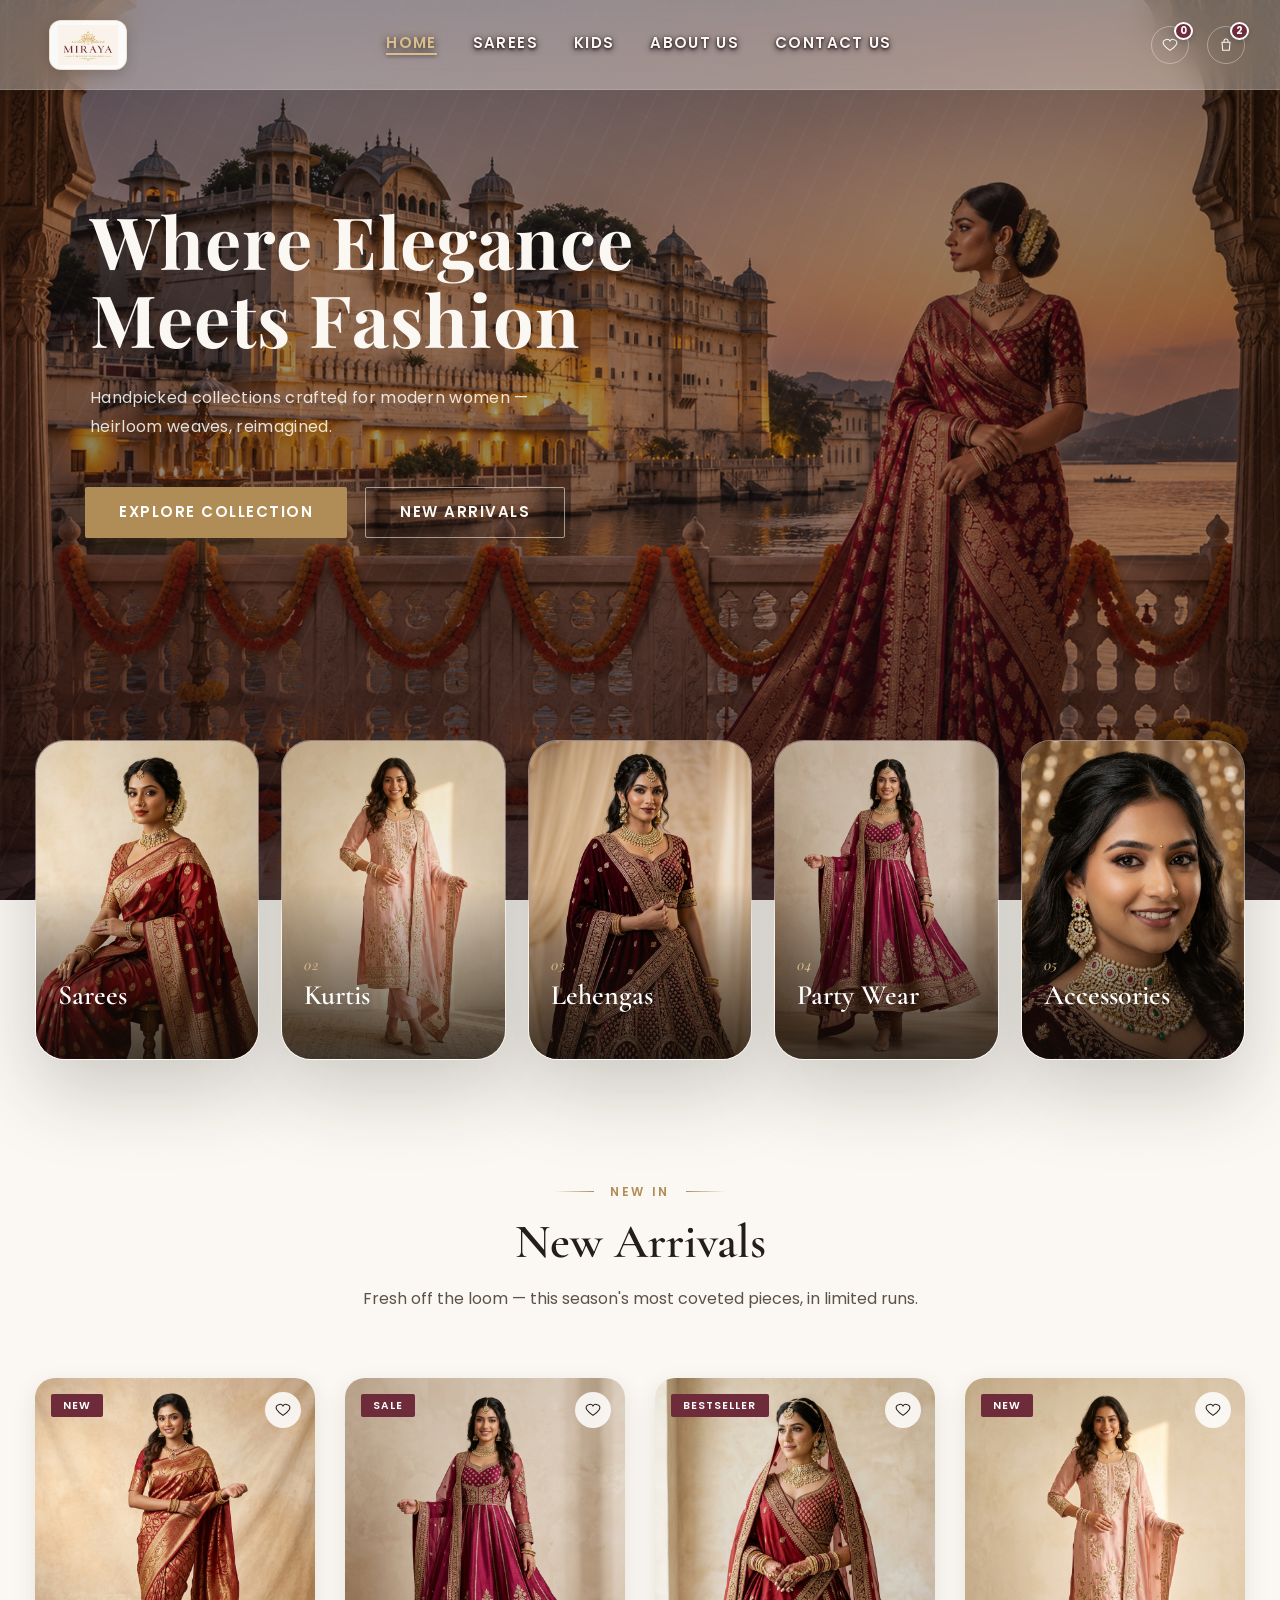
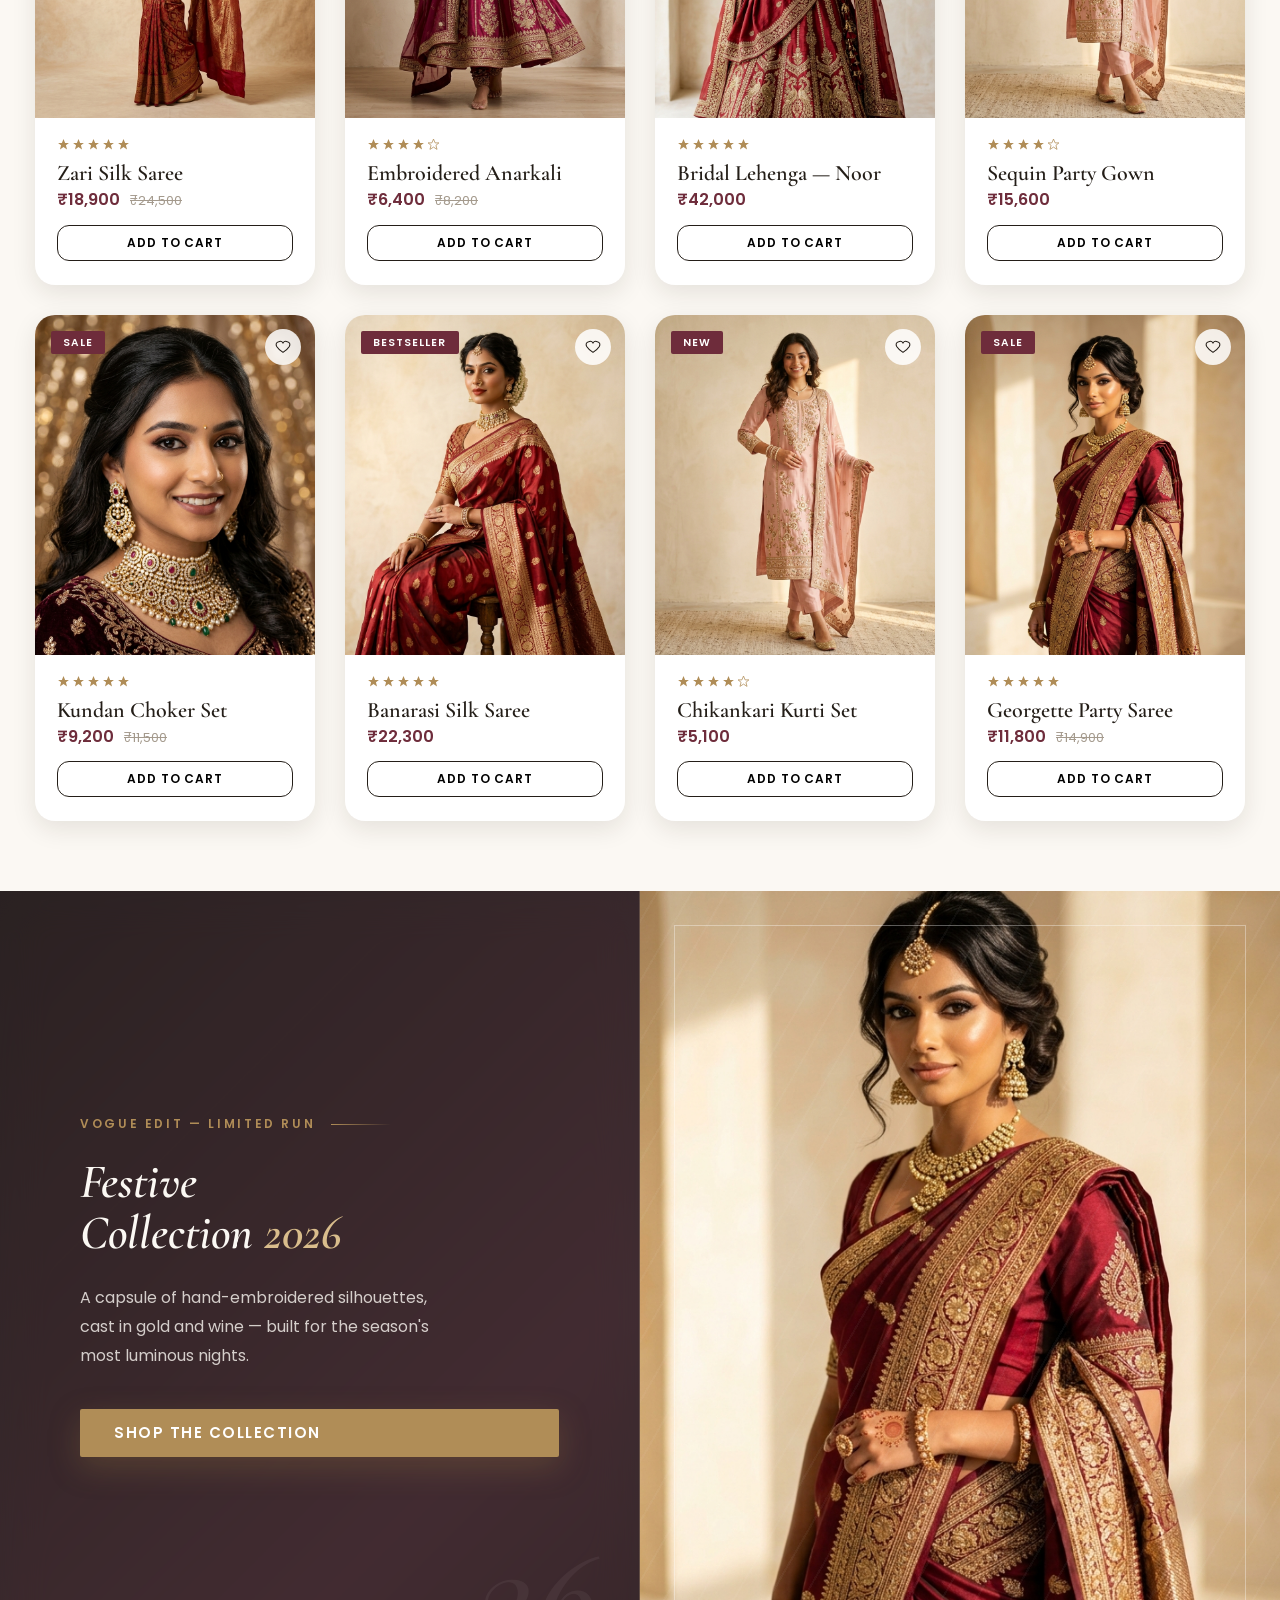
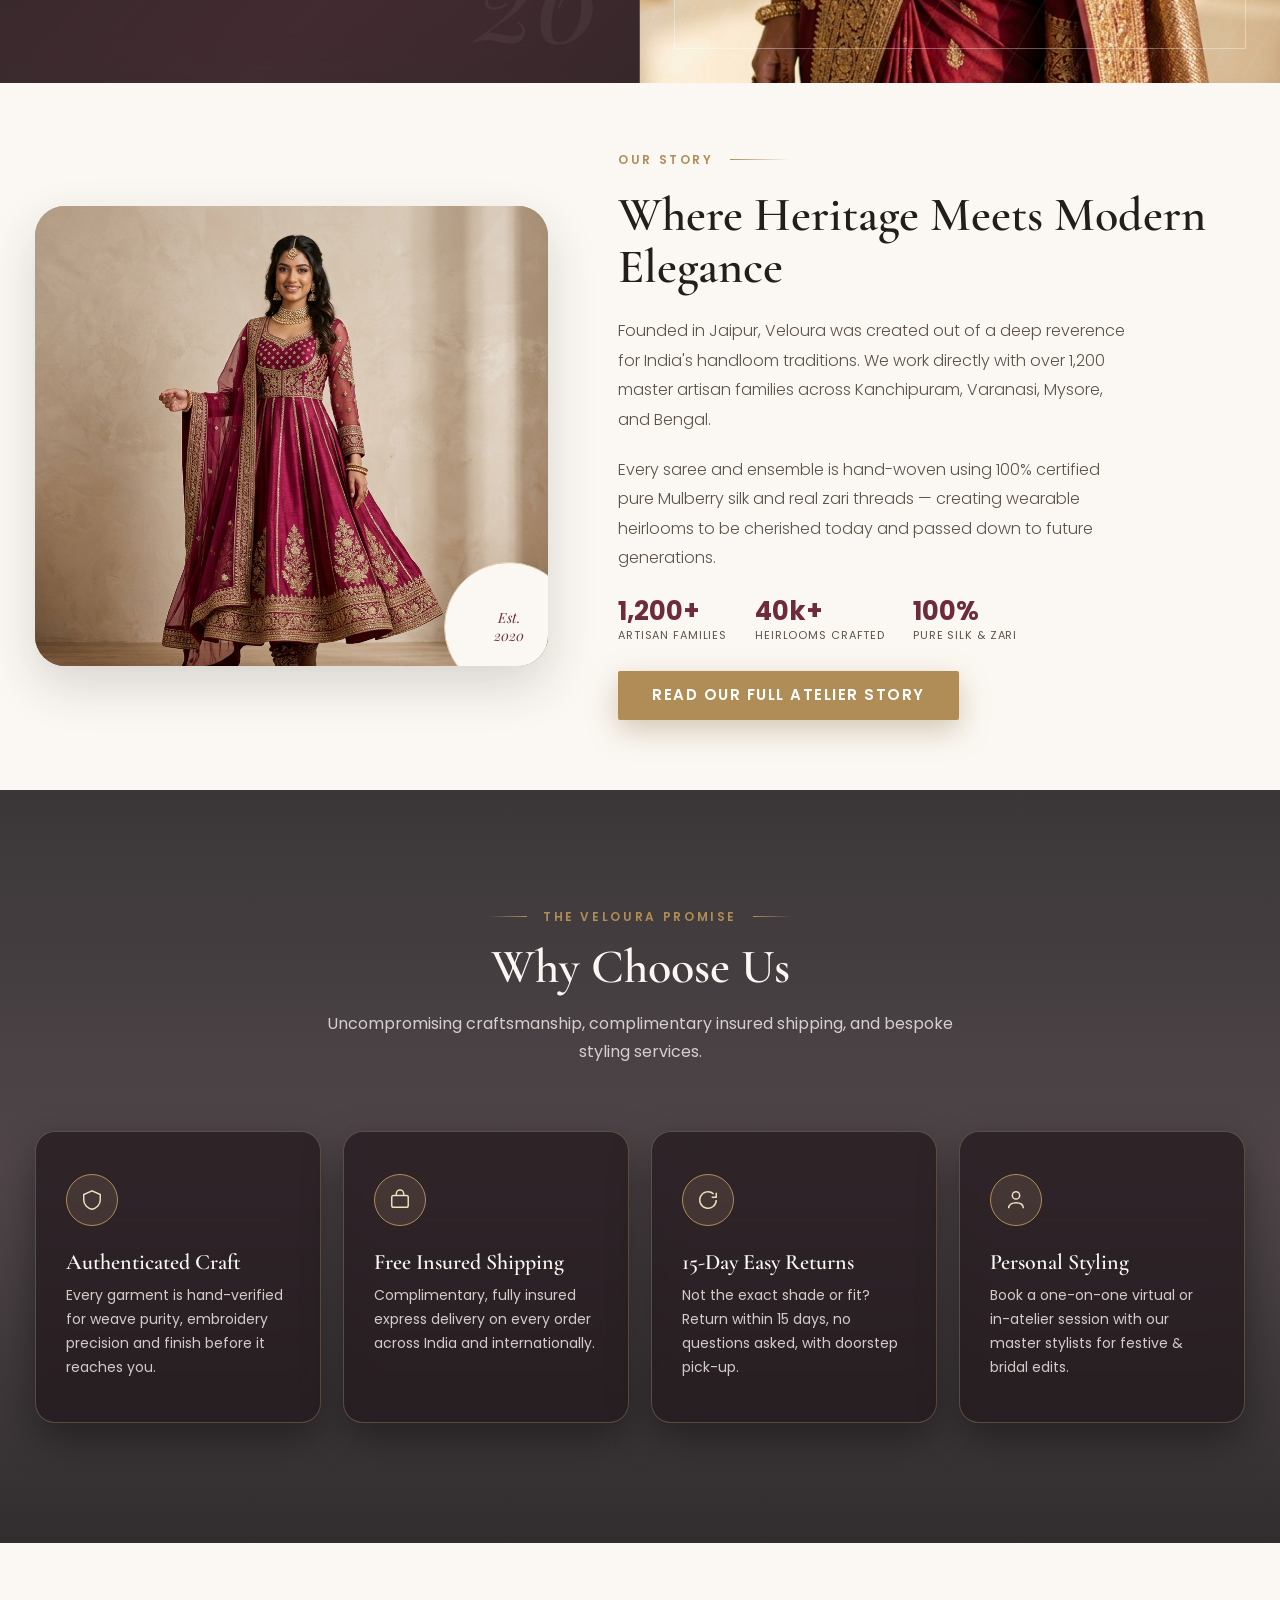
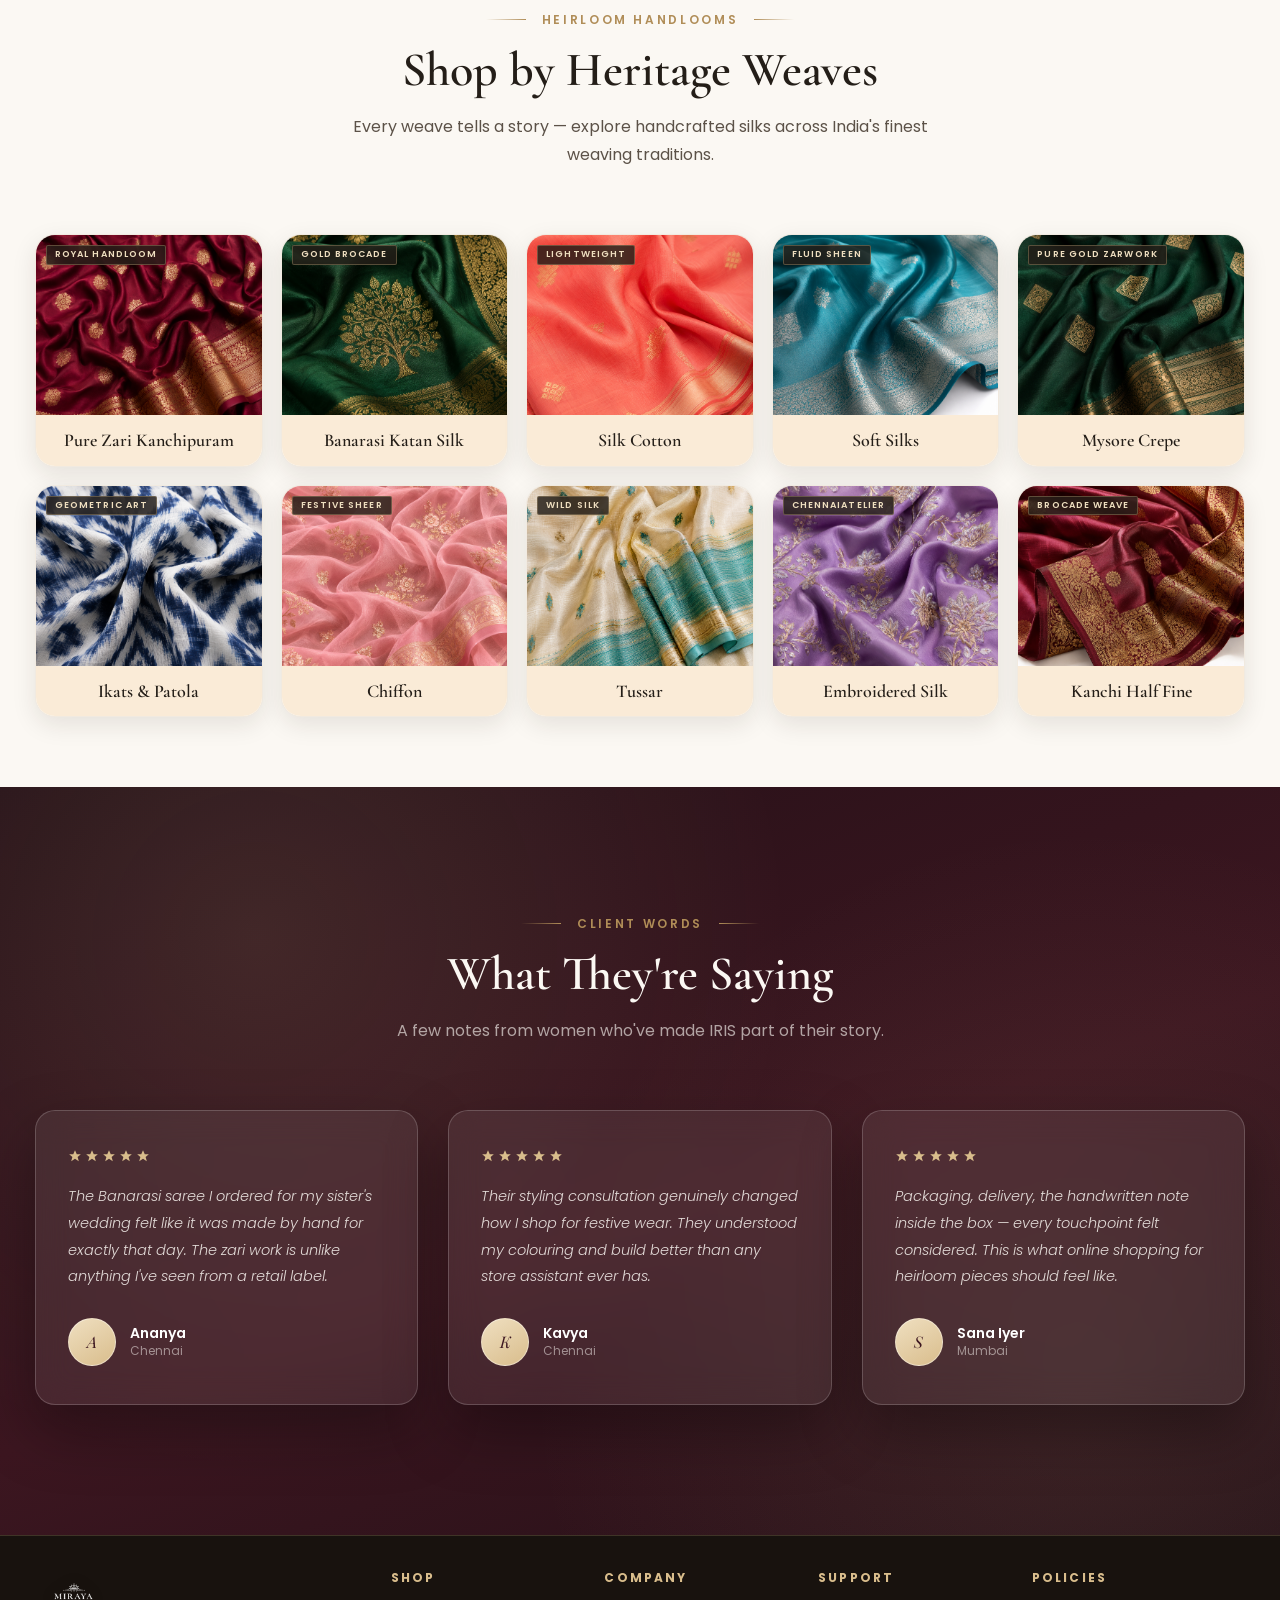
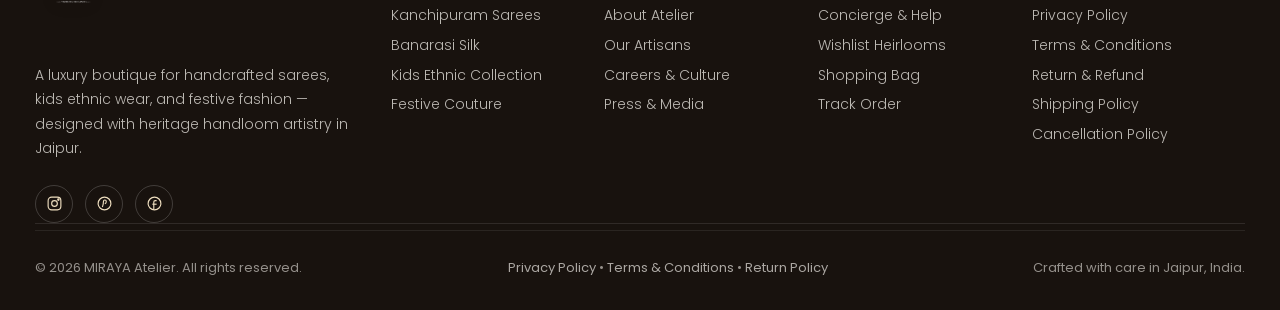
<file: index.html>
<!DOCTYPE html>
<html lang="en">

<head>
  <meta charset="UTF-8">
  <meta name="viewport" content="width=device-width, initial-scale=1.0">
  <link rel="preconnect" href="https://fonts.googleapis.com">
  <link rel="preconnect" href="https://fonts.gstatic.com" crossorigin>
  <link
    href="https://fonts.googleapis.com/css2?family=Cormorant+Garamond:ital,wght@0,400;0,500;0,600;0,700;1,400;1,600&family=Playfair+Display:ital,wght@0,400;0,500;0,600;0,700;1,400;1,700&family=Poppins:ital,wght@0,300;0,400;0,500;0,600;0,700;1,400&display=swap"
    rel="stylesheet">
  <!-- Favicon -->
  <link rel="icon" type="image/png" href="images/new logo.png">
  <link rel="apple-touch-icon" href="images/new logo.png">
  <title>MIRAYA — Timeless Elegance</title>

  <link rel="stylesheet" href="style.css">
</head>

<body>

  <!-- ============ NAVBAR ============ -->
  <header class="navbar" id="navbar">
    <div class="container nav-inner">
      <a href="#home" class="logo-link"><img src="images/new logo.png" alt="MIRAYA — Timeless Elegance"
          class="nav-logo"></a>

      <nav class="nav-links" id="navLinks">
        <a href="#home">Home</a>
        <a href="sarees.html">Sarees</a>
        <a href="kids.html">Kids</a>
        <a href="about.html">About Us</a>
        <a href="contact.html">Contact Us</a>
      </nav>

      <div class="nav-actions">
        
        <a href="wishlist.html" class="icon-btn wishlist-btn-nav" aria-label="Wishlist">
          <svg viewBox="0 0 24 24" fill="none" stroke="currentColor" stroke-width="1.6">
            <path d="M12 20s-7-4.4-9.5-8.6C.7 8 2 4.5 5.5 4a5 5 0 0 1 6.5 2 5 5 0 0 1 6.5-2c3.5.5 4.8 4 3 7.4C19 15.6 12 20 12 20Z" />
          </svg>
          <span class="wishlist-count">2</span>
        </a>
        <a href="cart.html" class="icon-btn cart-btn" aria-label="Cart">
          <svg viewBox="0 0 24 24" fill="none" stroke="currentColor" stroke-width="1.6">
            <path d="M6 8h12l-1 12H7L6 8Z" />
            <path d="M9 8V6a3 3 0 0 1 6 0v2" />
          </svg>
          <span class="cart-count">2</span>
        </a>
        <button class="nav-toggle" id="navToggle" aria-label="Menu">
          <svg viewBox="0 0 24 24" fill="none" stroke="currentColor" stroke-width="1.6">
            <line x1="4" y1="7" x2="20" y2="7" />
            <line x1="4" y1="12" x2="20" y2="12" />
            <line x1="4" y1="17" x2="20" y2="17" />
          </svg>
        </button>
      </div>
    </div>
  </header>

  <!-- ============ HERO ============ -->
  <section class="hero" id="home">
    <div class="hero-overlay"></div>



    <div class="container hero-inner">
      <h1>Where Elegance<br>Meets Fashion</h1>
      <p>Handpicked collections crafted for modern women — heirloom weaves, reimagined.</p>
      <div class="hero-ctas">
        <a href="#categories" class="btn btn-gold">Explore Collection</a>
        <a href="#arrivals" class="btn btn-outline">New Arrivals</a>
      </div>
    </div>

    <div class="scroll-indicator">
      <span>Scroll</span>
      <div class="line"></div>
    </div>
  </section>

  <!-- ============ FEATURED CATEGORIES ============ -->
  <section class="categories" id="categories">
    <div class="container">
      <div class="category-grid">

        <a href="sarees.html" class="category-card reveal">
          <div class="category-swatch swatch-sarees"></div>
          <div class="category-body">
            <div class="category-index">01</div>
            <h3>Sarees</h3>
            <span class="category-link">Shop Now
              <svg viewBox="0 0 24 24" fill="none" stroke="currentColor" stroke-width="2">
                <line x1="5" y1="12" x2="19" y2="12" />
                <polyline points="12 5 19 12 12 19" />
              </svg>
            </span>
          </div>
        </a>

        <a href="#" class="category-card reveal">
          <div class="category-swatch swatch-kurtis"></div>
          <div class="category-body">
            <div class="category-index">02</div>
            <h3>Kurtis</h3>
            <span class="category-link">Shop Now
              <svg viewBox="0 0 24 24" fill="none" stroke="currentColor" stroke-width="2">
                <line x1="5" y1="12" x2="19" y2="12" />
                <polyline points="12 5 19 12 12 19" />
              </svg>
            </span>
          </div>
        </a>

        <a href="#" class="category-card reveal">
          <div class="category-swatch swatch-lehengas"></div>
          <div class="category-body">
            <div class="category-index">03</div>
            <h3>Lehengas</h3>
            <span class="category-link">Shop Now
              <svg viewBox="0 0 24 24" fill="none" stroke="currentColor" stroke-width="2">
                <line x1="5" y1="12" x2="19" y2="12" />
                <polyline points="12 5 19 12 12 19" />
              </svg>
            </span>
          </div>
        </a>

        <a href="#" class="category-card reveal">
          <div class="category-swatch swatch-party"></div>
          <div class="category-body">
            <div class="category-index">04</div>
            <h3>Party Wear</h3>
            <span class="category-link">Shop Now
              <svg viewBox="0 0 24 24" fill="none" stroke="currentColor" stroke-width="2">
                <line x1="5" y1="12" x2="19" y2="12" />
                <polyline points="12 5 19 12 12 19" />
              </svg>
            </span>
          </div>
        </a>

        <a href="#" class="category-card reveal category-accessories-card">
          <div class="category-swatch swatch-accessories"></div>
          <div class="category-body">
            <div class="category-index">05</div>
            <h3>Accessories</h3>
            <span class="category-link">Shop Now
              <svg viewBox="0 0 24 24" fill="none" stroke="currentColor" stroke-width="2">
                <line x1="5" y1="12" x2="19" y2="12" />
                <polyline points="12 5 19 12 12 19" />
              </svg>
            </span>
          </div>
        </a>

      </div>
    </div>
  </section>

  <!-- ============ NEW ARRIVALS ============ -->
  <section class="section" id="arrivals">
    <div class="container">
      <div class="section-head reveal">
        <div class="thread"><span>New In</span></div>
        <h2>New Arrivals</h2>
        <p>Fresh off the loom — this season's most coveted pieces, in limited runs.</p>
      </div>

      <div class="product-grid">
        <!-- Product card template repeated x8 -->
        <div class="product-card reveal">
          <div class="product-media">
            <img src="images/prod_1.png" alt="Zari Silk Saree">
            <span class="badge">New</span>
            <button class="wishlist-btn" aria-label="Add to wishlist"><svg viewBox="0 0 24 24" fill="none"
                stroke="currentColor" stroke-width="1.6">
                <path
                  d="M12 20s-7-4.4-9.5-8.6C.7 8 2 4.5 5.5 4a5 5 0 0 1 6.5 2 5 5 0 0 1 6.5-2c3.5.5 4.8 4 3 7.4C19 15.6 12 20 12 20Z" />
              </svg></button>
            <span class="quick-view">Quick View</span>
          </div>
          <div class="product-info">
            <div class="product-rating">
              <svg viewBox="0 0 24 24" fill="currentColor">
                <polygon points="12 2 15 9 22 9 16.5 13.5 18.5 21 12 16.8 5.5 21 7.5 13.5 2 9 9 9" />
              </svg>
              <svg viewBox="0 0 24 24" fill="currentColor">
                <polygon points="12 2 15 9 22 9 16.5 13.5 18.5 21 12 16.8 5.5 21 7.5 13.5 2 9 9 9" />
              </svg>
              <svg viewBox="0 0 24 24" fill="currentColor">
                <polygon points="12 2 15 9 22 9 16.5 13.5 18.5 21 12 16.8 5.5 21 7.5 13.5 2 9 9 9" />
              </svg>
              <svg viewBox="0 0 24 24" fill="currentColor">
                <polygon points="12 2 15 9 22 9 16.5 13.5 18.5 21 12 16.8 5.5 21 7.5 13.5 2 9 9 9" />
              </svg>
              <svg viewBox="0 0 24 24" fill="currentColor">
                <polygon points="12 2 15 9 22 9 16.5 13.5 18.5 21 12 16.8 5.5 21 7.5 13.5 2 9 9 9" />
              </svg>
            </div>
            <h4>Zari Silk Saree</h4>
            <div class="product-price"><span class="price-now">₹18,900</span><span class="price-old">₹24,500</span>
            </div>
            <button class="add-cart">Add to Cart</button>
          </div>
        </div>

        <div class="product-card reveal">
          <div class="product-media">
            <img src="images/prod_2.png" alt="Embroidered Anarkali Kurti">
            <span class="badge">Sale</span>
            <button class="wishlist-btn" aria-label="Add to wishlist"><svg viewBox="0 0 24 24" fill="none"
                stroke="currentColor" stroke-width="1.6">
                <path
                  d="M12 20s-7-4.4-9.5-8.6C.7 8 2 4.5 5.5 4a5 5 0 0 1 6.5 2 5 5 0 0 1 6.5-2c3.5.5 4.8 4 3 7.4C19 15.6 12 20 12 20Z" />
              </svg></button>
            <a href="product-details.html" class="quick-view">Quick View</a>
          </div>
          <div class="product-info">
            <div class="product-rating">
              <svg viewBox="0 0 24 24" fill="currentColor">
                <polygon points="12 2 15 9 22 9 16.5 13.5 18.5 21 12 16.8 5.5 21 7.5 13.5 2 9 9 9" />
              </svg>
              <svg viewBox="0 0 24 24" fill="currentColor">
                <polygon points="12 2 15 9 22 9 16.5 13.5 18.5 21 12 16.8 5.5 21 7.5 13.5 2 9 9 9" />
              </svg>
              <svg viewBox="0 0 24 24" fill="currentColor">
                <polygon points="12 2 15 9 22 9 16.5 13.5 18.5 21 12 16.8 5.5 21 7.5 13.5 2 9 9 9" />
              </svg>
              <svg viewBox="0 0 24 24" fill="currentColor">
                <polygon points="12 2 15 9 22 9 16.5 13.5 18.5 21 12 16.8 5.5 21 7.5 13.5 2 9 9 9" />
              </svg>
              <svg viewBox="0 0 24 24" fill="none" stroke="currentColor" stroke-width="1.4">
                <polygon points="12 2 15 9 22 9 16.5 13.5 18.5 21 12 16.8 5.5 21 7.5 13.5 2 9 9 9" />
              </svg>
            </div>
            <h4>Embroidered Anarkali</h4>
            <div class="product-price"><span class="price-now">₹6,400</span><span class="price-old">₹8,200</span></div>
            <button class="add-cart">Add to Cart</button>
          </div>
        </div>

        <div class="product-card reveal">
          <div class="product-media">
            <img src="images/prod_3.png" alt="Bridal Lehenga — Noor">
            <span class="badge">Bestseller</span>
            <button class="wishlist-btn" aria-label="Add to wishlist"><svg viewBox="0 0 24 24" fill="none"
                stroke="currentColor" stroke-width="1.6">
                <path
                  d="M12 20s-7-4.4-9.5-8.6C.7 8 2 4.5 5.5 4a5 5 0 0 1 6.5 2 5 5 0 0 1 6.5-2c3.5.5 4.8 4 3 7.4C19 15.6 12 20 12 20Z" />
              </svg></button>
            <a href="product-details.html" class="quick-view">Quick View</a>
          </div>
          <div class="product-info">
            <div class="product-rating">
              <svg viewBox="0 0 24 24" fill="currentColor">
                <polygon points="12 2 15 9 22 9 16.5 13.5 18.5 21 12 16.8 5.5 21 7.5 13.5 2 9 9 9" />
              </svg>
              <svg viewBox="0 0 24 24" fill="currentColor">
                <polygon points="12 2 15 9 22 9 16.5 13.5 18.5 21 12 16.8 5.5 21 7.5 13.5 2 9 9 9" />
              </svg>
              <svg viewBox="0 0 24 24" fill="currentColor">
                <polygon points="12 2 15 9 22 9 16.5 13.5 18.5 21 12 16.8 5.5 21 7.5 13.5 2 9 9 9" />
              </svg>
              <svg viewBox="0 0 24 24" fill="currentColor">
                <polygon points="12 2 15 9 22 9 16.5 13.5 18.5 21 12 16.8 5.5 21 7.5 13.5 2 9 9 9" />
              </svg>
              <svg viewBox="0 0 24 24" fill="currentColor">
                <polygon points="12 2 15 9 22 9 16.5 13.5 18.5 21 12 16.8 5.5 21 7.5 13.5 2 9 9 9" />
              </svg>
            </div>
            <h4>Bridal Lehenga — Noor</h4>
            <div class="product-price"><span class="price-now">₹42,000</span></div>
            <button class="add-cart">Add to Cart</button>
          </div>
        </div>

        <div class="product-card reveal">
          <div class="product-media">
            <img src="images/cat_kurtis.png" alt="Sequin Party Gown">
            <span class="badge">New</span>
            <button class="wishlist-btn" aria-label="Add to wishlist"><svg viewBox="0 0 24 24" fill="none"
                stroke="currentColor" stroke-width="1.6">
                <path
                  d="M12 20s-7-4.4-9.5-8.6C.7 8 2 4.5 5.5 4a5 5 0 0 1 6.5 2 5 5 0 0 1 6.5-2c3.5.5 4.8 4 3 7.4C19 15.6 12 20 12 20Z" />
              </svg></button>
            <a href="product-details.html" class="quick-view">Quick View</a>
          </div>
          <div class="product-info">
            <div class="product-rating">
              <svg viewBox="0 0 24 24" fill="currentColor">
                <polygon points="12 2 15 9 22 9 16.5 13.5 18.5 21 12 16.8 5.5 21 7.5 13.5 2 9 9 9" />
              </svg>
              <svg viewBox="0 0 24 24" fill="currentColor">
                <polygon points="12 2 15 9 22 9 16.5 13.5 18.5 21 12 16.8 5.5 21 7.5 13.5 2 9 9 9" />
              </svg>
              <svg viewBox="0 0 24 24" fill="currentColor">
                <polygon points="12 2 15 9 22 9 16.5 13.5 18.5 21 12 16.8 5.5 21 7.5 13.5 2 9 9 9" />
              </svg>
              <svg viewBox="0 0 24 24" fill="currentColor">
                <polygon points="12 2 15 9 22 9 16.5 13.5 18.5 21 12 16.8 5.5 21 7.5 13.5 2 9 9 9" />
              </svg>
              <svg viewBox="0 0 24 24" fill="none" stroke="currentColor" stroke-width="1.4">
                <polygon points="12 2 15 9 22 9 16.5 13.5 18.5 21 12 16.8 5.5 21 7.5 13.5 2 9 9 9" />
              </svg>
            </div>
            <h4>Sequin Party Gown</h4>
            <div class="product-price"><span class="price-now">₹15,600</span></div>
            <button class="add-cart">Add to Cart</button>
          </div>
        </div>

        <div class="product-card reveal">
          <div class="product-media">
            <img src="images/prod_5.png" alt="Kundan Choker Set">
            <span class="badge">Sale</span>
            <button class="wishlist-btn" aria-label="Add to wishlist"><svg viewBox="0 0 24 24" fill="none"
                stroke="currentColor" stroke-width="1.6">
                <path
                  d="M12 20s-7-4.4-9.5-8.6C.7 8 2 4.5 5.5 4a5 5 0 0 1 6.5 2 5 5 0 0 1 6.5-2c3.5.5 4.8 4 3 7.4C19 15.6 12 20 12 20Z" />
              </svg></button>
            <a href="product-details.html" class="quick-view">Quick View</a>
          </div>
          <div class="product-info">
            <div class="product-rating">
              <svg viewBox="0 0 24 24" fill="currentColor">
                <polygon points="12 2 15 9 22 9 16.5 13.5 18.5 21 12 16.8 5.5 21 7.5 13.5 2 9 9 9" />
              </svg>
              <svg viewBox="0 0 24 24" fill="currentColor">
                <polygon points="12 2 15 9 22 9 16.5 13.5 18.5 21 12 16.8 5.5 21 7.5 13.5 2 9 9 9" />
              </svg>
              <svg viewBox="0 0 24 24" fill="currentColor">
                <polygon points="12 2 15 9 22 9 16.5 13.5 18.5 21 12 16.8 5.5 21 7.5 13.5 2 9 9 9" />
              </svg>
              <svg viewBox="0 0 24 24" fill="currentColor">
                <polygon points="12 2 15 9 22 9 16.5 13.5 18.5 21 12 16.8 5.5 21 7.5 13.5 2 9 9 9" />
              </svg>
              <svg viewBox="0 0 24 24" fill="currentColor">
                <polygon points="12 2 15 9 22 9 16.5 13.5 18.5 21 12 16.8 5.5 21 7.5 13.5 2 9 9 9" />
              </svg>
            </div>
            <h4>Kundan Choker Set</h4>
            <div class="product-price"><span class="price-now">₹9,200</span><span class="price-old">₹11,500</span></div>
            <button class="add-cart">Add to Cart</button>
          </div>
        </div>

        <div class="product-card reveal">
          <div class="product-media">
            <img src="images/prod_6.png" alt="Banarasi Silk Saree">
            <span class="badge">Bestseller</span>
            <button class="wishlist-btn" aria-label="Add to wishlist"><svg viewBox="0 0 24 24" fill="none"
                stroke="currentColor" stroke-width="1.6">
                <path
                  d="M12 20s-7-4.4-9.5-8.6C.7 8 2 4.5 5.5 4a5 5 0 0 1 6.5 2 5 5 0 0 1 6.5-2c3.5.5 4.8 4 3 7.4C19 15.6 12 20 12 20Z" />
              </svg></button>
            <a href="product-details.html" class="quick-view">Quick View</a>
          </div>
          <div class="product-info">
            <div class="product-rating">
              <svg viewBox="0 0 24 24" fill="currentColor">
                <polygon points="12 2 15 9 22 9 16.5 13.5 18.5 21 12 16.8 5.5 21 7.5 13.5 2 9 9 9" />
              </svg>
              <svg viewBox="0 0 24 24" fill="currentColor">
                <polygon points="12 2 15 9 22 9 16.5 13.5 18.5 21 12 16.8 5.5 21 7.5 13.5 2 9 9 9" />
              </svg>
              <svg viewBox="0 0 24 24" fill="currentColor">
                <polygon points="12 2 15 9 22 9 16.5 13.5 18.5 21 12 16.8 5.5 21 7.5 13.5 2 9 9 9" />
              </svg>
              <svg viewBox="0 0 24 24" fill="currentColor">
                <polygon points="12 2 15 9 22 9 16.5 13.5 18.5 21 12 16.8 5.5 21 7.5 13.5 2 9 9 9" />
              </svg>
              <svg viewBox="0 0 24 24" fill="currentColor">
                <polygon points="12 2 15 9 22 9 16.5 13.5 18.5 21 12 16.8 5.5 21 7.5 13.5 2 9 9 9" />
              </svg>
            </div>
            <h4>Banarasi Silk Saree</h4>
            <div class="product-price"><span class="price-now">₹22,300</span></div>
            <button class="add-cart">Add to Cart</button>
          </div>
        </div>

        <div class="product-card reveal">
          <div class="product-media">
            <img src="images/prod_7.png" alt="Chikankari Kurti Set">
            <span class="badge">New</span>
            <button class="wishlist-btn" aria-label="Add to wishlist"><svg viewBox="0 0 24 24" fill="none"
                stroke="currentColor" stroke-width="1.6">
                <path
                  d="M12 20s-7-4.4-9.5-8.6C.7 8 2 4.5 5.5 4a5 5 0 0 1 6.5 2 5 5 0 0 1 6.5-2c3.5.5 4.8 4 3 7.4C19 15.6 12 20 12 20Z" />
              </svg></button>
            <a href="product-details.html" class="quick-view">Quick View</a>
          </div>
          <div class="product-info">
            <div class="product-rating">
              <svg viewBox="0 0 24 24" fill="currentColor">
                <polygon points="12 2 15 9 22 9 16.5 13.5 18.5 21 12 16.8 5.5 21 7.5 13.5 2 9 9 9" />
              </svg>
              <svg viewBox="0 0 24 24" fill="currentColor">
                <polygon points="12 2 15 9 22 9 16.5 13.5 18.5 21 12 16.8 5.5 21 7.5 13.5 2 9 9 9" />
              </svg>
              <svg viewBox="0 0 24 24" fill="currentColor">
                <polygon points="12 2 15 9 22 9 16.5 13.5 18.5 21 12 16.8 5.5 21 7.5 13.5 2 9 9 9" />
              </svg>
              <svg viewBox="0 0 24 24" fill="currentColor">
                <polygon points="12 2 15 9 22 9 16.5 13.5 18.5 21 12 16.8 5.5 21 7.5 13.5 2 9 9 9" />
              </svg>
              <svg viewBox="0 0 24 24" fill="none" stroke="currentColor" stroke-width="1.4">
                <polygon points="12 2 15 9 22 9 16.5 13.5 18.5 21 12 16.8 5.5 21 7.5 13.5 2 9 9 9" />
              </svg>
            </div>
            <h4>Chikankari Kurti Set</h4>
            <div class="product-price"><span class="price-now">₹5,100</span></div>
            <button class="add-cart">Add to Cart</button>
          </div>
        </div>

        <div class="product-card reveal">
          <div class="product-media">
            <img src="images/prod_8.png" alt="Georgette Party Saree">
            <span class="badge">Sale</span>
            <button class="wishlist-btn" aria-label="Add to wishlist"><svg viewBox="0 0 24 24" fill="none"
                stroke="currentColor" stroke-width="1.6">
                <path
                  d="M12 20s-7-4.4-9.5-8.6C.7 8 2 4.5 5.5 4a5 5 0 0 1 6.5 2 5 5 0 0 1 6.5-2c3.5.5 4.8 4 3 7.4C19 15.6 12 20 12 20Z" />
              </svg></button>
            <a href="product-details.html" class="quick-view">Quick View</a>
          </div>
          <div class="product-info">
            <div class="product-rating">
              <svg viewBox="0 0 24 24" fill="currentColor">
                <polygon points="12 2 15 9 22 9 16.5 13.5 18.5 21 12 16.8 5.5 21 7.5 13.5 2 9 9 9" />
              </svg>
              <svg viewBox="0 0 24 24" fill="currentColor">
                <polygon points="12 2 15 9 22 9 16.5 13.5 18.5 21 12 16.8 5.5 21 7.5 13.5 2 9 9 9" />
              </svg>
              <svg viewBox="0 0 24 24" fill="currentColor">
                <polygon points="12 2 15 9 22 9 16.5 13.5 18.5 21 12 16.8 5.5 21 7.5 13.5 2 9 9 9" />
              </svg>
              <svg viewBox="0 0 24 24" fill="currentColor">
                <polygon points="12 2 15 9 22 9 16.5 13.5 18.5 21 12 16.8 5.5 21 7.5 13.5 2 9 9 9" />
              </svg>
              <svg viewBox="0 0 24 24" fill="currentColor">
                <polygon points="12 2 15 9 22 9 16.5 13.5 18.5 21 12 16.8 5.5 21 7.5 13.5 2 9 9 9" />
              </svg>
            </div>
            <h4>Georgette Party Saree</h4>
            <div class="product-price"><span class="price-now">₹11,800</span><span class="price-old">₹14,900</span>
            </div>
            <button class="add-cart">Add to Cart</button>
          </div>
        </div>

      </div>
    </div>
  </section>

  <!-- ============ COLLECTION BANNER — split screen ============ -->
  <section class="split" id="collection">
    <div class="split-left">
      <div class="thread thread--left"><span>Vogue Edit — Limited Run</span></div>
      <h2>Festive<br>Collection <em>2026</em></h2>
      <p>A capsule of hand-embroidered silhouettes, cast in gold and wine — built for the season's most luminous nights.
      </p>
      <a href="#" class="btn btn-gold">Shop the Collection</a>
      <div class="split-year">26</div>
    </div>
    <div class="split-right">
      <div class="split-image"></div>
      <div class="split-frame"></div>
    </div>
  </section>

  <!-- ============ ABOUT US ============ -->
  <section class="section" id="about">
    <div class="container about">
      <div class="about-media reveal">
        <img src="images/about.png" alt="Veloura ChennaiAtelier Craftsmanship" class="about-img" loading="lazy">
        <div class="about-badge">Est.<br>2020</div>
      </div>
      <div class="about-copy reveal">
        <div class="thread thread--left"><span>Our Story</span></div>
        <h2>Where Heritage Meets Modern Elegance</h2>
        <p>Founded in Jaipur, Veloura was created out of a deep reverence for India's handloom traditions. We work
          directly with over 1,200 master artisan families across Kanchipuram, Varanasi, Mysore, and Bengal.</p>
        <p>Every saree and ensemble is hand-woven using 100% certified pure Mulberry silk and real zari threads —
          creating wearable heirlooms to be cherished today and passed down to future generations.</p>
        <div class="about-stats">
          <div><strong>1,200+</strong><span>Artisan Families</span></div>
          <div><strong>40k+</strong><span>Heirlooms Crafted</span></div>
          <div><strong>100%</strong><span>Pure Silk &amp; Zari</span></div>
        </div>
        <a href="about.html" class="btn btn-gold" style="margin-top: 28px; display: inline-flex;">Read Our Full Atelier
          Story</a>
      </div>
    </div>
  </section>

  <!-- ============ WHY CHOOSE US ============ -->
  <section class="section section-alt" id="why-us">
    <div class="container">
      <div class="section-head reveal">
        <div class="thread"><span>The Veloura Promise</span></div>
        <h2>Why Choose Us</h2>
        <p>Uncompromising craftsmanship, complimentary insured shipping, and bespoke styling services.</p>
      </div>

      <div class="why-grid reveal">
        <div class="why-card">
          <div class="why-icon"><svg viewBox="0 0 24 24" fill="none" stroke="currentColor" stroke-width="1.6">
              <path d="M12 2 3 6v6c0 5 4 9 9 10 5-1 9-5 9-10V6l-9-4Z" />
            </svg></div>
          <h4>Authenticated Craft</h4>
          <p>Every garment is hand-verified for weave purity, embroidery precision and finish before it reaches you.</p>
        </div>
        <div class="why-card">
          <div class="why-icon"><svg viewBox="0 0 24 24" fill="none" stroke="currentColor" stroke-width="1.6">
              <rect x="3" y="7" width="18" height="13" rx="2" />
              <path d="M8 7V5a4 4 0 0 1 8 0v2" />
            </svg></div>
          <h4>Free Insured Shipping</h4>
          <p>Complimentary, fully insured express delivery on every order across India and internationally.</p>
        </div>
        <div class="why-card">
          <div class="why-icon"><svg viewBox="0 0 24 24" fill="none" stroke="currentColor" stroke-width="1.6">
              <path d="M21 12a9 9 0 1 1-3-6.7" />
              <polyline points="21 4 21 9 16 9" />
            </svg></div>
          <h4>15-Day Easy Returns</h4>
          <p>Not the exact shade or fit? Return within 15 days, no questions asked, with doorstep pick-up.</p>
        </div>
        <div class="why-card">
          <div class="why-icon"><svg viewBox="0 0 24 24" fill="none" stroke="currentColor" stroke-width="1.6">
              <path d="M20 21c0-4-3.5-6-8-6s-8 2-8 6" />
              <circle cx="12" cy="7" r="4" />
            </svg></div>
          <h4>Personal Styling</h4>
          <p>Book a one-on-one virtual or in-atelier session with our master stylists for festive &amp; bridal edits.
          </p>
        </div>
      </div>
    </div>
  </section>



  <!-- ============ HERITAGE WEAVES — SHOP BY CATEGORY ============ -->
  <section class="section weave-section" id="weaves">
    <div class="container">
      <div class="section-head reveal">
        <div class="thread"><span>Heirloom Handlooms</span></div>
        <h2>Shop by Heritage Weaves</h2>
        <p>Every weave tells a story — explore handcrafted silks across India's finest weaving traditions.</p>
      </div>

      <div class="weave-grid reveal">

        <a href="product-details.html" class="weave-card">
          <div class="weave-media">
            <img src="images/pure gold.png" alt="Pure Zari Kanchipuram" loading="lazy">
            <span class="weave-badge">Royal Handloom</span>
            <span class="weave-overlay-btn">Explore Collection <svg viewBox="0 0 24 24" fill="none"
                stroke="currentColor" stroke-width="2">
                <line x1="5" y1="12" x2="19" y2="12" />
                <polyline points="12 5 19 12 12 19" />
              </svg></span>
          </div>
          <div class="weave-info">
            <h4>Pure Zari Kanchipuram</h4>
          </div>
        </a>

        <a href="sarees.html" class="weave-card">
          <div class="weave-media">
            <img src="images/banarashi.png" alt="Banarasi Katan Silk" loading="lazy">
            <span class="weave-badge">Gold Brocade</span>
            <span class="weave-overlay-btn">Explore Collection <svg viewBox="0 0 24 24" fill="none"
                stroke="currentColor" stroke-width="2">
                <line x1="5" y1="12" x2="19" y2="12" />
                <polyline points="12 5 19 12 12 19" />
              </svg></span>
          </div>
          <div class="weave-info">
            <h4>Banarasi Katan Silk</h4>
          </div>
        </a>

        <a href="sarees.html" class="weave-card">
          <div class="weave-media">
            <img src="images/silk cotton.png" alt="Silk Cotton" loading="lazy">
            <span class="weave-badge">Lightweight</span>
            <span class="weave-overlay-btn">Explore Collection <svg viewBox="0 0 24 24" fill="none"
                stroke="currentColor" stroke-width="2">
                <line x1="5" y1="12" x2="19" y2="12" />
                <polyline points="12 5 19 12 12 19" />
              </svg></span>
          </div>
          <div class="weave-info">
            <h4>Silk Cotton</h4>
          </div>
        </a>

        <a href="sarees.html" class="weave-card">
          <div class="weave-media">
            <img src="images/soft silk.png" alt="Soft Silks" loading="lazy">
            <span class="weave-badge">Fluid Sheen</span>
            <span class="weave-overlay-btn">Explore Collection <svg viewBox="0 0 24 24" fill="none"
                stroke="currentColor" stroke-width="2">
                <line x1="5" y1="12" x2="19" y2="12" />
                <polyline points="12 5 19 12 12 19" />
              </svg></span>
          </div>
          <div class="weave-info">
            <h4>Soft Silks</h4>
          </div>
        </a>

        <a href="sarees.html" class="weave-card">
          <div class="weave-media">
            <img src="images/Mysore.png" alt="Mysore Crepe" loading="lazy">
            <span class="weave-badge">Pure Gold Zarwork</span>
            <span class="weave-overlay-btn">Explore Collection <svg viewBox="0 0 24 24" fill="none"
                stroke="currentColor" stroke-width="2">
                <line x1="5" y1="12" x2="19" y2="12" />
                <polyline points="12 5 19 12 12 19" />
              </svg></span>
          </div>
          <div class="weave-info">
            <h4>Mysore Crepe</h4>
          </div>
        </a>

        <a href="sarees.html" class="weave-card">
          <div class="weave-media">
            <img src="images/ikat.png" alt="Ikats & Patola" loading="lazy">
            <span class="weave-badge">Geometric Art</span>
            <span class="weave-overlay-btn">Explore Collection <svg viewBox="0 0 24 24" fill="none"
                stroke="currentColor" stroke-width="2">
                <line x1="5" y1="12" x2="19" y2="12" />
                <polyline points="12 5 19 12 12 19" />
              </svg></span>
          </div>
          <div class="weave-info">
            <h4>Ikats &amp; Patola</h4>
          </div>
        </a>

        <a href="sarees.html" class="weave-card">
          <div class="weave-media">
            <img src="images/semi transparen.png" alt="Chiffon" loading="lazy">
            <span class="weave-badge">Festive Sheer</span>
            <span class="weave-overlay-btn">Explore Collection <svg viewBox="0 0 24 24" fill="none"
                stroke="currentColor" stroke-width="2">
                <line x1="5" y1="12" x2="19" y2="12" />
                <polyline points="12 5 19 12 12 19" />
              </svg></span>
          </div>
          <div class="weave-info">
            <h4>Chiffon</h4>
          </div>
        </a>

        <a href="sarees.html" class="weave-card">
          <div class="weave-media">
            <img src="images/Tusser.png" alt="Tussar" loading="lazy">
            <span class="weave-badge">Wild Silk</span>
            <span class="weave-overlay-btn">Explore Collection <svg viewBox="0 0 24 24" fill="none"
                stroke="currentColor" stroke-width="2">
                <line x1="5" y1="12" x2="19" y2="12" />
                <polyline points="12 5 19 12 12 19" />
              </svg></span>
          </div>
          <div class="weave-info">
            <h4>Tussar</h4>
          </div>
        </a>

        <a href="sarees.html" class="weave-card">
          <div class="weave-media">
            <img src="images/embroidered silk.png" alt="Embroidered Silk" loading="lazy">
            <span class="weave-badge">ChennaiAtelier</span>
            <span class="weave-overlay-btn">Explore Collection <svg viewBox="0 0 24 24" fill="none"
                stroke="currentColor" stroke-width="2">
                <line x1="5" y1="12" x2="19" y2="12" />
                <polyline points="12 5 19 12 12 19" />
              </svg></span>
          </div>
          <div class="weave-info">
            <h4>Embroidered Silk</h4>
          </div>
        </a>

        <a href="#categories" class="weave-card">
          <div class="weave-media">
            <img src="images/image.png" alt="Kanchi Half Fine" loading="lazy">
            <span class="weave-badge">Brocade Weave</span>
            <span class="weave-overlay-btn">Explore Collection <svg viewBox="0 0 24 24" fill="none"
                stroke="currentColor" stroke-width="2">
                <line x1="5" y1="12" x2="19" y2="12" />
                <polyline points="12 5 19 12 12 19" />
              </svg></span>
          </div>
          <div class="weave-info">
            <h4>Kanchi Half Fine</h4>
          </div>
        </a>

      </div>
    </div>
  </section>

  <!-- ============ TESTIMONIALS ============ -->
  <section class="testimonials">
    <div class="container">
      <div class="section-head reveal">
        <div class="thread"><span>Client Words</span></div>
        <h2>What They're Saying</h2>
        <p>A few notes from women who've made IRIS part of their story.</p>
      </div>

      <div class="testimonial-grid">
        <div class="testimonial-card reveal">
          <div class="testimonial-stars">
            <svg viewBox="0 0 24 24" fill="currentColor">
              <polygon points="12 2 15 9 22 9 16.5 13.5 18.5 21 12 16.8 5.5 21 7.5 13.5 2 9 9 9" />
            </svg>
            <svg viewBox="0 0 24 24" fill="currentColor">
              <polygon points="12 2 15 9 22 9 16.5 13.5 18.5 21 12 16.8 5.5 21 7.5 13.5 2 9 9 9" />
            </svg>
            <svg viewBox="0 0 24 24" fill="currentColor">
              <polygon points="12 2 15 9 22 9 16.5 13.5 18.5 21 12 16.8 5.5 21 7.5 13.5 2 9 9 9" />
            </svg>
            <svg viewBox="0 0 24 24" fill="currentColor">
              <polygon points="12 2 15 9 22 9 16.5 13.5 18.5 21 12 16.8 5.5 21 7.5 13.5 2 9 9 9" />
            </svg>
            <svg viewBox="0 0 24 24" fill="currentColor">
              <polygon points="12 2 15 9 22 9 16.5 13.5 18.5 21 12 16.8 5.5 21 7.5 13.5 2 9 9 9" />
            </svg>
          </div>
          <p>The Banarasi saree I ordered for my sister's wedding felt like it was made by hand for exactly that day.
            The zari work is unlike anything I've seen from a retail label.</p>
          <div class="testimonial-person">
            <div class="avatar">A</div>
            <div><strong>Ananya</strong><span>Chennai</span></div>
          </div>
        </div>

        <div class="testimonial-card reveal">
          <div class="testimonial-stars">
            <svg viewBox="0 0 24 24" fill="currentColor">
              <polygon points="12 2 15 9 22 9 16.5 13.5 18.5 21 12 16.8 5.5 21 7.5 13.5 2 9 9 9" />
            </svg>
            <svg viewBox="0 0 24 24" fill="currentColor">
              <polygon points="12 2 15 9 22 9 16.5 13.5 18.5 21 12 16.8 5.5 21 7.5 13.5 2 9 9 9" />
            </svg>
            <svg viewBox="0 0 24 24" fill="currentColor">
              <polygon points="12 2 15 9 22 9 16.5 13.5 18.5 21 12 16.8 5.5 21 7.5 13.5 2 9 9 9" />
            </svg>
            <svg viewBox="0 0 24 24" fill="currentColor">
              <polygon points="12 2 15 9 22 9 16.5 13.5 18.5 21 12 16.8 5.5 21 7.5 13.5 2 9 9 9" />
            </svg>
            <svg viewBox="0 0 24 24" fill="currentColor">
              <polygon points="12 2 15 9 22 9 16.5 13.5 18.5 21 12 16.8 5.5 21 7.5 13.5 2 9 9 9" />
            </svg>
          </div>
          <p>Their styling consultation genuinely changed how I shop for festive wear. They understood my colouring and
            build better than any store assistant ever has.</p>
          <div class="testimonial-person">
            <div class="avatar">K</div>
            <div><strong>Kavya</strong><span>Chennai</span></div>
          </div>
        </div>

        <div class="testimonial-card reveal">
          <div class="testimonial-stars">
            <svg viewBox="0 0 24 24" fill="currentColor">
              <polygon points="12 2 15 9 22 9 16.5 13.5 18.5 21 12 16.8 5.5 21 7.5 13.5 2 9 9 9" />
            </svg>
            <svg viewBox="0 0 24 24" fill="currentColor">
              <polygon points="12 2 15 9 22 9 16.5 13.5 18.5 21 12 16.8 5.5 21 7.5 13.5 2 9 9 9" />
            </svg>
            <svg viewBox="0 0 24 24" fill="currentColor">
              <polygon points="12 2 15 9 22 9 16.5 13.5 18.5 21 12 16.8 5.5 21 7.5 13.5 2 9 9 9" />
            </svg>
            <svg viewBox="0 0 24 24" fill="currentColor">
              <polygon points="12 2 15 9 22 9 16.5 13.5 18.5 21 12 16.8 5.5 21 7.5 13.5 2 9 9 9" />
            </svg>
            <svg viewBox="0 0 24 24" fill="currentColor">
              <polygon points="12 2 15 9 22 9 16.5 13.5 18.5 21 12 16.8 5.5 21 7.5 13.5 2 9 9 9" />
            </svg>
          </div>
          <p>Packaging, delivery, the handwritten note inside the box — every touchpoint felt considered. This is what
            online shopping for heirloom pieces should feel like.</p>
          <div class="testimonial-person">
            <div class="avatar">S</div>
            <div><strong>Sana Iyer</strong><span>Mumbai</span></div>
          </div>
        </div>
      </div>
    </div>
  </section>

  <!-- ============ CONTACT US & ATELIER CONCIERGE ============ -->


  <!-- ============ FOOTER ============ -->
  <footer class="footer">
    <div class="container">
      <div class="footer-grid">
        <div class="footer-brand">
          <a href="#home" class="footer-logo-link"><img src="images/logo_transparent.png" alt="MIRAYA — Timeless Elegance"
              class="footer-logo"></a>
          <p>A luxury boutique for handcrafted sarees, kids ethnic wear, and festive fashion — designed with heritage handloom artistry in Jaipur.
          </p>
          <div class="footer-social">
            <a href="#" aria-label="Instagram"><svg viewBox="0 0 24 24" fill="none" stroke="currentColor"
                stroke-width="1.6">
                <rect x="3" y="3" width="18" height="18" rx="5" />
                <circle cx="12" cy="12" r="4" />
                <circle cx="17.5" cy="6.5" r="1" />
              </svg></a>
            <a href="#" aria-label="Pinterest"><svg viewBox="0 0 24 24" fill="none" stroke="currentColor"
                stroke-width="1.6">
                <circle cx="12" cy="12" r="9" />
                <path d="M9 17c1-3 1.5-6 1.5-8a2 2 0 1 1 4 0c0 1.5-1 3-2 3.5" />
              </svg></a>
            <a href="#" aria-label="Facebook"><svg viewBox="0 0 24 24" fill="none" stroke="currentColor"
                stroke-width="1.6">
                <path d="M15 8h-2a2 2 0 0 0-2 2v10" />
                <path d="M9 13h6" />
                <circle cx="12" cy="12" r="9" />
              </svg></a>
          </div>
        </div>
        <div class="footer-col">
          <h5>Shop</h5>
          <ul>
            <li><a href="sarees.html">Kanchipuram Sarees</a></li>
            <li><a href="sarees.html">Banarasi Silk</a></li>
            <li><a href="kids.html">Kids Ethnic Collection</a></li>
            <li><a href="sarees.html">Festive Couture</a></li>
          </ul>
        </div>
        <div class="footer-col">
          <h5>Company</h5>
          <ul>
            <li><a href="about.html">About Atelier</a></li>
            <li><a href="about.html#artisans">Our Artisans</a></li>
            <li><a href="contact.html">Careers &amp; Culture</a></li>
            <li><a href="contact.html">Press &amp; Media</a></li>
          </ul>
        </div>
        <div class="footer-col">
          <h5>Support</h5>
          <ul>
            <li><a href="contact.html">Concierge &amp; Help</a></li>
            <li><a href="wishlist.html">Wishlist Heirlooms</a></li>
            <li><a href="cart.html">Shopping Bag</a></li>
            <li><a href="checkout.html">Track Order</a></li>
          </ul>
        </div>
        <div class="footer-col">
          <h5>Policies</h5>
          <ul>
            <li><a href="#" class="policy-link" data-policy="privacy">Privacy Policy</a></li>
            <li><a href="#" class="policy-link" data-policy="terms">Terms &amp; Conditions</a></li>
            <li><a href="#" class="policy-link" data-policy="returns">Return &amp; Refund</a></li>
            <li><a href="#" class="policy-link" data-policy="shipping">Shipping Policy</a></li>
            <li><a href="#" class="policy-link" data-policy="cancellation">Cancellation Policy</a></li>
          </ul>
        </div>
      </div>
      <div class="footer-bottom">
        <span>© 2026 MIRAYA Atelier. All rights reserved.</span>
        <div class="footer-policy-bottom">
          <a href="#" class="policy-link" data-policy="privacy">Privacy Policy</a> • 
          <a href="#" class="policy-link" data-policy="terms">Terms &amp; Conditions</a> • 
          <a href="#" class="policy-link" data-policy="returns">Return Policy</a>
        </div>
        <span>Crafted with care in Jaipur, India.</span>
      </div>
    </div>
  </footer>

  <!-- Master External Script -->
  <script src="script.js" defer></script>
</body>

</html>
</file>
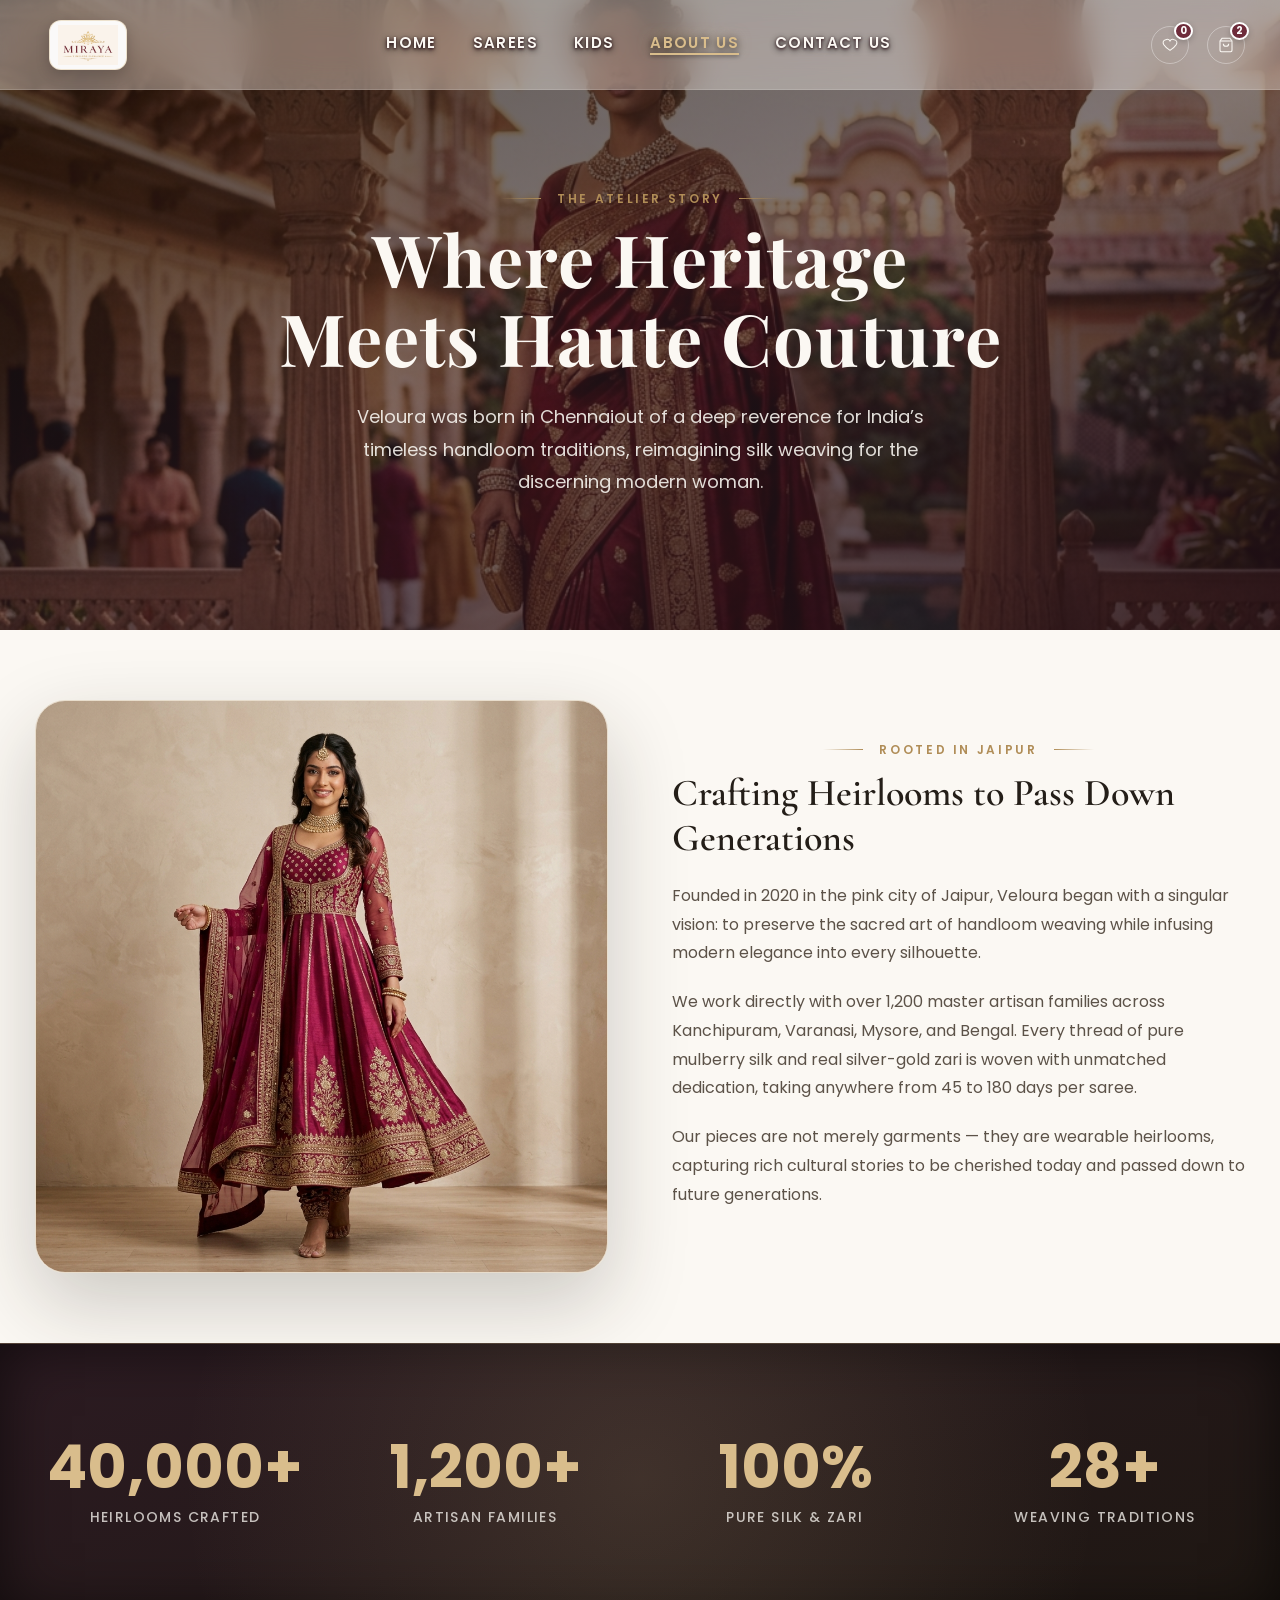
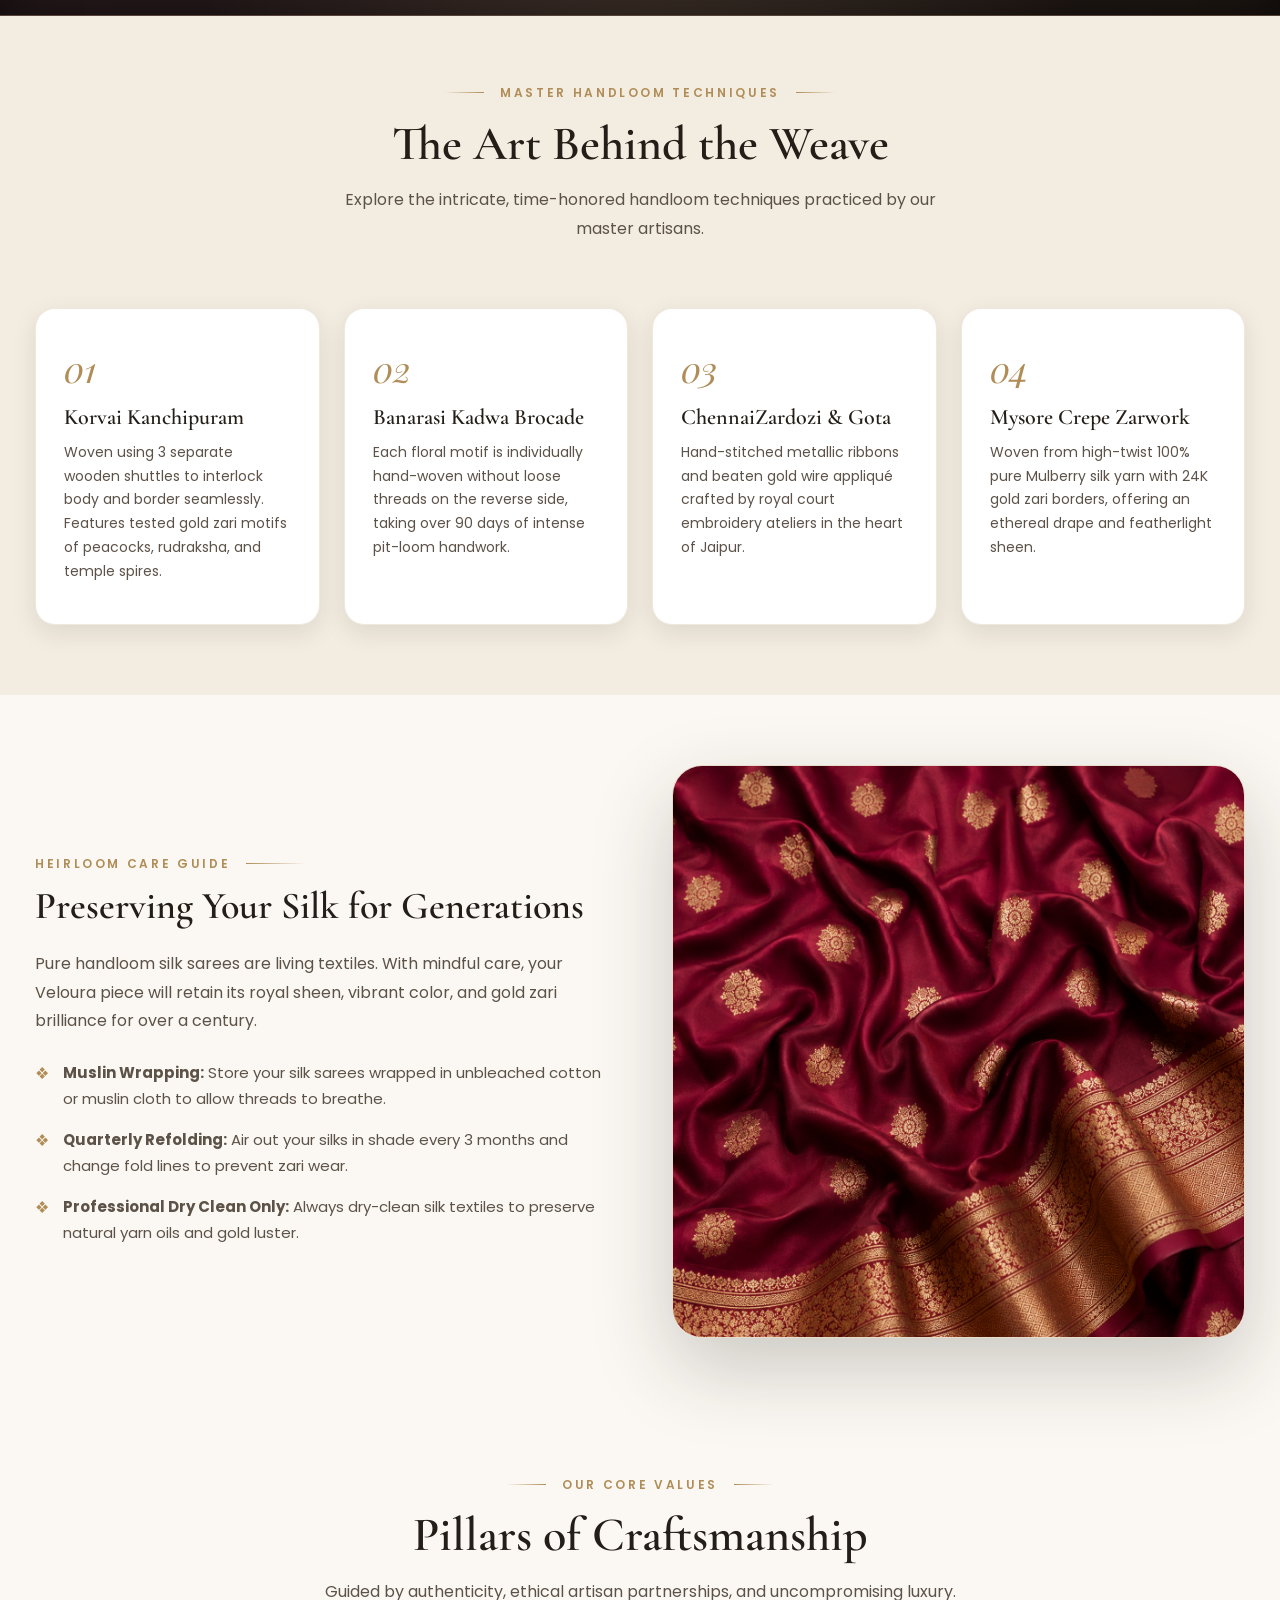
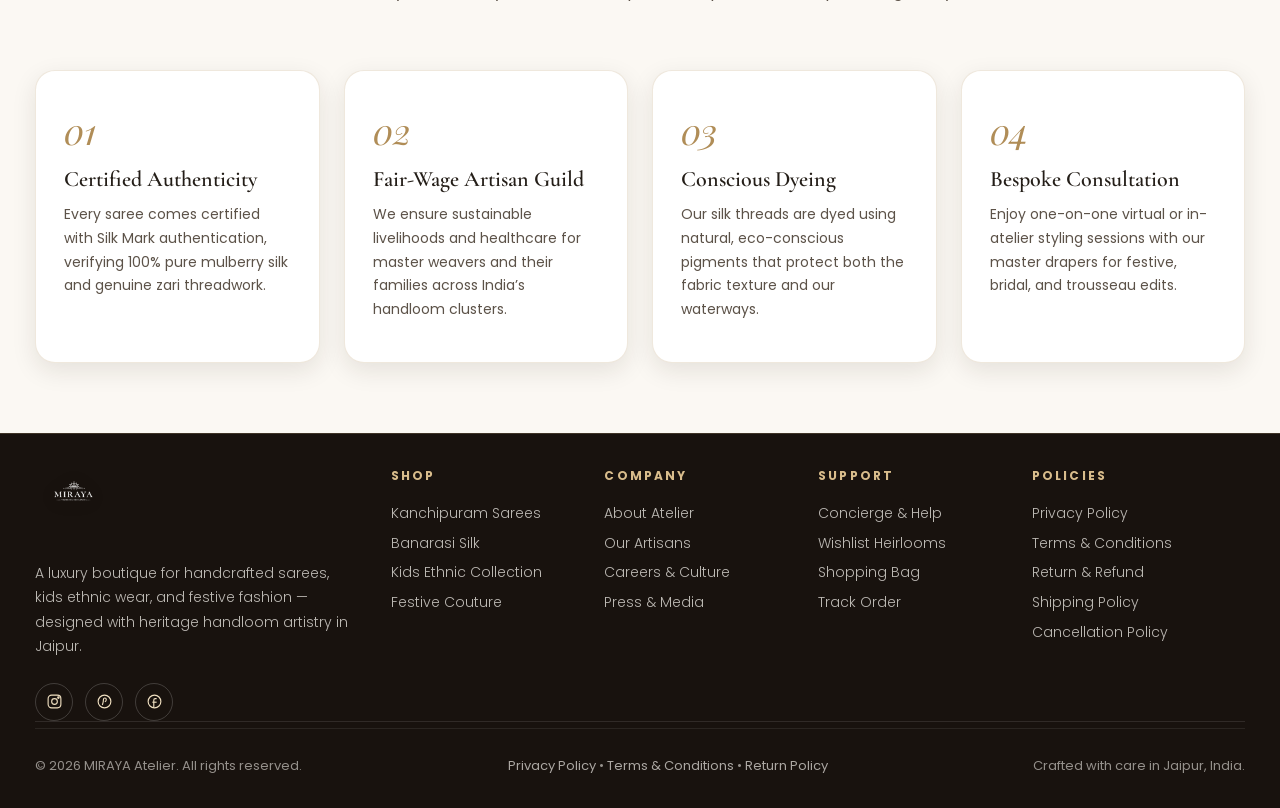
<file: about.html>
<!DOCTYPE html>
<html lang="en">

<head>
  <meta charset="UTF-8">
  <meta name="viewport" content="width=device-width, initial-scale=1.0">
  <title>About Us — Veloura Heritage Silks & Atelier</title>
  <meta name="description"
    content="Discover the story of Veloura — a luxury fashion atelier crafting heirloom Kanchipuram, Banarasi, and Mysore silk sarees with master artisans across India.">

  <!-- Google Fonts System -->
  <link rel="preconnect" href="https://fonts.googleapis.com">
  <link rel="preconnect" href="https://fonts.gstatic.com" crossorigin>
  <link
    href="https://fonts.googleapis.com/css2?family=Cormorant+Garamond:ital,wght@0,500;0,600;0,700;1,400;1,600&family=Playfair+Display:ital,wght@0,600;0,700;0,800;1,600&family=Poppins:wght@300;400;500;600;700&display=swap"
    rel="stylesheet">

  <!-- Favicon -->
  <link rel="icon" type="image/png" href="images/new logo.png">
  <link rel="apple-touch-icon" href="images/new logo.png">
  <title>About Us — MIRAYA Timeless Elegance</title>

  <!-- Core Stylesheet -->
  <link rel="stylesheet" href="style.css">
</head>

<body>

  <!-- ============ NAVBAR ============ -->
  <header class="navbar" id="navbar">
    <div class="container nav-inner">
      <a href="index.html#home" class="logo-link"><img src="images/new logo.png" alt="MIRAYA — Timeless Elegance"
          class="nav-logo"></a>

      <nav class="nav-links" id="navLinks">
        <a href="index.html#home">Home</a>
        <a href="sarees.html">Sarees</a>
        <a href="kids.html">Kids</a>
        <a href="about.html" class="active">About Us</a>
        <a href="contact.html">Contact Us</a>
      </nav>

      <div class="nav-actions">
        
        <a href="wishlist.html" class="icon-btn wishlist-btn-nav" aria-label="Wishlist">
          <svg viewBox="0 0 24 24" fill="none" stroke="currentColor" stroke-width="1.6">
            <path
              d="M12 20s-7-4.4-9.5-8.6C.7 8 2 4.5 5.5 4a5 5 0 0 1 6.5 2 5 5 0 0 1 6.5-2c3.5.5 4.8 4 3 7.4C19 15.6 12 20 12 20Z" />
          </svg>
          <span class="wishlist-count">2</span>
        </a>
        <a href="#" class="icon-btn cart-btn" aria-label="Cart">
          <svg viewBox="0 0 24 24" fill="none" stroke="currentColor" stroke-width="1.6">
            <path d="M6 2 3 6v14a2 2 0 0 0 2 2h14a2 2 0 0 0 2-2V6l-3-4Z" />
            <line x1="3" y1="6" x2="21" y2="6" />
            <path d="M16 10a4 4 0 0 1-8 0" />
          </svg>
          <span class="cart-count">2</span>
        </a>
        <button class="nav-toggle" id="navToggle" aria-label="Toggle Navigation">
          <svg viewBox="0 0 24 24" fill="none" stroke="currentColor" stroke-width="1.8">
            <line x1="4" y1="7" x2="20" y2="7" />
            <line x1="4" y1="12" x2="20" y2="12" />
            <line x1="4" y1="17" x2="20" y2="17" />
          </svg>
        </button>
      </div>
    </div>
  </header>

  <!-- ============ ABOUT HERO ============ -->
  <section class="about-hero">
    <div class="about-hero-content reveal">
      <div class="thread"><span>The Atelier Story</span></div>
      <h1>Where Heritage<br>Meets Haute Couture</h1>
      <p>Veloura was born in Chennaiout of a deep reverence for India’s timeless handloom traditions, reimagining silk
        weaving for the discerning modern woman.</p>
    </div>
  </section>

  <!-- ============ OUR GENESIS ============ -->
  <section class="section">
    <div class="container">
      <div class="story-grid">
        <div class="story-media reveal">
          <img src="images/about.png" alt="Veloura ChennaiAtelier Craftsmen" loading="lazy">
        </div>
        <div class="story-text reveal">
          <div class="thread"><span>Rooted in Jaipur</span></div>
          <h3>Crafting Heirlooms to Pass Down Generations</h3>
          <p>Founded in 2020 in the pink city of Jaipur, Veloura began with a singular vision: to preserve the sacred
            art of handloom weaving while infusing modern elegance into every silhouette.</p>
          <p>We work directly with over 1,200 master artisan families across Kanchipuram, Varanasi, Mysore, and Bengal.
            Every thread of pure mulberry silk and real silver-gold zari is woven with unmatched dedication, taking
            anywhere from 45 to 180 days per saree.</p>
          <p>Our pieces are not merely garments — they are wearable heirlooms, capturing rich cultural stories to be
            cherished today and passed down to future generations.</p>
        </div>
      </div>
    </div>
  </section>

  <!-- ============ STATS COUNTER ============ -->
  <section class="stats-section">
    <div class="container">
      <div class="stats-grid reveal">
        <div class="stat-item">
          <strong>40,000+</strong>
          <span>Heirlooms Crafted</span>
        </div>
        <div class="stat-item">
          <strong>1,200+</strong>
          <span>Artisan Families</span>
        </div>
        <div class="stat-item">
          <strong>100%</strong>
          <span>Pure Silk &amp; Zari</span>
        </div>
        <div class="stat-item">
          <strong>28+</strong>
          <span>Weaving Traditions</span>
        </div>
      </div>
    </div>
  </section>

  <!-- ============ HEIRLOOM CRAFTSMANSHIP ============ -->
  <section class="section" style="background: var(--ivory-deep);">
    <div class="container">
      <div class="section-head reveal">
        <div class="thread"><span>Master Handloom Techniques</span></div>
        <h2>The Art Behind the Weave</h2>
        <p>Explore the intricate, time-honored handloom techniques practiced by our master artisans.</p>
      </div>

      <div class="pillars-grid reveal">
        <div class="pillar-card">
          <span class="pillar-num">01</span>
          <h4>Korvai Kanchipuram</h4>
          <p>Woven using 3 separate wooden shuttles to interlock body and border seamlessly. Features tested gold zari
            motifs of peacocks, rudraksha, and temple spires.</p>
        </div>
        <div class="pillar-card">
          <span class="pillar-num">02</span>
          <h4>Banarasi Kadwa Brocade</h4>
          <p>Each floral motif is individually hand-woven without loose threads on the reverse side, taking over 90 days
            of intense pit-loom handwork.</p>
        </div>
        <div class="pillar-card">
          <span class="pillar-num">03</span>
          <h4>ChennaiZardozi &amp; Gota</h4>
          <p>Hand-stitched metallic ribbons and beaten gold wire appliqué crafted by royal court embroidery ateliers in
            the heart of Jaipur.</p>
        </div>
        <div class="pillar-card">
          <span class="pillar-num">04</span>
          <h4>Mysore Crepe Zarwork</h4>
          <p>Woven from high-twist 100% pure Mulberry silk yarn with 24K gold zari borders, offering an ethereal drape
            and featherlight sheen.</p>
        </div>
      </div>
    </div>
  </section>

  <!-- ============ SILK CARE & PRESERVATION ============ -->
  <section class="section">
    <div class="container">
      <div class="story-grid">
        <div class="story-text reveal">
          <div class="thread thread--left"><span>Heirloom Care Guide</span></div>
          <h3>Preserving Your Silk for Generations</h3>
          <p>Pure handloom silk sarees are living textiles. With mindful care, your Veloura piece will retain its royal
            sheen, vibrant color, and gold zari brilliance for over a century.</p>
          <ul class="care-list">
            <li>
              <span class="care-icon">❖</span>
              <div><strong>Muslin Wrapping:</strong> Store your silk sarees wrapped in unbleached cotton or muslin cloth
                to allow threads to breathe.</div>
            </li>
            <li>
              <span class="care-icon">❖</span>
              <div><strong>Quarterly Refolding:</strong> Air out your silks in shade every 3 months and change fold
                lines to prevent zari wear.</div>
            </li>
            <li>
              <span class="care-icon">❖</span>
              <div><strong>Professional Dry Clean Only:</strong> Always dry-clean silk textiles to preserve natural yarn
                oils and gold luster.</div>
            </li>
          </ul>
        </div>
        <div class="story-media reveal">
          <img src="images/pure gold.png" alt="Pure Zari Silk Textile Detail" loading="lazy">
        </div>
      </div>
    </div>
  </section>

  <!-- ============ CORE PILLARS ============ -->
  <section class="section" style="background: var(--ivory);">
    <div class="container">
      <div class="section-head reveal">
        <div class="thread"><span>Our Core Values</span></div>
        <h2>Pillars of Craftsmanship</h2>
        <p>Guided by authenticity, ethical artisan partnerships, and uncompromising luxury.</p>
      </div>

      <div class="pillars-grid reveal">
        <div class="pillar-card">
          <span class="pillar-num">01</span>
          <h4>Certified Authenticity</h4>
          <p>Every saree comes certified with Silk Mark authentication, verifying 100% pure mulberry silk and genuine
            zari threadwork.</p>
        </div>
        <div class="pillar-card">
          <span class="pillar-num">02</span>
          <h4>Fair-Wage Artisan Guild</h4>
          <p>We ensure sustainable livelihoods and healthcare for master weavers and their families across India’s
            handloom clusters.</p>
        </div>
        <div class="pillar-card">
          <span class="pillar-num">03</span>
          <h4>Conscious Dyeing</h4>
          <p>Our silk threads are dyed using natural, eco-conscious pigments that protect both the fabric texture and
            our waterways.</p>
        </div>
        <div class="pillar-card">
          <span class="pillar-num">04</span>
          <h4>Bespoke Consultation</h4>
          <p>Enjoy one-on-one virtual or in-atelier styling sessions with our master drapers for festive, bridal, and
            trousseau edits.</p>
        </div>
      </div>
    </div>
  </section>

  <!-- ============ FOOTER ============ -->
  <footer class="footer">
    <div class="container">
      <div class="footer-grid">
        <div class="footer-brand">
          <a href="index.html#home" class="footer-logo-link"><img src="images/logo_transparent.png" alt="MIRAYA — Timeless Elegance"
              class="footer-logo"></a>
          <p>A luxury boutique for handcrafted sarees, kids ethnic wear, and festive fashion — designed with heritage handloom artistry in Jaipur.
          </p>
          <div class="footer-social">
            <a href="#" aria-label="Instagram"><svg viewBox="0 0 24 24" fill="none" stroke="currentColor"
                stroke-width="1.6">
                <rect x="3" y="3" width="18" height="18" rx="5" />
                <circle cx="12" cy="12" r="4" />
                <circle cx="17.5" cy="6.5" r="1" />
              </svg></a>
            <a href="#" aria-label="Pinterest"><svg viewBox="0 0 24 24" fill="none" stroke="currentColor"
                stroke-width="1.6">
                <circle cx="12" cy="12" r="9" />
                <path d="M9 17c1-3 1.5-6 1.5-8a2 2 0 1 1 4 0c0 1.5-1 3-2 3.5" />
              </svg></a>
            <a href="#" aria-label="Facebook"><svg viewBox="0 0 24 24" fill="none" stroke="currentColor"
                stroke-width="1.6">
                <path d="M15 8h-2a2 2 0 0 0-2 2v10" />
                <path d="M9 13h6" />
                <circle cx="12" cy="12" r="9" />
              </svg></a>
          </div>
        </div>
        <div class="footer-col">
          <h5>Shop</h5>
          <ul>
            <li><a href="sarees.html">Kanchipuram Sarees</a></li>
            <li><a href="sarees.html">Banarasi Silk</a></li>
            <li><a href="kids.html">Kids Ethnic Collection</a></li>
            <li><a href="sarees.html">Festive Couture</a></li>
          </ul>
        </div>
        <div class="footer-col">
          <h5>Company</h5>
          <ul>
            <li><a href="about.html">About Atelier</a></li>
            <li><a href="about.html#artisans">Our Artisans</a></li>
            <li><a href="contact.html">Careers &amp; Culture</a></li>
            <li><a href="contact.html">Press &amp; Media</a></li>
          </ul>
        </div>
        <div class="footer-col">
          <h5>Support</h5>
          <ul>
            <li><a href="contact.html">Concierge &amp; Help</a></li>
            <li><a href="wishlist.html">Wishlist Heirlooms</a></li>
            <li><a href="cart.html">Shopping Bag</a></li>
            <li><a href="checkout.html">Track Order</a></li>
          </ul>
        </div>
        <div class="footer-col">
          <h5>Policies</h5>
          <ul>
            <li><a href="#" class="policy-link" data-policy="privacy">Privacy Policy</a></li>
            <li><a href="#" class="policy-link" data-policy="terms">Terms &amp; Conditions</a></li>
            <li><a href="#" class="policy-link" data-policy="returns">Return &amp; Refund</a></li>
            <li><a href="#" class="policy-link" data-policy="shipping">Shipping Policy</a></li>
            <li><a href="#" class="policy-link" data-policy="cancellation">Cancellation Policy</a></li>
          </ul>
        </div>
      </div>
      <div class="footer-bottom">
        <span>© 2026 MIRAYA Atelier. All rights reserved.</span>
        <div class="footer-policy-bottom">
          <a href="#" class="policy-link" data-policy="privacy">Privacy Policy</a> • 
          <a href="#" class="policy-link" data-policy="terms">Terms &amp; Conditions</a> • 
          <a href="#" class="policy-link" data-policy="returns">Return Policy</a>
        </div>
        <span>Crafted with care in Jaipur, India.</span>
      </div>
    </div>
  </footer>

  <!-- Master External Script -->
  <script src="script.js" defer></script>
</body>

</html>
</file>
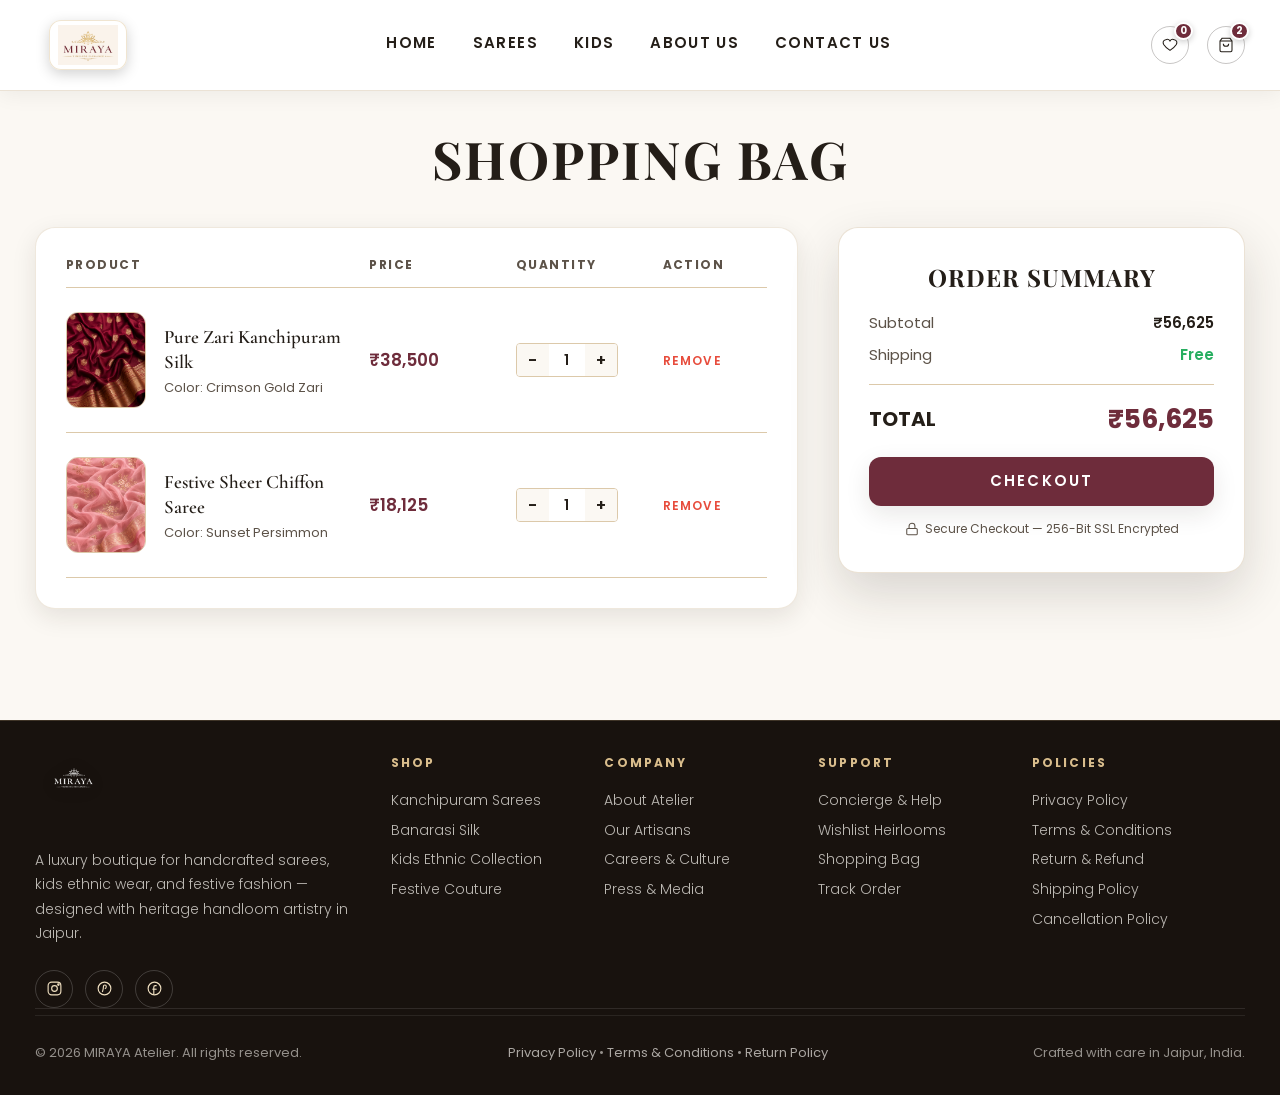
<file: cart.html>
<!DOCTYPE html>
<html lang="en">

<head>
  <meta charset="UTF-8">
  <meta name="viewport" content="width=device-width, initial-scale=1.0">
  <title>Shopping Bag — MIRAYA Timeless Elegance</title>
  <meta name="description"
    content="View your shopping bag and proceed to checkout at MIRAYA. Handcrafted heirloom silk sarees with free express insured shipping across India.">

  <!-- Google Fonts System -->
  <link rel="preconnect" href="https://fonts.googleapis.com">
  <link rel="preconnect" href="https://fonts.gstatic.com" crossorigin>
  <link
    href="https://fonts.googleapis.com/css2?family=Cormorant+Garamond:ital,wght@0,500;0,600;0,700;1,400;1,600&family=Playfair+Display:ital,wght@0,600;0,700;0,800;1,600&family=Poppins:wght@300;400;500;600;700&display=swap"
    rel="stylesheet">

  <!-- Favicon -->
  <link rel="icon" type="image/png" href="images/new logo.png">
  <link rel="apple-touch-icon" href="images/new logo.png">

  <!-- Core Stylesheet -->
  <link rel="stylesheet" href="style.css">

  <style>
    /* Dedicated Cart Page Custom Styling */
    .cart-page-section {
      padding: 130px 0 100px;
      background: var(--ivory);
      min-height: 80vh;
    }

    .cart-page-title {
      font-family: var(--font-hero);
      font-size: clamp(32px, 4.5vw, 52px);
      font-weight: 700;
      color: var(--ink);
      text-align: center;
      margin-bottom: 40px;
      letter-spacing: 2px;
      text-transform: uppercase;
    }

    .cart-grid {
      display: grid;
      grid-template-columns: 1.5fr 0.8fr;
      gap: 40px;
      align-items: start;
    }

    /* Left Cart Items Container */
    .cart-items-card {
      background: #fff;
      border-radius: var(--radius-md);
      border: 1px solid rgba(176, 141, 87, 0.2);
      box-shadow: var(--shadow-sm);
      padding: 30px;
    }

    .cart-table-header {
      display: grid;
      grid-template-columns: 2.2fr 1fr 1fr 0.8fr;
      gap: 16px;
      padding-bottom: 16px;
      border-bottom: 1px solid var(--beige-deep);
      font-family: var(--font-body);
      font-size: 12px;
      font-weight: 700;
      letter-spacing: 0.12em;
      text-transform: uppercase;
      color: var(--ink-soft);
    }

    .cart-item-row {
      display: grid;
      grid-template-columns: 2.2fr 1fr 1fr 0.8fr;
      gap: 16px;
      align-items: center;
      padding: 24px 0;
      border-bottom: 1px solid var(--beige-deep);
      transition: all 0.3s var(--ease);
    }

    .cart-item-row:last-child {
      border-bottom: none;
    }

    .cart-prod-info {
      display: flex;
      gap: 18px;
      align-items: center;
    }

    .cart-prod-img {
      width: 80px;
      height: 96px;
      border-radius: var(--radius-sm);
      object-fit: cover;
      object-position: center top;
      border: 1px solid var(--beige-deep);
    }

    .cart-prod-details h4 {
      font-family: var(--font-section);
      font-size: 19px;
      font-weight: 600;
      color: var(--ink);
      margin-bottom: 4px;
      line-height: 1.3;
    }

    .cart-prod-details span {
      font-family: var(--font-body);
      font-size: 13px;
      color: var(--ink-soft);
    }

    .cart-price {
      font-family: var(--font-body);
      font-size: 17px;
      font-weight: 600;
      color: var(--wine);
      font-variant-numeric: lining-nums proportional-nums;
      -webkit-font-feature-settings: "lnum" 1, "pnum" 1;
      font-feature-settings: "lnum" 1, "pnum" 1;
    }

    .cart-qty-picker {
      display: inline-flex;
      align-items: center;
      border: 1px solid var(--beige-deep);
      border-radius: 4px;
      overflow: hidden;
      background: #fff;
    }

    .cart-qty-btn {
      width: 32px;
      height: 32px;
      display: flex;
      align-items: center;
      justify-content: center;
      font-size: 16px;
      font-weight: 600;
      color: var(--ink);
      background: var(--ivory);
      transition: background 0.2s var(--ease);
    }

    .cart-qty-btn:hover {
      background: var(--gold-light);
      color: #fff;
    }

    .cart-qty-val {
      width: 36px;
      text-align: center;
      font-family: var(--font-body);
      font-size: 14px;
      font-weight: 600;
      color: var(--ink);
      font-variant-numeric: lining-nums proportional-nums;
    }

    .cart-remove-btn {
      font-family: var(--font-body);
      font-size: 12px;
      font-weight: 600;
      letter-spacing: 0.1em;
      text-transform: uppercase;
      color: #e74c3c;
      transition: color 0.3s var(--ease);
      display: inline-flex;
      align-items: center;
      gap: 4px;
    }

    .cart-remove-btn:hover {
      color: #c0392b;
      text-decoration: underline;
    }

    /* Right Order Summary Card */
    .summary-card {
      background: #fff;
      border-radius: var(--radius-md);
      border: 1px solid rgba(176, 141, 87, 0.25);
      box-shadow: var(--shadow-md);
      padding: 36px 30px;
      position: sticky;
      top: 110px;
    }

    .summary-card h3 {
      font-family: var(--font-hero);
      font-size: 24px;
      font-weight: 700;
      color: var(--ink);
      text-align: center;
      margin-bottom: 24px;
      letter-spacing: 1px;
      text-transform: uppercase;
    }

    .summary-row {
      display: flex;
      justify-content: space-between;
      align-items: center;
      margin-bottom: 16px;
      font-family: var(--font-body);
      font-size: 15px;
      color: var(--ink-soft);
    }

    .summary-row span:last-child {
      font-weight: 600;
      color: var(--ink);
      font-variant-numeric: lining-nums proportional-nums;
    }

    .summary-row.free-shipping span:last-child {
      color: #27ae60;
    }

    .summary-divider {
      height: 1px;
      background: var(--beige-deep);
      margin: 20px 0;
    }

    .summary-row.total-row {
      font-size: 20px;
      font-weight: 700;
      color: var(--ink);
      margin-bottom: 24px;
    }

    .summary-row.total-row span:last-child {
      font-family: var(--font-body);
      font-size: 26px;
      color: var(--wine);
      font-weight: 700;
      font-variant-numeric: lining-nums proportional-nums;
    }

    .btn-checkout {
      width: 100%;
      padding: 16px 24px;
      background: var(--wine);
      color: #fff;
      font-family: var(--font-body);
      font-size: 15px;
      font-weight: 600;
      letter-spacing: 0.15em;
      text-transform: uppercase;
      border-radius: var(--radius-sm);
      box-shadow: var(--shadow-sm);
      transition: all 0.35s var(--ease);
    }

    .btn-checkout:hover {
      background: var(--wine-deep);
      box-shadow: var(--shadow-md);
      transform: translateY(-2px);
    }

    .secure-note {
      font-family: var(--font-body);
      font-size: 12px;
      color: var(--ink-soft);
      text-align: center;
      margin-top: 16px;
      display: flex;
      align-items: center;
      justify-content: center;
      gap: 6px;
    }

    .empty-cart-msg {
      text-align: center;
      padding: 60px 20px;
      display: none;
    }

    .empty-cart-msg h4 {
      font-family: var(--font-hero);
      font-size: 28px;
      color: var(--ink);
      margin-bottom: 12px;
    }

    .empty-cart-msg p {
      font-family: var(--font-body);
      font-size: 15px;
      color: var(--ink-soft);
      margin-bottom: 24px;
    }

    @media (max-width: 900px) {
      .cart-grid {
        grid-template-columns: 1fr;
        gap: 30px;
      }

      .cart-table-header {
        display: none;
      }

      .cart-item-row {
        grid-template-columns: 1fr;
        gap: 14px;
        text-align: center;
      }

      .cart-prod-info {
        flex-direction: column;
      }
    }
  </style>
</head>

<body>

  <!-- ============ NAVBAR ============ -->
  <header class="navbar navbar-solid" id="navbar">
    <div class="container nav-inner">
      <a href="index.html#home" class="logo-link"><img src="images/new logo.png" alt="MIRAYA — Timeless Elegance"
          class="nav-logo"></a>

      <nav class="nav-links" id="navLinks">
        <a href="index.html#home">Home</a>
        <a href="sarees.html">Sarees</a>
        <a href="kids.html">Kids</a>
        <a href="about.html">About Us</a>
        <a href="contact.html">Contact Us</a>
      </nav>

      <div class="nav-actions">
        
        <a href="wishlist.html" class="icon-btn wishlist-btn-nav" aria-label="Wishlist">
          <svg viewBox="0 0 24 24" fill="none" stroke="currentColor" stroke-width="1.6">
            <path
              d="M12 20s-7-4.4-9.5-8.6C.7 8 2 4.5 5.5 4a5 5 0 0 1 6.5 2 5 5 0 0 1 6.5-2c3.5.5 4.8 4 3 7.4C19 15.6 12 20 12 20Z" />
          </svg>
          <span class="wishlist-count">2</span>
        </a>
        <a href="cart.html" class="icon-btn cart-btn" aria-label="Cart">
          <svg viewBox="0 0 24 24" fill="none" stroke="currentColor" stroke-width="1.6">
            <path d="M6 2 3 6v14a2 2 0 0 0 2 2h14a2 2 0 0 0 2-2V6l-3-4Z" />
            <line x1="3" y1="6" x2="21" y2="6" />
            <path d="M16 10a4 4 0 0 1-8 0" />
          </svg>
          <span class="cart-count">2</span>
        </a>
        <button class="nav-toggle" id="navToggle" aria-label="Toggle Navigation">
          <svg viewBox="0 0 24 24" fill="none" stroke="currentColor" stroke-width="1.8">
            <line x1="4" y1="7" x2="20" y2="7" />
            <line x1="4" y1="12" x2="20" y2="12" />
            <line x1="4" y1="17" x2="20" y2="17" />
          </svg>
        </button>
      </div>
    </div>
  </header>

  <!-- ============ CART MAIN SECTION ============ -->
  <section class="cart-page-section">
    <div class="container">

      <h1 class="cart-page-title reveal">SHOPPING BAG</h1>

      <div class="cart-grid reveal">

        <!-- LEFT: CART ITEMS LIST -->
        <div class="cart-items-card" id="cartContainer">

          <div class="cart-table-header">
            <span>PRODUCT</span>
            <span>PRICE</span>
            <span>QUANTITY</span>
            <span>ACTION</span>
          </div>

          <!-- Item 1 -->
          <div class="cart-item-row" id="cart-item-1">
            <div class="cart-prod-info">
              <img src="images/pure gold.png" alt="Pure Zari Kanchipuram Silk" class="cart-prod-img">
              <div class="cart-prod-details">
                <h4>Pure Zari Kanchipuram Silk</h4>
                <span>Color: Crimson Gold Zari</span>
              </div>
            </div>
            <div class="cart-price" id="item1-price">₹38,500</div>
            <div>
              <div class="cart-qty-picker">
                <button class="cart-qty-btn" onclick="updateCartQty('item1', -1, 38500)">-</button>
                <span class="cart-qty-val" id="item1-qty">1</span>
                <button class="cart-qty-btn" onclick="updateCartQty('item1', 1, 38500)">+</button>
              </div>
            </div>
            <div>
              <button class="cart-remove-btn" onclick="removeItem('cart-item-1', 38500, 'item1-qty')">REMOVE</button>
            </div>
          </div>

          <!-- Item 2 -->
          <div class="cart-item-row" id="cart-item-2">
            <div class="cart-prod-info">
              <img src="images/semi transparen.png" alt="Festive Sheer Chiffon Saree" class="cart-prod-img">
              <div class="cart-prod-details">
                <h4>Festive Sheer Chiffon Saree</h4>
                <span>Color: Sunset Persimmon</span>
              </div>
            </div>
            <div class="cart-price" id="item2-price">₹18,125</div>
            <div>
              <div class="cart-qty-picker">
                <button class="cart-qty-btn" onclick="updateCartQty('item2', -1, 18125)">-</button>
                <span class="cart-qty-val" id="item2-qty">1</span>
                <button class="cart-qty-btn" onclick="updateCartQty('item2', 1, 18125)">+</button>
              </div>
            </div>
            <div>
              <button class="cart-remove-btn" onclick="removeItem('cart-item-2', 18125, 'item2-qty')">REMOVE</button>
            </div>
          </div>

          <!-- Empty State Message -->
          <div class="empty-cart-msg" id="emptyCartMsg">
            <h4>Your Shopping Bag is Empty</h4>
            <p>Discover our heirloom handloom silk collection and find your perfect piece.</p>
            <a href="sarees.html" class="btn btn-gold">Explore Sarees Collection</a>
          </div>

        </div>

        <!-- RIGHT: ORDER SUMMARY CARD -->
        <div class="summary-card">
          <h3>ORDER SUMMARY</h3>

          <div class="summary-row">
            <span>Subtotal</span>
            <span id="subtotalDisplay">₹56,625</span>
          </div>
          <div class="summary-row free-shipping">
            <span>Shipping</span>
            <span>Free</span>
          </div>

          <div class="summary-divider"></div>

          <div class="summary-row total-row">
            <span>TOTAL</span>
            <span id="totalDisplay">₹56,625</span>
          </div>

          <a href="checkout.html" class="btn-checkout"
            style="display: block; text-align: center; text-decoration: none;">CHECKOUT</a>

          <div class="secure-note">
            <svg viewBox="0 0 24 24" fill="none" stroke="currentColor" stroke-width="1.8" width="14" height="14">
              <rect x="3" y="11" width="18" height="11" rx="2" />
              <path d="M7 11V7a5 5 0 0 1 10 0v4" />
            </svg>
            <span>Secure Checkout — 256-Bit SSL Encrypted</span>
          </div>
        </div>

      </div>

    </div>
  </section>

  <!-- ============ FOOTER ============ -->
  <footer class="footer">
    <div class="container">
      <div class="footer-grid">
        <div class="footer-brand">
          <a href="index.html#home" class="footer-logo-link"><img src="images/logo_transparent.png" alt="MIRAYA — Timeless Elegance"
              class="footer-logo"></a>
          <p>A luxury boutique for handcrafted sarees, kids ethnic wear, and festive fashion — designed with heritage handloom artistry in Jaipur.
          </p>
          <div class="footer-social">
            <a href="#" aria-label="Instagram"><svg viewBox="0 0 24 24" fill="none" stroke="currentColor"
                stroke-width="1.6">
                <rect x="3" y="3" width="18" height="18" rx="5" />
                <circle cx="12" cy="12" r="4" />
                <circle cx="17.5" cy="6.5" r="1" />
              </svg></a>
            <a href="#" aria-label="Pinterest"><svg viewBox="0 0 24 24" fill="none" stroke="currentColor"
                stroke-width="1.6">
                <circle cx="12" cy="12" r="9" />
                <path d="M9 17c1-3 1.5-6 1.5-8a2 2 0 1 1 4 0c0 1.5-1 3-2 3.5" />
              </svg></a>
            <a href="#" aria-label="Facebook"><svg viewBox="0 0 24 24" fill="none" stroke="currentColor"
                stroke-width="1.6">
                <path d="M15 8h-2a2 2 0 0 0-2 2v10" />
                <path d="M9 13h6" />
                <circle cx="12" cy="12" r="9" />
              </svg></a>
          </div>
        </div>
        <div class="footer-col">
          <h5>Shop</h5>
          <ul>
            <li><a href="sarees.html">Kanchipuram Sarees</a></li>
            <li><a href="sarees.html">Banarasi Silk</a></li>
            <li><a href="kids.html">Kids Ethnic Collection</a></li>
            <li><a href="sarees.html">Festive Couture</a></li>
          </ul>
        </div>
        <div class="footer-col">
          <h5>Company</h5>
          <ul>
            <li><a href="about.html">About Atelier</a></li>
            <li><a href="about.html#artisans">Our Artisans</a></li>
            <li><a href="contact.html">Careers &amp; Culture</a></li>
            <li><a href="contact.html">Press &amp; Media</a></li>
          </ul>
        </div>
        <div class="footer-col">
          <h5>Support</h5>
          <ul>
            <li><a href="contact.html">Concierge &amp; Help</a></li>
            <li><a href="wishlist.html">Wishlist Heirlooms</a></li>
            <li><a href="cart.html">Shopping Bag</a></li>
            <li><a href="checkout.html">Track Order</a></li>
          </ul>
        </div>
        <div class="footer-col">
          <h5>Policies</h5>
          <ul>
            <li><a href="#" class="policy-link" data-policy="privacy">Privacy Policy</a></li>
            <li><a href="#" class="policy-link" data-policy="terms">Terms &amp; Conditions</a></li>
            <li><a href="#" class="policy-link" data-policy="returns">Return &amp; Refund</a></li>
            <li><a href="#" class="policy-link" data-policy="shipping">Shipping Policy</a></li>
            <li><a href="#" class="policy-link" data-policy="cancellation">Cancellation Policy</a></li>
          </ul>
        </div>
      </div>
      <div class="footer-bottom">
        <span>© 2026 MIRAYA Atelier. All rights reserved.</span>
        <div class="footer-policy-bottom">
          <a href="#" class="policy-link" data-policy="privacy">Privacy Policy</a> • 
          <a href="#" class="policy-link" data-policy="terms">Terms &amp; Conditions</a> • 
          <a href="#" class="policy-link" data-policy="returns">Return Policy</a>
        </div>
        <span>Crafted with care in Jaipur, India.</span>
      </div>
    </div>
  </footer>

  <!-- Real-Time Cart Calculation Script -->
  <script>
    const itemPrices = { item1: 38500, item2: 18125 };
    const itemQtys = { item1: 1, item2: 1 };

    function formatINR(amount) {
      return '₹' + amount.toLocaleString('en-IN');
    }

    function updateCartQty(itemKey, change, unitPrice) {
      itemQtys[itemKey] = Math.max(1, itemQtys[itemKey] + change);
      document.getElementById(itemKey + '-qty').textContent = itemQtys[itemKey];
      document.getElementById(itemKey + '-price').textContent = formatINR(itemQtys[itemKey] * unitPrice);
      recalculateCart();
    }

    function removeItem(rowId, unitPrice, qtyId) {
      const rowElem = document.getElementById(rowId);
      if (rowElem) {
        rowElem.style.opacity = '0';
        rowElem.style.transform = 'translateX(20px)';
        setTimeout(() => {
          rowElem.remove();
          if (rowId === 'cart-item-1') itemQtys.item1 = 0;
          if (rowId === 'cart-item-2') itemQtys.item2 = 0;
          recalculateCart();
        }, 300);
      }
    }

    function recalculateCart() {
      const total = (itemQtys.item1 * itemPrices.item1) + (itemQtys.item2 * itemPrices.item2);
      const totalCount = itemQtys.item1 + itemQtys.item2;

      document.getElementById('subtotalDisplay').textContent = formatINR(total);
      document.getElementById('totalDisplay').textContent = formatINR(total);

      const cartCountElems = document.querySelectorAll('.cart-count');
      cartCountElems.forEach(el => el.textContent = totalCount);

      if (totalCount === 0) {
        document.querySelector('.cart-table-header').style.display = 'none';
        document.getElementById('emptyCartMsg').style.display = 'block';
      }
    }
  </script>
  <script src="script.js" defer></script>
</body>

</html>
</file>
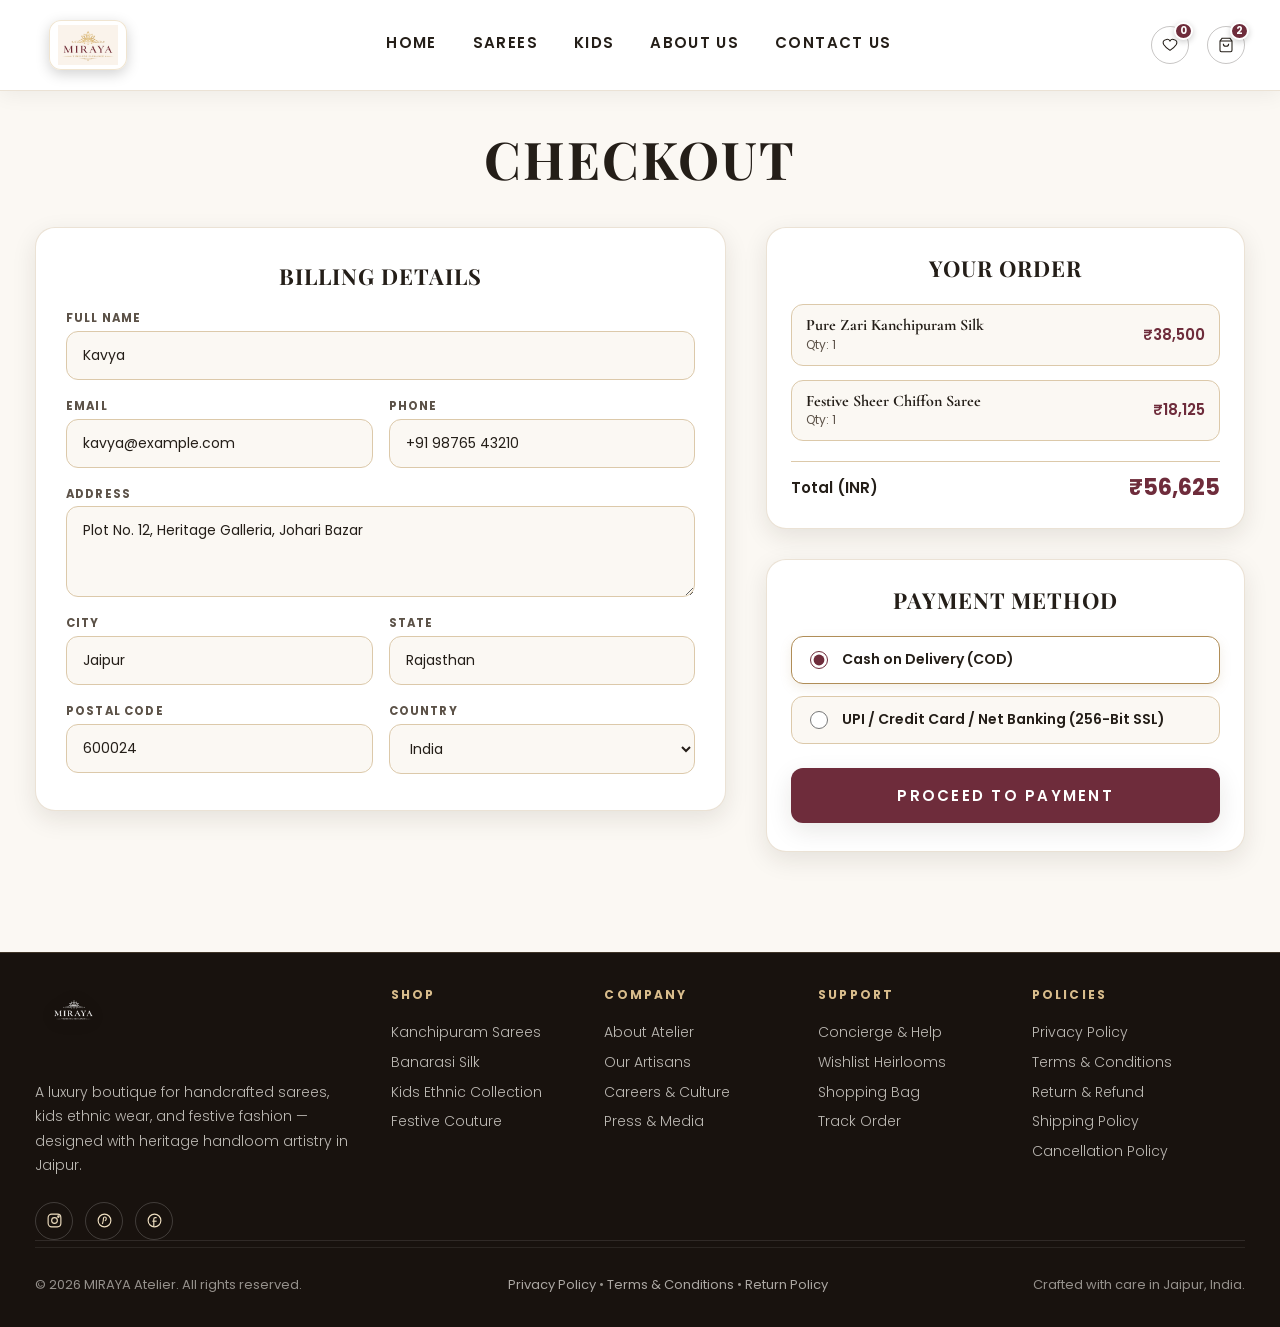
<file: checkout.html>
<!DOCTYPE html>
<html lang="en">

<head>
  <meta charset="UTF-8">
  <meta name="viewport" content="width=device-width, initial-scale=1.0">
  <title>Checkout — MIRAYA Timeless Elegance</title>
  <meta name="description"
    content="Complete your luxury silk saree order securely at MIRAYA. 256-Bit SSL Encrypted checkout with free express shipping across India.">

  <!-- Google Fonts System -->
  <link rel="preconnect" href="https://fonts.googleapis.com">
  <link rel="preconnect" href="https://fonts.gstatic.com" crossorigin>
  <link
    href="https://fonts.googleapis.com/css2?family=Cormorant+Garamond:ital,wght@0,500;0,600;0,700;1,400;1,600&family=Playfair+Display:ital,wght@0,600;0,700;0,800;1,600&family=Poppins:wght@300;400;500;600;700&display=swap"
    rel="stylesheet">

  <!-- Favicon -->
  <link rel="icon" type="image/png" href="images/new logo.png">
  <link rel="apple-touch-icon" href="images/new logo.png">

  <!-- Core Stylesheet -->
  <link rel="stylesheet" href="style.css">

  <style>
    /* Dedicated Checkout Page Styling */
    .checkout-section {
      padding: 130px 0 100px;
      background: var(--ivory);
      min-height: 85vh;
    }

    .checkout-title {
      font-family: var(--font-hero);
      font-size: clamp(32px, 4.5vw, 52px);
      font-weight: 700;
      color: var(--ink);
      text-align: center;
      margin-bottom: 40px;
      letter-spacing: 2px;
      text-transform: uppercase;
    }

    .checkout-grid {
      display: grid;
      grid-template-columns: 1.3fr 0.9fr;
      gap: 40px;
      align-items: start;
    }

    /* Left Billing Box */
    .billing-card {
      background: #fff;
      border-radius: var(--radius-md);
      border: 1px solid rgba(176, 141, 87, 0.25);
      box-shadow: var(--shadow-sm);
      padding: 36px 30px;
    }

    .billing-card h3,
    .order-card h3,
    .payment-card h3 {
      font-family: var(--font-hero);
      font-size: 22px;
      font-weight: 700;
      color: var(--ink);
      text-align: center;
      margin-bottom: 24px;
      letter-spacing: 1px;
      text-transform: uppercase;
    }

    .checkout-form {
      display: flex;
      flex-direction: column;
      gap: 20px;
    }

    .form-group {
      display: flex;
      flex-direction: column;
      gap: 6px;
    }

    .form-group label {
      font-family: var(--font-body);
      font-size: 11.5px;
      font-weight: 700;
      letter-spacing: 0.1em;
      text-transform: uppercase;
      color: var(--ink-soft);
    }

    .form-group input,
    .form-group select,
    .form-group textarea {
      width: 100%;
      font-family: var(--font-body);
      font-size: 14px;
      color: var(--ink);
      padding: 13px 16px;
      border: 1px solid var(--beige-deep);
      border-radius: var(--radius-sm);
      background: var(--ivory);
      outline: none;
      transition: border-color 0.3s var(--ease);
    }

    .form-group input:focus,
    .form-group select:focus,
    .form-group textarea:focus {
      border-color: var(--gold);
      background: #fff;
    }

    .form-error {
      font-family: var(--font-body);
      font-size: 12px;
      color: #e74c3c;
      display: none;
    }

    .form-group.has-error input,
    .form-group.has-error select,
    .form-group.has-error textarea {
      border-color: #e74c3c;
    }

    .form-group.has-error .form-error {
      display: block;
    }

    .form-row-2 {
      display: grid;
      grid-template-columns: 1fr 1fr;
      gap: 16px;
    }

    /* Right Side Cards */
    .right-checkout-panel {
      display: flex;
      flex-direction: column;
      gap: 30px;
      position: sticky;
      top: 110px;
    }

    .order-card,
    .payment-card {
      background: #fff;
      border-radius: var(--radius-md);
      border: 1px solid rgba(176, 141, 87, 0.25);
      box-shadow: var(--shadow-sm);
      padding: 28px 24px;
    }

    .order-item-list {
      display: flex;
      flex-direction: column;
      gap: 14px;
      margin-bottom: 20px;
    }

    .order-item {
      display: flex;
      justify-content: space-between;
      align-items: center;
      padding: 12px 14px;
      background: var(--ivory);
      border-radius: var(--radius-sm);
      border: 1px solid var(--beige-deep);
    }

    .order-item-info strong {
      display: block;
      font-family: var(--font-section);
      font-size: 16px;
      color: var(--ink);
    }

    .order-item-info span {
      font-family: var(--font-body);
      font-size: 12px;
      color: var(--ink-soft);
    }

    .order-item-price {
      font-family: var(--font-body);
      font-size: 15px;
      font-weight: 600;
      color: var(--wine);
      font-variant-numeric: lining-nums proportional-nums;
    }

    .order-total-bar {
      display: flex;
      justify-content: space-between;
      align-items: center;
      padding-top: 14px;
      border-top: 1px solid var(--beige-deep);
      font-family: var(--font-body);
      font-size: 15px;
      font-weight: 600;
      color: var(--ink);
    }

    .order-total-bar span:last-child {
      font-size: 22px;
      font-weight: 700;
      color: var(--wine);
      font-variant-numeric: lining-nums proportional-nums;
    }

    /* Payment Option Selectors */
    .payment-options {
      display: flex;
      flex-direction: column;
      gap: 12px;
      margin-bottom: 24px;
    }

    .payment-option {
      display: flex;
      align-items: center;
      gap: 14px;
      padding: 14px 18px;
      border: 1px solid var(--beige-deep);
      border-radius: var(--radius-sm);
      cursor: pointer;
      background: var(--ivory);
      transition: all 0.3s var(--ease);
    }

    .payment-option:hover,
    .payment-option.active {
      border-color: var(--gold);
      background: #fff;
      box-shadow: 0 4px 12px rgba(176, 141, 87, 0.15);
    }

    .payment-option input[type="radio"] {
      accent-color: var(--wine);
      width: 18px;
      height: 18px;
    }

    .payment-option label {
      font-family: var(--font-body);
      font-size: 14px;
      font-weight: 600;
      color: var(--ink);
      cursor: pointer;
    }

    .btn-place-order {
      width: 100%;
      padding: 16px 24px;
      background: var(--wine);
      color: #fff;
      font-family: var(--font-body);
      font-size: 15px;
      font-weight: 600;
      letter-spacing: 0.15em;
      text-transform: uppercase;
      border-radius: var(--radius-sm);
      box-shadow: var(--shadow-sm);
      transition: all 0.35s var(--ease);
    }

    .btn-place-order:hover {
      background: var(--wine-deep);
      box-shadow: var(--shadow-md);
      transform: translateY(-2px);
    }

    /* Order Confirmation Success Modal */
    .modal-backdrop {
      position: fixed;
      inset: 0;
      background: rgba(28, 20, 16, 0.75);
      backdrop-filter: blur(8px);
      z-index: 2000;
      display: none;
      align-items: center;
      justify-content: center;
      padding: 20px;
    }

    .modal-backdrop.is-open {
      display: flex;
    }

    .modal-card {
      background: #fff;
      border-radius: var(--radius-md);
      max-width: 520px;
      width: 100%;
      padding: 40px;
      text-align: center;
      box-shadow: var(--shadow-lg);
      border: 1px solid var(--gold);
      animation: modalRise 0.4s var(--ease);
    }

    @keyframes modalRise {
      from {
        transform: translateY(30px);
        opacity: 0;
      }

      to {
        transform: translateY(0);
        opacity: 1;
      }
    }

    .modal-badge {
      width: 64px;
      height: 64px;
      border-radius: 50%;
      background: rgba(39, 174, 96, 0.12);
      color: #27ae60;
      display: flex;
      align-items: center;
      justify-content: center;
      margin: 0 auto 20px;
    }

    .modal-card h2 {
      font-family: var(--font-hero);
      font-size: 32px;
      color: var(--ink);
      margin-bottom: 12px;
    }

    .modal-card p {
      font-family: var(--font-body);
      font-size: 15px;
      color: var(--ink-soft);
      line-height: 1.6;
      margin-bottom: 24px;
    }

    .order-number-box {
      background: var(--ivory);
      padding: 14px 20px;
      border-radius: var(--radius-sm);
      border: 1px dashed var(--gold);
      font-family: var(--font-body);
      font-size: 14px;
      font-weight: 600;
      color: var(--wine);
      margin-bottom: 24px;
    }

    @media (max-width: 900px) {
      .checkout-grid {
        grid-template-columns: 1fr;
        gap: 30px;
      }

      .form-row-2 {
        grid-template-columns: 1fr;
      }

      .right-checkout-panel {
        position: static;
      }
    }
  </style>
</head>

<body>

  <!-- ============ NAVBAR ============ -->
  <header class="navbar navbar-solid" id="navbar">
    <div class="container nav-inner">
      <a href="index.html#home" class="logo-link"><img src="images/new logo.png" alt="MIRAYA — Timeless Elegance"
          class="nav-logo"></a>

      <nav class="nav-links" id="navLinks">
        <a href="index.html#home">Home</a>
        <a href="sarees.html">Sarees</a>
        <a href="kids.html">Kids</a>
        <a href="about.html">About Us</a>
        <a href="contact.html">Contact Us</a>
      </nav>

      <div class="nav-actions">
        
        <a href="wishlist.html" class="icon-btn wishlist-btn-nav" aria-label="Wishlist">
          <svg viewBox="0 0 24 24" fill="none" stroke="currentColor" stroke-width="1.6">
            <path
              d="M12 20s-7-4.4-9.5-8.6C.7 8 2 4.5 5.5 4a5 5 0 0 1 6.5 2 5 5 0 0 1 6.5-2c3.5.5 4.8 4 3 7.4C19 15.6 12 20 12 20Z" />
          </svg>
          <span class="wishlist-count">2</span>
        </a>
        <a href="cart.html" class="icon-btn cart-btn" aria-label="Cart">
          <svg viewBox="0 0 24 24" fill="none" stroke="currentColor" stroke-width="1.6">
            <path d="M6 2 3 6v14a2 2 0 0 0 2 2h14a2 2 0 0 0 2-2V6l-3-4Z" />
            <line x1="3" y1="6" x2="21" y2="6" />
            <path d="M16 10a4 4 0 0 1-8 0" />
          </svg>
          <span class="cart-count">2</span>
        </a>
        <button class="nav-toggle" id="navToggle" aria-label="Toggle Navigation">
          <svg viewBox="0 0 24 24" fill="none" stroke="currentColor" stroke-width="1.8">
            <line x1="4" y1="7" x2="20" y2="7" />
            <line x1="4" y1="12" x2="20" y2="12" />
            <line x1="4" y1="17" x2="20" y2="17" />
          </svg>
        </button>
      </div>
    </div>
  </header>

  <!-- ============ CHECKOUT MAIN SECTION ============ -->
  <section class="checkout-section">
    <div class="container">

      <h1 class="checkout-title reveal">CHECKOUT</h1>

      <div class="checkout-grid reveal">

        <!-- LEFT: BILLING DETAILS FORM -->
        <div class="billing-card">
          <h3>BILLING DETAILS</h3>

          <form class="checkout-form" id="checkoutForm" onsubmit="handlePlaceOrder(event)">

            <div class="form-group" id="group-fullname">
              <label for="fullName">FULL NAME</label>
              <input type="text" id="fullName" value="Kavya" placeholder="e.g. Kavya Sharma" required>
              <span class="form-error">Full name is required</span>
            </div>

            <div class="form-row-2">
              <div class="form-group" id="group-email">
                <label for="email">EMAIL</label>
                <input type="email" id="email" value="kavya@example.com" placeholder="name@example.com" required>
                <span class="form-error">Email is required</span>
              </div>
              <div class="form-group" id="group-phone">
                <label for="phone">PHONE</label>
                <input type="tel" id="phone" value="+91 98765 43210" placeholder="+91 98765 43210" required>
                <span class="form-error">Phone number is required</span>
              </div>
            </div>

            <div class="form-group" id="group-address">
              <label for="address">ADDRESS</label>
              <textarea id="address" rows="3" placeholder="House / Flat No., Street, Landmark"
                required>Plot No. 12, Heritage Galleria, Johari Bazar</textarea>
              <span class="form-error">Address is required</span>
            </div>

            <div class="form-row-2">
              <div class="form-group" id="group-city">
                <label for="city">CITY</label>
                <input type="text" id="city" value="Jaipur" placeholder="e.g. Chennai/ Delhi" required>
                <span class="form-error">City is required</span>
              </div>
              <div class="form-group" id="group-state">
                <label for="state">STATE</label>
                <input type="text" id="state" value="Rajasthan" placeholder="e.g. Rajasthan / Delhi" required>
                <span class="form-error">State is required</span>
              </div>
            </div>

            <div class="form-row-2">
              <div class="form-group" id="group-zip">
                <label for="zipCode">POSTAL CODE</label>
                <input type="text" id="zipCode" value="600024" placeholder="600024" required>
                <span class="form-error">Zip code is required</span>
              </div>
              <div class="form-group" id="group-country">
                <label for="country">COUNTRY</label>
                <select id="country" required>
                  <option value="India" selected>India</option>
                  <option value="United States">United States</option>
                  <option value="United Kingdom">United Kingdom</option>
                  <option value="United Arab Emirates">United Arab Emirates</option>
                  <option value="Australia">Australia</option>
                </select>
                <span class="form-error">Country is required</span>
              </div>
            </div>

          </form>
        </div>

        <!-- RIGHT: YOUR ORDER & PAYMENT METHOD CARDS -->
        <div class="right-checkout-panel">

          <!-- Order Summary Item Box -->
          <div class="order-card">
            <h3>YOUR ORDER</h3>

            <div class="order-item-list" id="checkoutItemList">
              <!-- Dynamically populated from localStorage cart -->
              <div class="order-item">
                <div class="order-item-info">
                  <strong>Pure Zari Kanchipuram Silk — CB001</strong>
                  <span>Qty: 1</span>
                </div>
                <span class="order-item-price">₹38,500</span>
              </div>
              <div class="order-item">
                <div class="order-item-info">
                  <strong>Festive Sheer Chiffon Saree</strong>
                  <span>Qty: 1</span>
                </div>
                <span class="order-item-price">₹18,125</span>
              </div>
            </div>

            <div class="order-total-bar">
              <span>Total (INR)</span>
              <span id="checkoutTotal">₹56,625</span>
            </div>
          </div>

          <!-- Payment Method Selectors Card -->
          <div class="payment-card">
            <h3>PAYMENT METHOD</h3>

            <div class="payment-options">
              <div class="payment-option active" onclick="selectPayment(this)">
                <input type="radio" name="paymentMethod" id="payCOD" checked>
                <label for="payCOD">Cash on Delivery (COD)</label>
              </div>
              <div class="payment-option" onclick="selectPayment(this)">
                <input type="radio" name="paymentMethod" id="payOnline">
                <label for="payOnline">UPI / Credit Card / Net Banking (256-Bit SSL)</label>
              </div>
            </div>

            <button type="button" class="btn-place-order"
              onclick="document.getElementById('checkoutForm').requestSubmit()">PROCEED TO PAYMENT</button>
          </div>

        </div>

      </div>

    </div>
  </section>

  <!-- ============ UPI / CARD MOCK PAYMENT GATEWAY MODAL ============ -->
  <div class="modal-backdrop" id="upiModal">
    <div class="modal-card">
      <div class="modal-badge" style="background: rgba(176, 141, 87, 0.15); color: var(--wine);">
        <svg viewBox="0 0 24 24" fill="none" stroke="currentColor" stroke-width="2" width="28" height="28">
          <rect x="2" y="5" width="20" height="14" rx="2" />
          <line x1="2" y1="10" x2="22" y2="10" />
        </svg>
      </div>
      <h2>Razorpay / UPI Secure Gateway</h2>
      <p>Scan &amp; Pay using any UPI App (GPay, PhonePe, Paytm) or Netbanking</p>

      <div
        style="background: var(--ivory); padding: 18px; border-radius: 6px; border: 1px solid var(--beige-deep); margin-bottom: 20px;">
        <div style="font-family: var(--font-body); font-size: 13px; color: var(--ink-soft); margin-bottom: 6px;">ENTER
          VPA / UPI ID:</div>
        <input type="text" id="upiIdInput" value="kavya@upi"
          style="width: 100%; padding: 10px 14px; font-family: var(--font-body); font-size: 14px; border: 1px solid var(--beige-deep); border-radius: 4px; outline: none; font-weight: 600; text-align: center;">
      </div>

      <div style="display: flex; gap: 12px; margin-bottom: 24px; justify-content: center;">
        <span
          style="font-family: var(--font-body); font-size: 12px; font-weight: 600; background: #fff; padding: 6px 12px; border: 1px solid var(--beige-deep); border-radius: 20px;">GPay</span>
        <span
          style="font-family: var(--font-body); font-size: 12px; font-weight: 600; background: #fff; padding: 6px 12px; border: 1px solid var(--beige-deep); border-radius: 20px;">PhonePe</span>
        <span
          style="font-family: var(--font-body); font-size: 12px; font-weight: 600; background: #fff; padding: 6px 12px; border: 1px solid var(--beige-deep); border-radius: 20px;">Paytm</span>
      </div>

      <button type="button" class="btn-place-order" id="btnPayUpi" onclick="processUpiPayment()">PAY NOW (<span
          id="upiPayAmount">₹56,625</span>)</button>
      <button type="button" onclick="document.getElementById('upiModal').classList.remove('is-open')"
        style="margin-top: 12px; font-family: var(--font-body); font-size: 13px; color: var(--ink-soft); text-decoration: underline;">Cancel
        Payment</button>
    </div>
  </div>

  <!-- ============ ORDER SUCCESS CONFIRMATION MODAL ============ -->
  <div class="modal-backdrop" id="orderSuccessModal">
    <div class="modal-card">
      <div class="modal-badge">
        <svg viewBox="0 0 24 24" fill="none" stroke="currentColor" stroke-width="2.5" width="32" height="32">
          <polyline points="20 6 9 17 4 12" />
        </svg>
      </div>
      <h2>Order Confirmed!</h2>
      <p>Thank you for choosing MIRAYA. Your heirloom handloom saree order has been placed successfully and is being
        prepared by our master weavers.</p>

      <div class="order-number-box">
        Order Reference: <span id="placedOrderNo">#MIR-849201</span>
      </div>

      <a href="index.html" class="btn btn-gold" style="padding: 14px 32px; display: inline-block;">Return to Home</a>
    </div>
  </div>

  <!-- ============ FOOTER ============ -->
  <footer class="footer">
    <div class="container">
      <div class="footer-grid">
        <div class="footer-brand">
          <a href="index.html#home" class="footer-logo-link"><img src="images/logo_transparent.png" alt="MIRAYA — Timeless Elegance"
              class="footer-logo"></a>
          <p>A luxury boutique for handcrafted sarees, kids ethnic wear, and festive fashion — designed with heritage handloom artistry in Jaipur.
          </p>
          <div class="footer-social">
            <a href="#" aria-label="Instagram"><svg viewBox="0 0 24 24" fill="none" stroke="currentColor"
                stroke-width="1.6">
                <rect x="3" y="3" width="18" height="18" rx="5" />
                <circle cx="12" cy="12" r="4" />
                <circle cx="17.5" cy="6.5" r="1" />
              </svg></a>
            <a href="#" aria-label="Pinterest"><svg viewBox="0 0 24 24" fill="none" stroke="currentColor"
                stroke-width="1.6">
                <circle cx="12" cy="12" r="9" />
                <path d="M9 17c1-3 1.5-6 1.5-8a2 2 0 1 1 4 0c0 1.5-1 3-2 3.5" />
              </svg></a>
            <a href="#" aria-label="Facebook"><svg viewBox="0 0 24 24" fill="none" stroke="currentColor"
                stroke-width="1.6">
                <path d="M15 8h-2a2 2 0 0 0-2 2v10" />
                <path d="M9 13h6" />
                <circle cx="12" cy="12" r="9" />
              </svg></a>
          </div>
        </div>
        <div class="footer-col">
          <h5>Shop</h5>
          <ul>
            <li><a href="sarees.html">Kanchipuram Sarees</a></li>
            <li><a href="sarees.html">Banarasi Silk</a></li>
            <li><a href="kids.html">Kids Ethnic Collection</a></li>
            <li><a href="sarees.html">Festive Couture</a></li>
          </ul>
        </div>
        <div class="footer-col">
          <h5>Company</h5>
          <ul>
            <li><a href="about.html">About Atelier</a></li>
            <li><a href="about.html#artisans">Our Artisans</a></li>
            <li><a href="contact.html">Careers &amp; Culture</a></li>
            <li><a href="contact.html">Press &amp; Media</a></li>
          </ul>
        </div>
        <div class="footer-col">
          <h5>Support</h5>
          <ul>
            <li><a href="contact.html">Concierge &amp; Help</a></li>
            <li><a href="wishlist.html">Wishlist Heirlooms</a></li>
            <li><a href="cart.html">Shopping Bag</a></li>
            <li><a href="checkout.html">Track Order</a></li>
          </ul>
        </div>
        <div class="footer-col">
          <h5>Policies</h5>
          <ul>
            <li><a href="#" class="policy-link" data-policy="privacy">Privacy Policy</a></li>
            <li><a href="#" class="policy-link" data-policy="terms">Terms &amp; Conditions</a></li>
            <li><a href="#" class="policy-link" data-policy="returns">Return &amp; Refund</a></li>
            <li><a href="#" class="policy-link" data-policy="shipping">Shipping Policy</a></li>
            <li><a href="#" class="policy-link" data-policy="cancellation">Cancellation Policy</a></li>
          </ul>
        </div>
      </div>
      <div class="footer-bottom">
        <span>© 2026 MIRAYA Atelier. All rights reserved.</span>
        <div class="footer-policy-bottom">
          <a href="#" class="policy-link" data-policy="privacy">Privacy Policy</a> • 
          <a href="#" class="policy-link" data-policy="terms">Terms &amp; Conditions</a> • 
          <a href="#" class="policy-link" data-policy="returns">Return Policy</a>
        </div>
        <span>Crafted with care in Jaipur, India.</span>
      </div>
    </div>
  </footer>

  <!-- Page Checkout Interactivity Script -->
  <script>
    function selectPayment(elem) {
      document.querySelectorAll('.payment-option').forEach(el => el.classList.remove('active'));
      elem.classList.add('active');
      const radio = elem.querySelector('input[type="radio"]');
      if (radio) radio.checked = true;
    }

    document.addEventListener('DOMContentLoaded', () => {
      // Load cart items from localStorage
      try {
        const cart = JSON.parse(localStorage.getItem('miraya_cart')) || [];
        const itemListEl = document.getElementById('checkoutItemList');
        const totalEl = document.getElementById('checkoutTotal');

        if (cart.length > 0 && itemListEl) {
          itemListEl.innerHTML = '';
          let grandTotal = 0;

          cart.forEach(item => {
            const itemTotal = item.price * item.qty;
            grandTotal += itemTotal;

            const div = document.createElement('div');
            div.className = 'order-item';
            div.innerHTML = `
              <div class="order-item-info">
                <strong>${item.title}</strong>
                <span>Qty: ${item.qty}</span>
              </div>
              <span class="order-item-price">₹${itemTotal.toLocaleString('en-IN')}</span>
            `;
            itemListEl.appendChild(div);
          });

          if (totalEl) totalEl.textContent = '₹' + grandTotal.toLocaleString('en-IN');
        }
      } catch (e) { }
    });

    function handlePlaceOrder(e) {
      e.preventDefault();

      const inputs = ['fullName', 'email', 'phone', 'address', 'city', 'state', 'zipCode'];
      let isValid = true;

      inputs.forEach(id => {
        const field = document.getElementById(id);
        const group = document.getElementById('group-' + (id === 'zipCode' ? 'zip' : id));
        if (field && group) {
          if (!field.value.trim()) {
            group.classList.add('has-error');
            isValid = false;
          } else {
            group.classList.remove('has-error');
          }
        }
      });

      if (!isValid) return;

      const isOnlinePay = document.getElementById('payOnline').checked;
      const totalAmount = document.getElementById('checkoutTotal').textContent;

      if (isOnlinePay) {
        document.getElementById('upiPayAmount').textContent = totalAmount;
        document.getElementById('upiModal').classList.add('is-open');
      } else {
        showOrderSuccessModal('Cash on Delivery');
      }
    }

    function processUpiPayment() {
      const btn = document.getElementById('btnPayUpi');
      btn.disabled = true;
      btn.textContent = 'Processing Payment... ⌛';

      setTimeout(() => {
        btn.textContent = 'Payment Authorized ✓';
        setTimeout(() => {
          document.getElementById('upiModal').classList.remove('is-open');
          showOrderSuccessModal('UPI / Online Payment');
          btn.disabled = false;
          btn.textContent = 'PAY NOW';
        }, 600);
      }, 1200);
    }

    function showOrderSuccessModal(method) {
      const randomOrderNo = '#MIR-' + Math.floor(100000 + Math.random() * 900000);
      document.getElementById('placedOrderNo').textContent = randomOrderNo;
      document.getElementById('orderSuccessModal').classList.add('is-open');
      localStorage.removeItem('miraya_cart');
    }
  </script>
  <script src="script.js" defer></script>
</body>

</html>
</file>
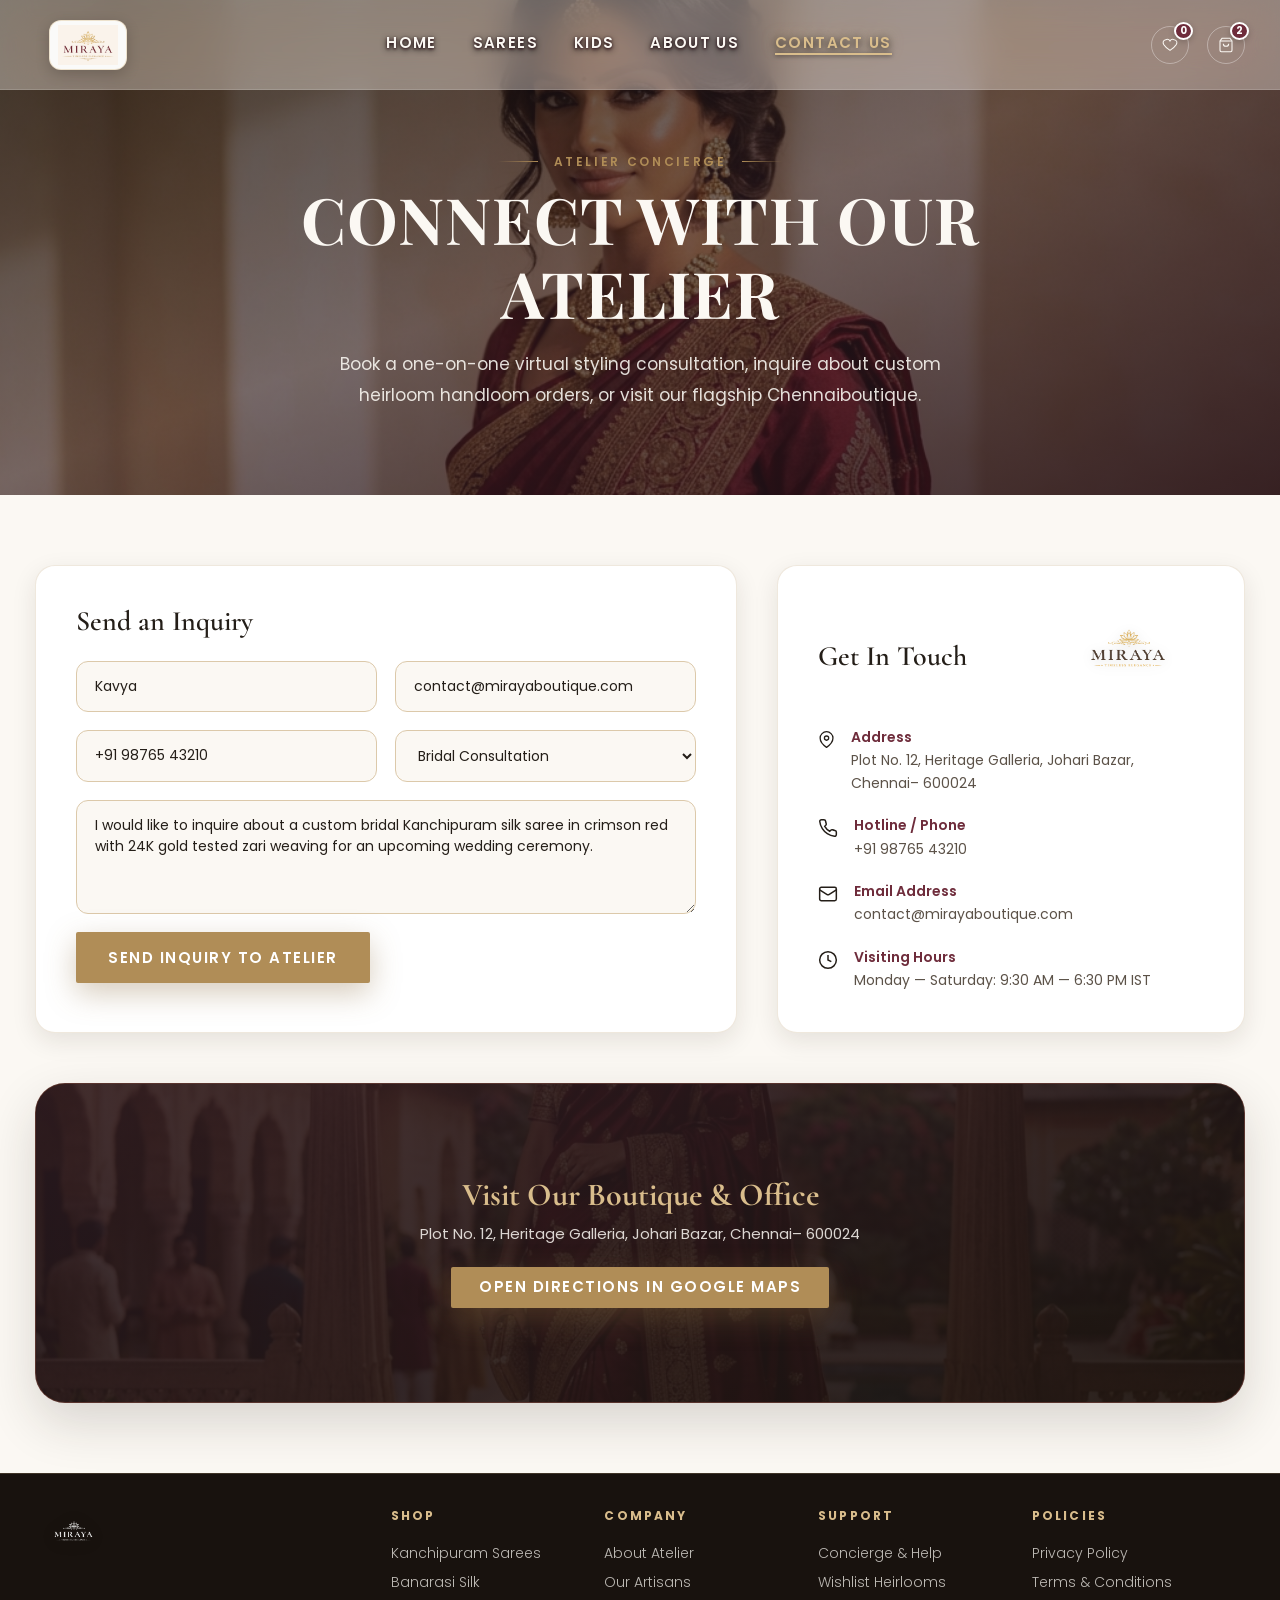
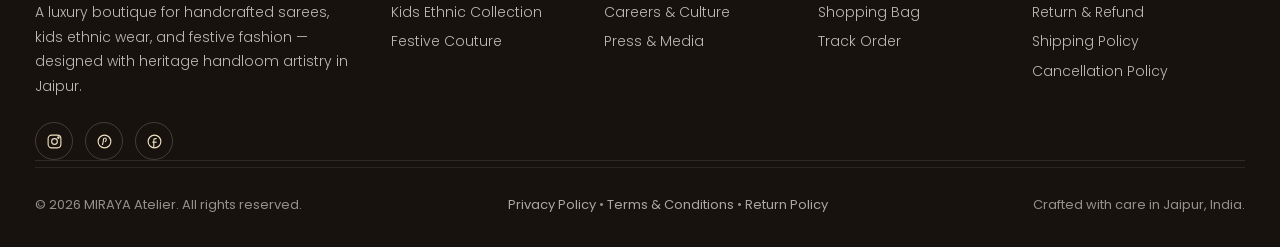
<file: contact.html>
<!DOCTYPE html>
<html lang="en">

<head>
  <meta charset="UTF-8">
  <meta name="viewport" content="width=device-width, initial-scale=1.0">
  <title>Contact Us — Veloura Heritage Silks & Atelier Concierge</title>
  <meta name="description"
    content="Get in touch with Veloura's master drapers. Book a private bridal consultation, inquire about custom handloom silk orders, or visit our Chennaiflagship boutique.">

  <!-- Google Fonts System -->
  <link rel="preconnect" href="https://fonts.googleapis.com">
  <link rel="preconnect" href="https://fonts.gstatic.com" crossorigin>
  <link
    href="https://fonts.googleapis.com/css2?family=Cormorant+Garamond:ital,wght@0,500;0,600;0,700;1,400;1,600&family=Playfair+Display:ital,wght@0,600;0,700;0,800;1,600&family=Poppins:wght@300;400;500;600;700&display=swap"
    rel="stylesheet">

  <!-- Favicon -->
  <link rel="icon" type="image/png" href="images/new logo.png">
  <link rel="apple-touch-icon" href="images/new logo.png">
  <title>Contact Us — MIRAYA Timeless Elegance</title>

  <!-- Core Stylesheet -->
  <link rel="stylesheet" href="style.css">

  <style>
    /* Dedicated Contact Page Custom Hero & Map Styles */
    .contact-hero {
      position: relative;
      min-height: 55vh;
      display: flex;
      align-items: center;
      justify-content: center;
      text-align: center;
      background:
        linear-gradient(160deg, rgba(18, 13, 10, 0.75) 0%, rgba(44, 27, 34, 0.65) 50%, rgba(36, 16, 23, 0.88) 100%),
        url('images/hero.png') center 20%/cover no-repeat;
      padding: 140px 24px 70px;
    }

    .contact-hero-content {
      max-width: 780px;
    }

    .contact-hero h1 {
      font-family: var(--font-hero);
      font-size: clamp(38px, 5.5vw, 64px);
      font-weight: 700;
      letter-spacing: 1px;
      color: var(--ivory);
      line-height: 1.15;
      margin-bottom: 20px;
    }

    .contact-hero p {
      font-family: var(--font-body);
      font-size: 17px;
      font-weight: 400;
      line-height: 1.8;
      color: rgba(251, 248, 243, 0.88);
      max-width: 620px;
      margin: 0 auto;
    }

    /* Map Box */
    .map-box {
      margin-top: 50px;
      border-radius: var(--radius-lg);
      overflow: hidden;
      border: 1px solid rgba(176, 141, 87, 0.25);
      box-shadow: var(--shadow-md);
      height: 320px;
      position: relative;
      background: var(--wine-deep);
    }

    .map-overlay {
      position: absolute;
      inset: 0;
      display: flex;
      flex-direction: column;
      align-items: center;
      justify-content: center;
      text-align: center;
      background: linear-gradient(160deg, rgba(44, 27, 34, 0.88), rgba(28, 20, 16, 0.92)), url('images/split_banner.png') center/cover;
      color: var(--ivory);
      padding: 24px;
    }

    .map-overlay h4 {
      font-family: var(--font-section);
      font-size: 32px;
      color: var(--gold-light);
      margin-bottom: 8px;
    }

    .map-overlay p {
      font-family: var(--font-body);
      font-size: 15px;
      color: rgba(251, 248, 243, 0.85);
      margin-bottom: 20px;
    }
  </style>
</head>

<body>

  <!-- ============ NAVBAR ============ -->
  <header class="navbar" id="navbar">
    <div class="container nav-inner">
      <a href="index.html#home" class="logo-link"><img src="images/new logo.png" alt="MIRAYA — Timeless Elegance"
          class="nav-logo"></a>

      <nav class="nav-links" id="navLinks">
        <a href="index.html#home">Home</a>
        <a href="sarees.html">Sarees</a>
        <a href="kids.html">Kids</a>
        <a href="about.html">About Us</a>
        <a href="contact.html" class="active">Contact Us</a>
      </nav>

      <div class="nav-actions">
        
        <a href="wishlist.html" class="icon-btn wishlist-btn-nav" aria-label="Wishlist">
          <svg viewBox="0 0 24 24" fill="none" stroke="currentColor" stroke-width="1.6">
            <path
              d="M12 20s-7-4.4-9.5-8.6C.7 8 2 4.5 5.5 4a5 5 0 0 1 6.5 2 5 5 0 0 1 6.5-2c3.5.5 4.8 4 3 7.4C19 15.6 12 20 12 20Z" />
          </svg>
          <span class="wishlist-count">2</span>
        </a>
        <a href="#" class="icon-btn cart-btn" aria-label="Cart">
          <svg viewBox="0 0 24 24" fill="none" stroke="currentColor" stroke-width="1.6">
            <path d="M6 2 3 6v14a2 2 0 0 0 2 2h14a2 2 0 0 0 2-2V6l-3-4Z" />
            <line x1="3" y1="6" x2="21" y2="6" />
            <path d="M16 10a4 4 0 0 1-8 0" />
          </svg>
          <span class="cart-count">2</span>
        </a>
        <button class="nav-toggle" id="navToggle" aria-label="Toggle Navigation">
          <svg viewBox="0 0 24 24" fill="none" stroke="currentColor" stroke-width="1.8">
            <line x1="4" y1="7" x2="20" y2="7" />
            <line x1="4" y1="12" x2="20" y2="12" />
            <line x1="4" y1="17" x2="20" y2="17" />
          </svg>
        </button>
      </div>
    </div>
  </header>

  <!-- ============ CONTACT HERO ============ -->
  <section class="contact-hero">
    <div class="contact-hero-content reveal">
      <div class="thread"><span>Atelier Concierge</span></div>
      <h1>CONNECT WITH OUR ATELIER</h1>
      <p>Book a one-on-one virtual styling consultation, inquire about custom heirloom handloom orders, or visit our
        flagship Chennaiboutique.</p>
    </div>
  </section>

  <!-- ============ CONTACT FORM & INFO SECTION ============ -->
  <section class="section">
    <div class="container">
      <div class="contact-grid reveal">

        <!-- Contact Form Box -->
        <div class="contact-card">
          <h3>Send an Inquiry</h3>
          <form class="contact-form"
            onsubmit="event.preventDefault(); alert('Thank you, Kavya Sharma! Your inquiry regarding Bridal Consultation has been received. Our master draper will contact you within 24 hours at +91 98765 43210.');">
            <div class="form-row">
              <input type="text" value="Kavya" placeholder="Your Name" required aria-label="Your Name">
              <input type="email" value="contact@mirayaboutique.com" placeholder="Your Email" required
                aria-label="Your Email">
            </div>
            <div class="form-row">
              <input type="tel" value="+91 98765 43210" placeholder="Phone / WhatsApp Number" aria-label="Phone Number">
              <select aria-label="Inquiry Type">
                <option selected>Bridal Consultation</option>
                <option>Custom Handloom Weave Order</option>
                <option>Order &amp; Shipping Status</option>
                <option>General Atelier Inquiry</option>
              </select>
            </div>
            <textarea rows="4" placeholder="How can our master drapers assist you?" required
              aria-label="Message">I would like to inquire about a custom bridal Kanchipuram silk saree in crimson red with 24K gold tested zari weaving for an upcoming wedding ceremony.</textarea>
            <button type="submit" class="btn btn-gold" style="align-self: flex-start; padding: 14px 32px;">Send Inquiry
              to Atelier</button>
          </form>
        </div>

        <!-- Contact Info Box -->
        <div class="contact-info-card">
          <div class="contact-info-header">
            <h3>Get In Touch</h3>
            <img src="images/logo_transparent.png" alt="MIRAYA — Timeless Elegance" class="contact-card-logo">
          </div>
          <div class="info-item">
            <div class="info-icon">
              <svg viewBox="0 0 24 24" fill="none" stroke="currentColor" stroke-width="1.8" width="20" height="20">
                <path d="M21 10c0 7-9 13-9 13s-9-6-9-13a9 9 0 0 1 18 0z" />
                <circle cx="12" cy="10" r="3" />
              </svg>
            </div>
            <div>
              <strong>Address</strong>
              <p>Plot No. 12, Heritage Galleria, Johari Bazar, Chennai– 600024</p>
            </div>
          </div>
          <div class="info-item">
            <div class="info-icon">
              <svg viewBox="0 0 24 24" fill="none" stroke="currentColor" stroke-width="1.8" width="20" height="20">
                <path
                  d="M22 16.92v3a2 2 0 0 1-2.18 2 19.79 19.79 0 0 1-8.63-3.07 19.5 19.5 0 0 1-6-6 19.79 19.79 0 0 1-3.07-8.67A2 2 0 0 1 4.11 2h3a2 2 0 0 1 2 1.72 12.84 12.84 0 0 0 .7 2.81 2 2 0 0 1-.45 2.11L8.09 9.91a16 16 0 0 0 6 6l1.27-1.27a2 2 0 0 1 2.11-.45 12.84 12.84 0 0 0 2.81.7A2 2 0 0 1 22 16.92z" />
              </svg>
            </div>
            <div>
              <strong>Hotline / Phone</strong>
              <p>+91 98765 43210</p>
            </div>
          </div>
          <div class="info-item">
            <div class="info-icon">
              <svg viewBox="0 0 24 24" fill="none" stroke="currentColor" stroke-width="1.8" width="20" height="20">
                <rect x="2" y="4" width="20" height="16" rx="2" />
                <path d="m22 7-8.97 5.7a1.94 1.94 0 0 1-2.06 0L2 7" />
              </svg>
            </div>
            <div>
              <strong>Email Address</strong>
              <p>contact@mirayaboutique.com</p>
            </div>
          </div>
          <div class="info-item">
            <div class="info-icon">
              <svg viewBox="0 0 24 24" fill="none" stroke="currentColor" stroke-width="1.8" width="20" height="20">
                <circle cx="12" cy="12" r="10" />
                <polyline points="12 6 12 12 16 14" />
              </svg>
            </div>
            <div>
              <strong>Visiting Hours</strong>
              <p>Monday — Saturday: 9:30 AM — 6:30 PM IST</p>
            </div>
          </div>
        </div>

      </div>

      <!-- MAP LOCATION BOX -->
      <div class="map-box reveal">
        <div class="map-overlay">
          <h4>Visit Our Boutique &amp; Office</h4>
          <p>Plot No. 12, Heritage Galleria, Johari Bazar, Chennai– 600024</p>
          <a href="https://maps.google.com/?q=Johari+Bazar,+Jaipur+600024" target="_blank" class="btn btn-gold"
            style="padding: 12px 28px;">Open Directions in Google Maps</a>
        </div>
      </div>

    </div>
  </section>

  <!-- ============ FOOTER ============ -->
  <footer class="footer">
    <div class="container">
      <div class="footer-grid">
        <div class="footer-brand">
          <a href="index.html#home" class="footer-logo-link"><img src="images/logo_transparent.png" alt="MIRAYA — Timeless Elegance"
              class="footer-logo"></a>
          <p>A luxury boutique for handcrafted sarees, kids ethnic wear, and festive fashion — designed with heritage handloom artistry in Jaipur.
          </p>
          <div class="footer-social">
            <a href="#" aria-label="Instagram"><svg viewBox="0 0 24 24" fill="none" stroke="currentColor"
                stroke-width="1.6">
                <rect x="3" y="3" width="18" height="18" rx="5" />
                <circle cx="12" cy="12" r="4" />
                <circle cx="17.5" cy="6.5" r="1" />
              </svg></a>
            <a href="#" aria-label="Pinterest"><svg viewBox="0 0 24 24" fill="none" stroke="currentColor"
                stroke-width="1.6">
                <circle cx="12" cy="12" r="9" />
                <path d="M9 17c1-3 1.5-6 1.5-8a2 2 0 1 1 4 0c0 1.5-1 3-2 3.5" />
              </svg></a>
            <a href="#" aria-label="Facebook"><svg viewBox="0 0 24 24" fill="none" stroke="currentColor"
                stroke-width="1.6">
                <path d="M15 8h-2a2 2 0 0 0-2 2v10" />
                <path d="M9 13h6" />
                <circle cx="12" cy="12" r="9" />
              </svg></a>
          </div>
        </div>
        <div class="footer-col">
          <h5>Shop</h5>
          <ul>
            <li><a href="sarees.html">Kanchipuram Sarees</a></li>
            <li><a href="sarees.html">Banarasi Silk</a></li>
            <li><a href="kids.html">Kids Ethnic Collection</a></li>
            <li><a href="sarees.html">Festive Couture</a></li>
          </ul>
        </div>
        <div class="footer-col">
          <h5>Company</h5>
          <ul>
            <li><a href="about.html">About Atelier</a></li>
            <li><a href="about.html#artisans">Our Artisans</a></li>
            <li><a href="contact.html">Careers &amp; Culture</a></li>
            <li><a href="contact.html">Press &amp; Media</a></li>
          </ul>
        </div>
        <div class="footer-col">
          <h5>Support</h5>
          <ul>
            <li><a href="contact.html">Concierge &amp; Help</a></li>
            <li><a href="wishlist.html">Wishlist Heirlooms</a></li>
            <li><a href="cart.html">Shopping Bag</a></li>
            <li><a href="checkout.html">Track Order</a></li>
          </ul>
        </div>
        <div class="footer-col">
          <h5>Policies</h5>
          <ul>
            <li><a href="#" class="policy-link" data-policy="privacy">Privacy Policy</a></li>
            <li><a href="#" class="policy-link" data-policy="terms">Terms &amp; Conditions</a></li>
            <li><a href="#" class="policy-link" data-policy="returns">Return &amp; Refund</a></li>
            <li><a href="#" class="policy-link" data-policy="shipping">Shipping Policy</a></li>
            <li><a href="#" class="policy-link" data-policy="cancellation">Cancellation Policy</a></li>
          </ul>
        </div>
      </div>
      <div class="footer-bottom">
        <span>© 2026 MIRAYA Atelier. All rights reserved.</span>
        <div class="footer-policy-bottom">
          <a href="#" class="policy-link" data-policy="privacy">Privacy Policy</a> • 
          <a href="#" class="policy-link" data-policy="terms">Terms &amp; Conditions</a> • 
          <a href="#" class="policy-link" data-policy="returns">Return Policy</a>
        </div>
        <span>Crafted with care in Jaipur, India.</span>
      </div>
    </div>
  </footer>

  <!-- Master External Script -->
  <script src="script.js" defer></script>
</body>

</html>
</file>
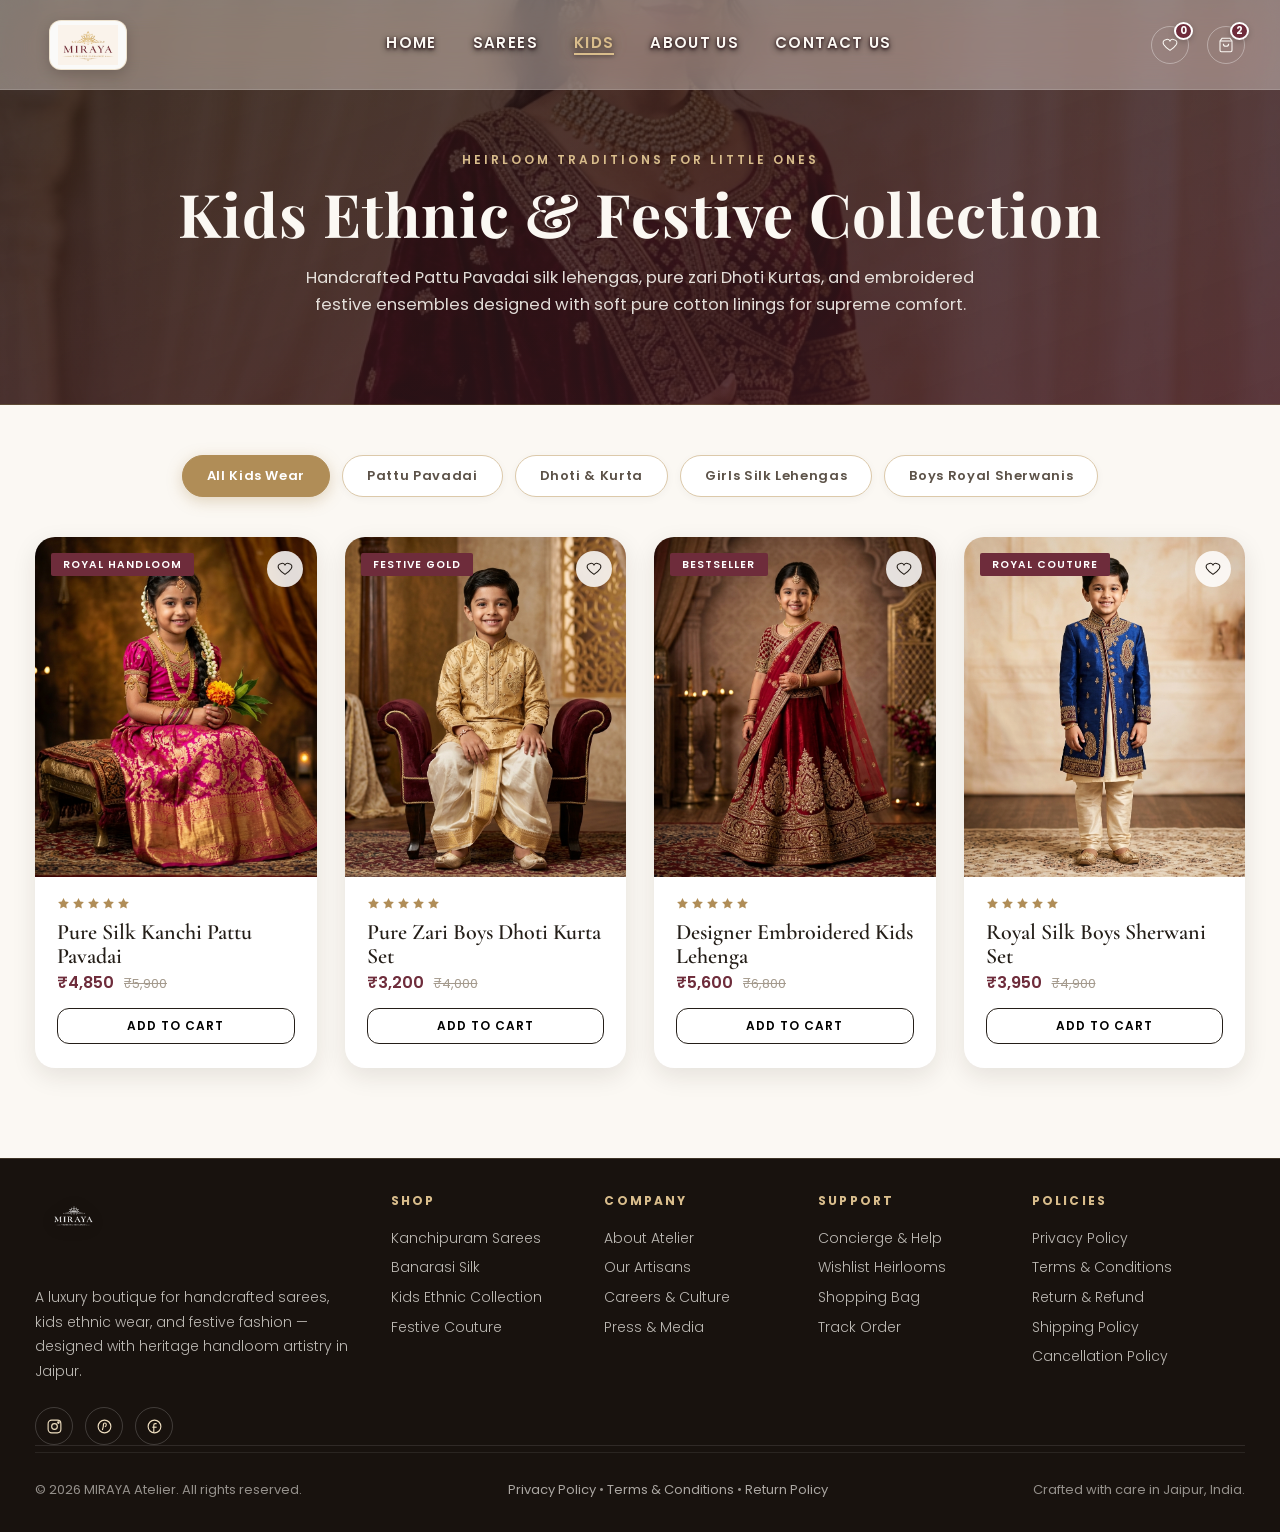
<file: kids.html>
<!DOCTYPE html>
<html lang="en">

<head>
  <meta charset="UTF-8">
  <meta name="viewport" content="width=device-width, initial-scale=1.0">
  <title>Kids Ethnic &amp; Festive Collection — MIRAYA Timeless Elegance</title>
  <meta name="description"
    content="Explore handcrafted Kids Traditional Pattu Pavadai, Dhoti Kurta, Silk Lehengas, and Festive Sherwanis at MIRAYA. Heirloom quality ethnic wear for ages 1-14 years.">

  <!-- Google Fonts System -->
  <link rel="preconnect" href="https://fonts.googleapis.com">
  <link rel="preconnect" href="https://fonts.gstatic.com" crossorigin>
  <link
    href="https://fonts.googleapis.com/css2?family=Cormorant+Garamond:ital,wght@0,500;0,600;0,700;1,400;1,600&family=Playfair+Display:ital,wght@0,600;0,700;0,800;1,600&family=Poppins:wght@300;400;500;600;700&display=swap"
    rel="stylesheet">

  <!-- Favicon -->
  <link rel="icon" type="image/png" href="images/new logo.png">
  <link rel="apple-touch-icon" href="images/new logo.png">

  <!-- Core Stylesheet -->
  <link rel="stylesheet" href="style.css">

  <style>
    /* Dedicated Kids Wear Hero & Page Custom Styling */
    .kids-hero-section {
      padding: 150px 24px 85px;
      background: linear-gradient(160deg, rgba(28, 20, 16, 0.78), rgba(60, 22, 32, 0.84)), url('images/cat_lehengas.png') center 30%/cover no-repeat;
      text-align: center;
      position: relative;
      color: var(--ivory);
      border-bottom: 1px solid rgba(176, 141, 87, 0.25);
    }

    .kids-hero-tag {
      font-family: var(--font-body);
      font-size: 12px;
      font-weight: 600;
      letter-spacing: 0.25em;
      text-transform: uppercase;
      color: var(--gold-light);
      margin-bottom: 14px;
      display: inline-block;
    }

    .kids-hero-title {
      font-family: var(--font-hero);
      font-size: clamp(36px, 5.5vw, 60px);
      font-weight: 700;
      color: var(--ivory);
      margin-bottom: 18px;
      letter-spacing: 1px;
    }

    .kids-hero-subtitle {
      font-family: var(--font-body);
      font-size: 16.5px;
      color: rgba(251, 248, 243, 0.88);
      max-width: 700px;
      margin: 0 auto;
      line-height: 1.65;
    }

    /* Kids Category Filter Pills */
    .kids-filter-bar {
      display: flex;
      justify-content: center;
      gap: 12px;
      flex-wrap: wrap;
      margin: 0 0 40px;
    }

    .kids-filter-pill {
      font-family: var(--font-body);
      font-size: 13px;
      font-weight: 600;
      letter-spacing: 0.05em;
      padding: 10px 24px;
      border-radius: 30px;
      border: 1px solid var(--beige-deep);
      background: #ffffff;
      color: var(--ink-soft);
      cursor: pointer;
      box-shadow: 0 2px 8px rgba(0, 0, 0, 0.04);
      transition: all 0.35s var(--ease);
    }

    .kids-filter-pill:hover,
    .kids-filter-pill.active {
      background: var(--gold);
      color: #ffffff;
      border-color: var(--gold);
      box-shadow: 0 4px 15px rgba(176, 141, 87, 0.35);
    }

    /* Kids Catalog Grid Layout */
    .kids-grid-section {
      padding: 50px 0 90px;
      background: var(--ivory);
    }

    .kids-grid {
      display: grid;
      grid-template-columns: repeat(4, 1fr);
      gap: 28px;
    }

    @media (max-width: 1024px) {
      .kids-grid {
        grid-template-columns: repeat(3, 1fr);
        gap: 20px;
      }
    }

    @media (max-width: 768px) {
      .kids-grid {
        grid-template-columns: repeat(2, 1fr);
        gap: 16px;
      }
    }

    @media (max-width: 480px) {
      .kids-grid {
        grid-template-columns: 1fr;
      }
    }
  </style>
</head>

<body>

  <!-- ============ NAVBAR ============ -->
  <header class="navbar" id="navbar">
    <div class="container nav-inner">
      <a href="index.html#home" class="logo-link"><img src="images/new logo.png" alt="MIRAYA — Timeless Elegance"
          class="nav-logo"></a>

      <nav class="nav-links" id="navLinks">
        <a href="index.html#home">Home</a>
        <a href="sarees.html">Sarees</a>
        <a href="kids.html" class="active">Kids</a>
        <a href="about.html">About Us</a>
        <a href="contact.html">Contact Us</a>
      </nav>

      <div class="nav-actions">
        
        <a href="wishlist.html" class="icon-btn wishlist-btn-nav" aria-label="Wishlist">
          <svg viewBox="0 0 24 24" fill="none" stroke="currentColor" stroke-width="1.6">
            <path
              d="M12 20s-7-4.4-9.5-8.6C.7 8 2 4.5 5.5 4a5 5 0 0 1 6.5 2 5 5 0 0 1 6.5-2c3.5.5 4.8 4 3 7.4C19 15.6 12 20 12 20Z" />
          </svg>
          <span class="wishlist-count">2</span>
        </a>
        <a href="cart.html" class="icon-btn cart-btn" aria-label="Cart">
          <svg viewBox="0 0 24 24" fill="none" stroke="currentColor" stroke-width="1.6">
            <path d="M6 2 3 6v14a2 2 0 0 0 2 2h14a2 2 0 0 0 2-2V6l-3-4Z" />
            <line x1="3" y1="6" x2="21" y2="6" />
            <path d="M16 10a4 4 0 0 1-8 0" />
          </svg>
          <span class="cart-count">2</span>
        </a>
        <button class="nav-toggle" id="navToggle" aria-label="Toggle Navigation">
          <svg viewBox="0 0 24 24" fill="none" stroke="currentColor" stroke-width="1.8">
            <line x1="4" y1="7" x2="20" y2="7" />
            <line x1="4" y1="12" x2="20" y2="12" />
            <line x1="4" y1="17" x2="20" y2="17" />
          </svg>
        </button>
      </div>
    </div>
  </header>

  <!-- ============ KIDS HERO HEADER ============ -->
  <section class="kids-hero-section">
    <div class="container">
      <span class="kids-hero-tag reveal">HEIRLOOM TRADITIONS FOR LITTLE ONES</span>
      <h1 class="kids-hero-title reveal">Kids Ethnic &amp; Festive Collection</h1>
      <p class="kids-hero-subtitle reveal">Handcrafted Pattu Pavadai silk lehengas, pure zari Dhoti Kurtas, and
        embroidered festive ensembles designed with soft pure cotton linings for supreme comfort.
      </p>
    </div>
  </section>

  <!-- ============ KIDS CATALOG GRID ============ -->
  <section class="kids-grid-section">
    <div class="container">

      <!-- Category Filter Pills -->
      <div class="kids-filter-bar reveal">
        <button class="kids-filter-pill active" onclick="filterKidsCategory('all', this)">All Kids Wear</button>
        <button class="kids-filter-pill" onclick="filterKidsCategory('pattu-pavadai', this)">Pattu Pavadai</button>
        <button class="kids-filter-pill" onclick="filterKidsCategory('dhoti-kurta', this)">Dhoti &amp; Kurta</button>
        <button class="kids-filter-pill" onclick="filterKidsCategory('kids-lehenga', this)">Girls Silk Lehengas</button>
        <button class="kids-filter-pill" onclick="filterKidsCategory('sherwani', this)">Boys Royal Sherwanis</button>
      </div>

      <div class="kids-grid reveal" id="kidsGrid">

        <!-- Kids Product 1 -->
        <div class="product-card" data-kids-cat="pattu-pavadai">
          <div class="product-media">
            <img src="images/kids_pattu_pavadai.png" alt="Pure Silk Kanchi Pattu Pavadai" loading="lazy">
            <span class="badge">Royal Handloom</span>
            <button class="wishlist-btn" aria-label="Add to wishlist"><svg viewBox="0 0 24 24" fill="none"
                stroke="currentColor" stroke-width="1.6">
                <path
                  d="M12 20s-7-4.4-9.5-8.6C.7 8 2 4.5 5.5 4a5 5 0 0 1 6.5 2 5 5 0 0 1 6.5-2c3.5.5 4.8 4 3 7.4C19 15.6 12 20 12 20Z" />
              </svg></button>
            <a href="product-details.html" class="quick-view">Quick View</a>
          </div>
          <div class="product-info">
            <div class="product-rating">
              <svg viewBox="0 0 24 24" fill="currentColor">
                <polygon
                  points="12 2 15.09 8.26 22 9.27 17 14.14 18.18 21.02 12 17.77 5.82 21.02 7 14.14 2 9.27 8.91 8.26 12 2" />
              </svg>
              <svg viewBox="0 0 24 24" fill="currentColor">
                <polygon
                  points="12 2 15.09 8.26 22 9.27 17 14.14 18.18 21.02 12 17.77 5.82 21.02 7 14.14 2 9.27 8.91 8.26 12 2" />
              </svg>
              <svg viewBox="0 0 24 24" fill="currentColor">
                <polygon
                  points="12 2 15.09 8.26 22 9.27 17 14.14 18.18 21.02 12 17.77 5.82 21.02 7 14.14 2 9.27 8.91 8.26 12 2" />
              </svg>
              <svg viewBox="0 0 24 24" fill="currentColor">
                <polygon
                  points="12 2 15.09 8.26 22 9.27 17 14.14 18.18 21.02 12 17.77 5.82 21.02 7 14.14 2 9.27 8.91 8.26 12 2" />
              </svg>
              <svg viewBox="0 0 24 24" fill="currentColor">
                <polygon
                  points="12 2 15.09 8.26 22 9.27 17 14.14 18.18 21.02 12 17.77 5.82 21.02 7 14.14 2 9.27 8.91 8.26 12 2" />
              </svg>
            </div>
            <h4>Pure Silk Kanchi Pattu Pavadai</h4>
            <div class="product-price"><span class="price-now">₹4,850</span><span class="price-old">₹5,900</span></div>
            <button class="add-cart">Add to Cart</button>
          </div>
        </div>

        <!-- Kids Product 2 -->
        <div class="product-card" data-kids-cat="dhoti-kurta">
          <div class="product-media">
            <img src="images/kids_dhoti_kurta.png" alt="Pure Zari Boys Dhoti Kurta Set" loading="lazy">
            <span class="badge">Festive Gold</span>
            <button class="wishlist-btn" aria-label="Add to wishlist"><svg viewBox="0 0 24 24" fill="none"
                stroke="currentColor" stroke-width="1.6">
                <path
                  d="M12 20s-7-4.4-9.5-8.6C.7 8 2 4.5 5.5 4a5 5 0 0 1 6.5 2 5 5 0 0 1 6.5-2c3.5.5 4.8 4 3 7.4C19 15.6 12 20 12 20Z" />
              </svg></button>
            <a href="product-details.html" class="quick-view">Quick View</a>
          </div>
          <div class="product-info">
            <div class="product-rating">
              <svg viewBox="0 0 24 24" fill="currentColor">
                <polygon
                  points="12 2 15.09 8.26 22 9.27 17 14.14 18.18 21.02 12 17.77 5.82 21.02 7 14.14 2 9.27 8.91 8.26 12 2" />
              </svg>
              <svg viewBox="0 0 24 24" fill="currentColor">
                <polygon
                  points="12 2 15.09 8.26 22 9.27 17 14.14 18.18 21.02 12 17.77 5.82 21.02 7 14.14 2 9.27 8.91 8.26 12 2" />
              </svg>
              <svg viewBox="0 0 24 24" fill="currentColor">
                <polygon
                  points="12 2 15.09 8.26 22 9.27 17 14.14 18.18 21.02 12 17.77 5.82 21.02 7 14.14 2 9.27 8.91 8.26 12 2" />
              </svg>
              <svg viewBox="0 0 24 24" fill="currentColor">
                <polygon
                  points="12 2 15.09 8.26 22 9.27 17 14.14 18.18 21.02 12 17.77 5.82 21.02 7 14.14 2 9.27 8.91 8.26 12 2" />
              </svg>
              <svg viewBox="0 0 24 24" fill="currentColor">
                <polygon
                  points="12 2 15.09 8.26 22 9.27 17 14.14 18.18 21.02 12 17.77 5.82 21.02 7 14.14 2 9.27 8.91 8.26 12 2" />
              </svg>
            </div>
            <h4>Pure Zari Boys Dhoti Kurta Set</h4>
            <div class="product-price"><span class="price-now">₹3,200</span><span class="price-old">₹4,000</span></div>
            <button class="add-cart">Add to Cart</button>
          </div>
        </div>

        <!-- Kids Product 3 -->
        <div class="product-card" data-kids-cat="kids-lehenga">
          <div class="product-media">
            <img src="images/kids_lehenga.png" alt="Designer Embroidered Kids Lehenga" loading="lazy">
            <span class="badge">Bestseller</span>
            <button class="wishlist-btn" aria-label="Add to wishlist"><svg viewBox="0 0 24 24" fill="none"
                stroke="currentColor" stroke-width="1.6">
                <path
                  d="M12 20s-7-4.4-9.5-8.6C.7 8 2 4.5 5.5 4a5 5 0 0 1 6.5 2 5 5 0 0 1 6.5-2c3.5.5 4.8 4 3 7.4C19 15.6 12 20 12 20Z" />
              </svg></button>
            <a href="product-details.html" class="quick-view">Quick View</a>
          </div>
          <div class="product-info">
            <div class="product-rating">
              <svg viewBox="0 0 24 24" fill="currentColor">
                <polygon
                  points="12 2 15.09 8.26 22 9.27 17 14.14 18.18 21.02 12 17.77 5.82 21.02 7 14.14 2 9.27 8.91 8.26 12 2" />
              </svg>
              <svg viewBox="0 0 24 24" fill="currentColor">
                <polygon
                  points="12 2 15.09 8.26 22 9.27 17 14.14 18.18 21.02 12 17.77 5.82 21.02 7 14.14 2 9.27 8.91 8.26 12 2" />
              </svg>
              <svg viewBox="0 0 24 24" fill="currentColor">
                <polygon
                  points="12 2 15.09 8.26 22 9.27 17 14.14 18.18 21.02 12 17.77 5.82 21.02 7 14.14 2 9.27 8.91 8.26 12 2" />
              </svg>
              <svg viewBox="0 0 24 24" fill="currentColor">
                <polygon
                  points="12 2 15.09 8.26 22 9.27 17 14.14 18.18 21.02 12 17.77 5.82 21.02 7 14.14 2 9.27 8.91 8.26 12 2" />
              </svg>
              <svg viewBox="0 0 24 24" fill="currentColor">
                <polygon
                  points="12 2 15.09 8.26 22 9.27 17 14.14 18.18 21.02 12 17.77 5.82 21.02 7 14.14 2 9.27 8.91 8.26 12 2" />
              </svg>
            </div>
            <h4>Designer Embroidered Kids Lehenga</h4>
            <div class="product-price"><span class="price-now">₹5,600</span><span class="price-old">₹6,800</span></div>
            <button class="add-cart">Add to Cart</button>
          </div>
        </div>

        <!-- Kids Product 4 -->
        <div class="product-card" data-kids-cat="sherwani">
          <div class="product-media">
            <img src="images/kids_sherwani.png" alt="Royal Silk Boys Sherwani Set" loading="lazy">
            <span class="badge">Royal Couture</span>
            <button class="wishlist-btn" aria-label="Add to wishlist"><svg viewBox="0 0 24 24" fill="none"
                stroke="currentColor" stroke-width="1.6">
                <path
                  d="M12 20s-7-4.4-9.5-8.6C.7 8 2 4.5 5.5 4a5 5 0 0 1 6.5 2 5 5 0 0 1 6.5-2c3.5.5 4.8 4 3 7.4C19 15.6 12 20 12 20Z" />
              </svg></button>
            <a href="product-details.html" class="quick-view">Quick View</a>
          </div>
          <div class="product-info">
            <div class="product-rating">
              <svg viewBox="0 0 24 24" fill="currentColor">
                <polygon
                  points="12 2 15.09 8.26 22 9.27 17 14.14 18.18 21.02 12 17.77 5.82 21.02 7 14.14 2 9.27 8.91 8.26 12 2" />
              </svg>
              <svg viewBox="0 0 24 24" fill="currentColor">
                <polygon
                  points="12 2 15.09 8.26 22 9.27 17 14.14 18.18 21.02 12 17.77 5.82 21.02 7 14.14 2 9.27 8.91 8.26 12 2" />
              </svg>
              <svg viewBox="0 0 24 24" fill="currentColor">
                <polygon
                  points="12 2 15.09 8.26 22 9.27 17 14.14 18.18 21.02 12 17.77 5.82 21.02 7 14.14 2 9.27 8.91 8.26 12 2" />
              </svg>
              <svg viewBox="0 0 24 24" fill="currentColor">
                <polygon
                  points="12 2 15.09 8.26 22 9.27 17 14.14 18.18 21.02 12 17.77 5.82 21.02 7 14.14 2 9.27 8.91 8.26 12 2" />
              </svg>
              <svg viewBox="0 0 24 24" fill="currentColor">
                <polygon
                  points="12 2 15.09 8.26 22 9.27 17 14.14 18.18 21.02 12 17.77 5.82 21.02 7 14.14 2 9.27 8.91 8.26 12 2" />
              </svg>
            </div>
            <h4>Royal Silk Boys Sherwani Set</h4>
            <div class="product-price"><span class="price-now">₹3,950</span><span class="price-old">₹4,900</span></div>
            <button class="add-cart">Add to Cart</button>
          </div>
        </div>

      </div>

    </div>
  </section>

  <!-- ============ FOOTER ============ -->
  <footer class="footer">
    <div class="container">
      <div class="footer-grid">
        <div class="footer-brand">
          <a href="index.html#home" class="footer-logo-link"><img src="images/logo_transparent.png" alt="MIRAYA — Timeless Elegance"
              class="footer-logo"></a>
          <p>A luxury boutique for handcrafted sarees, kids ethnic wear, and festive fashion — designed with heritage handloom artistry in Jaipur.
          </p>
          <div class="footer-social">
            <a href="#" aria-label="Instagram"><svg viewBox="0 0 24 24" fill="none" stroke="currentColor"
                stroke-width="1.6">
                <rect x="3" y="3" width="18" height="18" rx="5" />
                <circle cx="12" cy="12" r="4" />
                <circle cx="17.5" cy="6.5" r="1" />
              </svg></a>
            <a href="#" aria-label="Pinterest"><svg viewBox="0 0 24 24" fill="none" stroke="currentColor"
                stroke-width="1.6">
                <circle cx="12" cy="12" r="9" />
                <path d="M9 17c1-3 1.5-6 1.5-8a2 2 0 1 1 4 0c0 1.5-1 3-2 3.5" />
              </svg></a>
            <a href="#" aria-label="Facebook"><svg viewBox="0 0 24 24" fill="none" stroke="currentColor"
                stroke-width="1.6">
                <path d="M15 8h-2a2 2 0 0 0-2 2v10" />
                <path d="M9 13h6" />
                <circle cx="12" cy="12" r="9" />
              </svg></a>
          </div>
        </div>
        <div class="footer-col">
          <h5>Shop</h5>
          <ul>
            <li><a href="sarees.html">Kanchipuram Sarees</a></li>
            <li><a href="sarees.html">Banarasi Silk</a></li>
            <li><a href="kids.html">Kids Ethnic Collection</a></li>
            <li><a href="sarees.html">Festive Couture</a></li>
          </ul>
        </div>
        <div class="footer-col">
          <h5>Company</h5>
          <ul>
            <li><a href="about.html">About Atelier</a></li>
            <li><a href="about.html#artisans">Our Artisans</a></li>
            <li><a href="contact.html">Careers &amp; Culture</a></li>
            <li><a href="contact.html">Press &amp; Media</a></li>
          </ul>
        </div>
        <div class="footer-col">
          <h5>Support</h5>
          <ul>
            <li><a href="contact.html">Concierge &amp; Help</a></li>
            <li><a href="wishlist.html">Wishlist Heirlooms</a></li>
            <li><a href="cart.html">Shopping Bag</a></li>
            <li><a href="checkout.html">Track Order</a></li>
          </ul>
        </div>
        <div class="footer-col">
          <h5>Policies</h5>
          <ul>
            <li><a href="#" class="policy-link" data-policy="privacy">Privacy Policy</a></li>
            <li><a href="#" class="policy-link" data-policy="terms">Terms &amp; Conditions</a></li>
            <li><a href="#" class="policy-link" data-policy="returns">Return &amp; Refund</a></li>
            <li><a href="#" class="policy-link" data-policy="shipping">Shipping Policy</a></li>
            <li><a href="#" class="policy-link" data-policy="cancellation">Cancellation Policy</a></li>
          </ul>
        </div>
      </div>
      <div class="footer-bottom">
        <span>© 2026 MIRAYA Atelier. All rights reserved.</span>
        <div class="footer-policy-bottom">
          <a href="#" class="policy-link" data-policy="privacy">Privacy Policy</a> • 
          <a href="#" class="policy-link" data-policy="terms">Terms &amp; Conditions</a> • 
          <a href="#" class="policy-link" data-policy="returns">Return Policy</a>
        </div>
        <span>Crafted with care in Jaipur, India.</span>
      </div>
    </div>
  </footer>

  <script>
    function filterKidsCategory(category, elem) {
      document.querySelectorAll('.kids-filter-pill').forEach(el => el.classList.remove('active'));
      elem.classList.add('active');

      const cards = document.querySelectorAll('#kidsGrid .product-card');
      cards.forEach(card => {
        const cat = card.getAttribute('data-kids-cat');
        if (category === 'all' || cat === category) {
          card.style.display = 'block';
        } else {
          card.style.display = 'none';
        }
      });
    }
  </script>
  <script src="script.js" defer></script>
</body>

</html>
</file>
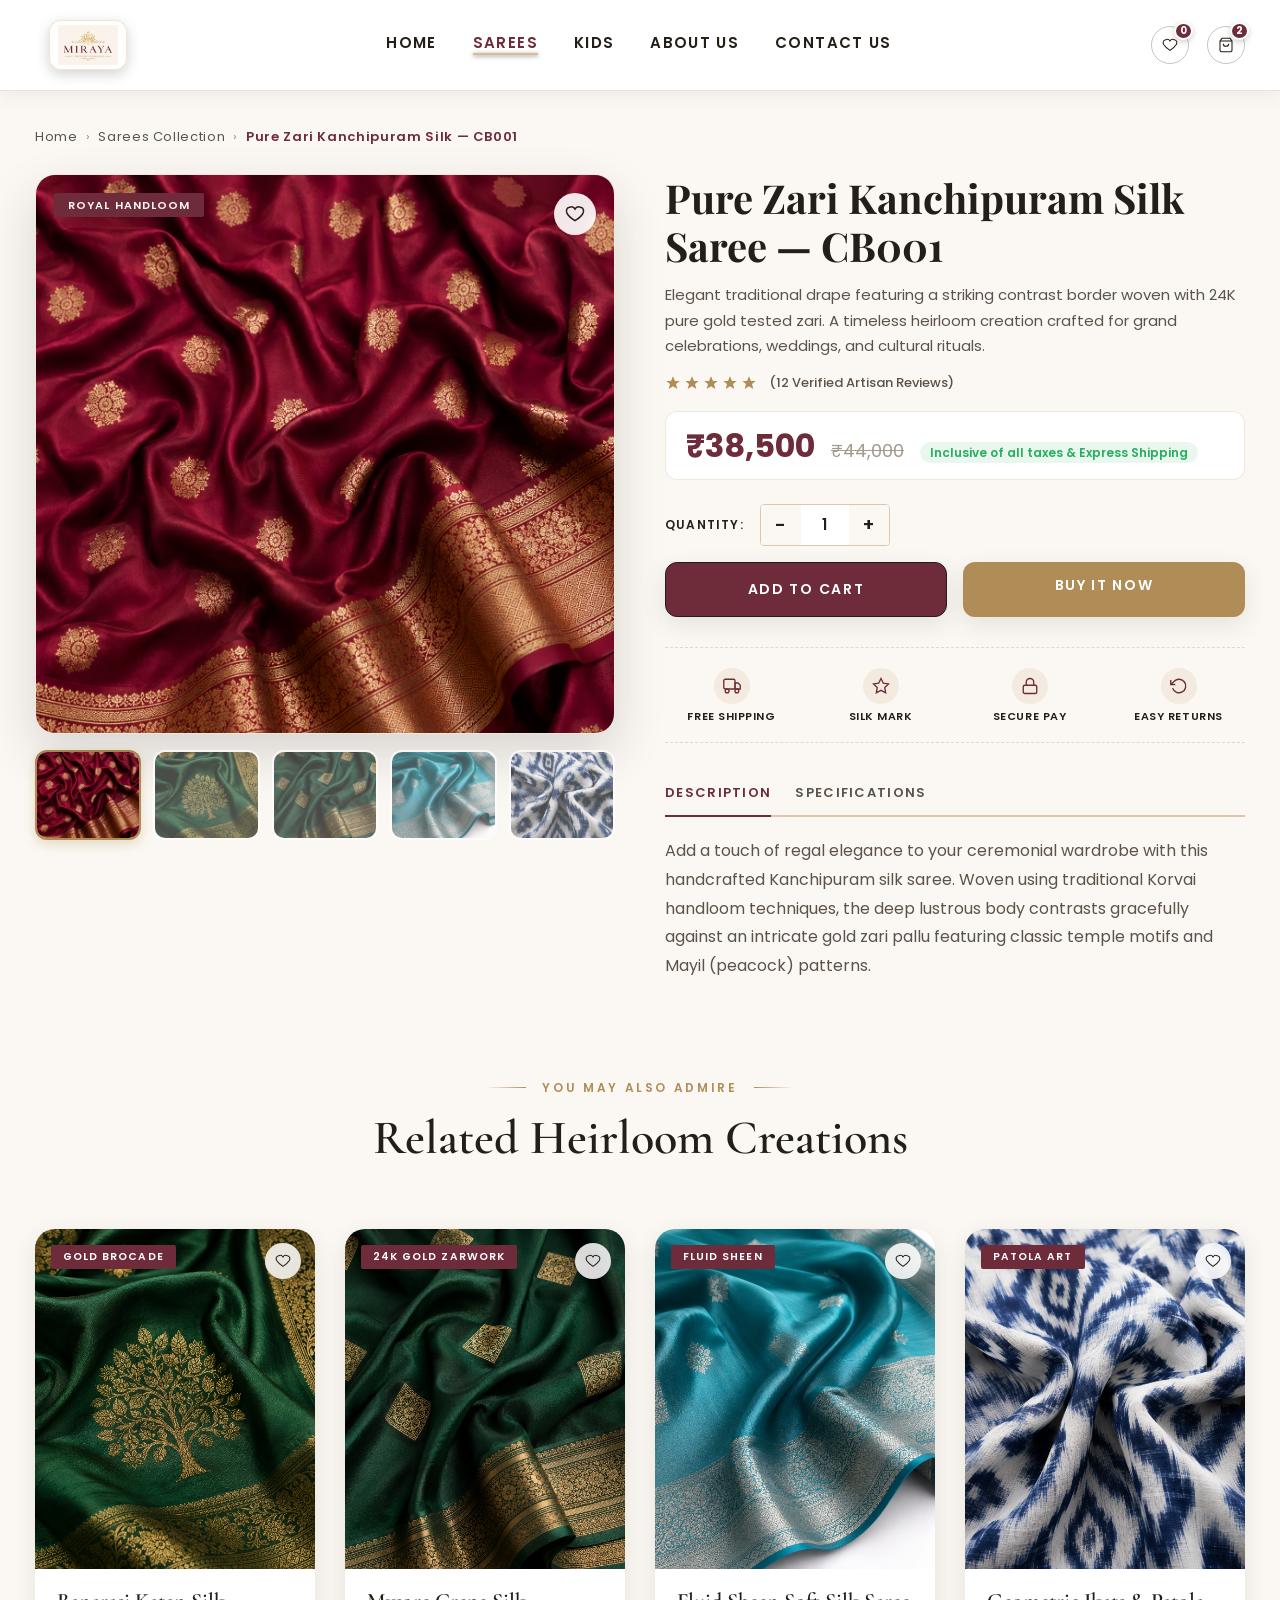
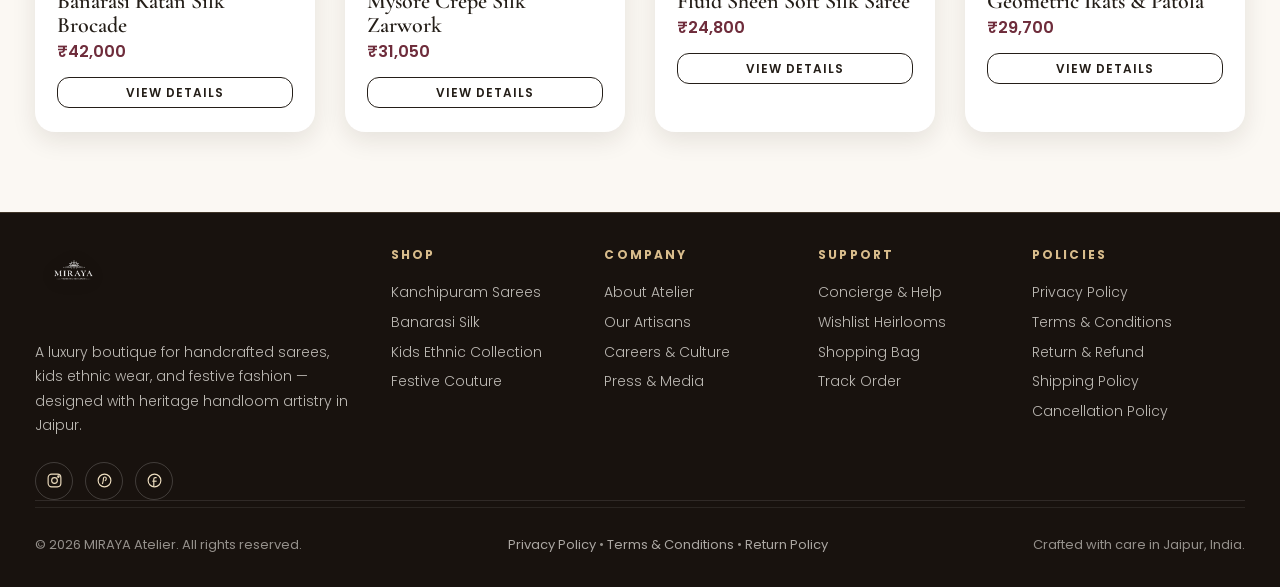
<file: product-details.html>
<!DOCTYPE html>
<html lang="en">

<head>
  <meta charset="UTF-8">
  <meta name="viewport" content="width=device-width, initial-scale=1.0">
  <title>Pure Zari Kanchipuram Silk Saree — MIRAYA Timeless Elegance</title>
  <meta name="description"
    content="Shop Pure Zari Kanchipuram Silk Saree at MIRAYA. Handcrafted by master artisans with 24K gold tested zari. Free express shipping and Silk Mark Certified.">
 
    
  <!-- Google Fonts System -->
  <link rel="preconnect" href="https://fonts.googleapis.com">
  <link rel="preconnect" href="https://fonts.gstatic.com" crossorigin>
  <link
    href="https://fonts.googleapis.com/css2?family=Cormorant+Garamond:ital,wght@0,500;0,600;0,700;1,400;1,600&family=Playfair+Display:ital,wght@0,600;0,700;0,800;1,600&family=Poppins:wght@300;400;500;600;700&display=swap"
    rel="stylesheet">

  <!-- Favicon -->
  <link rel="icon" type="image/png" href="images/new logo.png">
  <link rel="apple-touch-icon" href="images/new logo.png">

  <!-- Core Stylesheet -->
  <link rel="stylesheet" href="style.css">

  <style>
    /* Dedicated Product Details Page Custom Luxury Styling */
    .product-details-section {
      padding: 130px 0 80px;
      background: var(--ivory);
    }

    .breadcrumb-nav {
      font-family: var(--font-body);
      font-size: 13px;
      letter-spacing: 0.05em;
      color: var(--ink-soft);
      margin-bottom: 30px;
      display: flex;
      align-items: center;
      gap: 8px;
      flex-wrap: wrap;
    }

    .breadcrumb-nav a {
      color: var(--ink-soft);
      transition: color 0.3s var(--ease);
    }

    .breadcrumb-nav a:hover {
      color: var(--wine);
    }

    .breadcrumb-nav .sep {
      color: var(--gold);
    }

    .breadcrumb-nav .current {
      color: var(--wine);
      font-weight: 600;
    }

    .pdp-grid {
      display: grid;
      grid-template-columns: 1fr 1fr;
      gap: 50px;
      align-items: start;
    }

    /* Left Gallery System */
    .pdp-gallery {
      position: sticky;
      top: 100px;
    }

    .pdp-main-image {
      position: relative;
      width: 100%;
      height: 560px;
      border-radius: var(--radius-md);
      overflow: hidden;
      box-shadow: var(--shadow-md);
      border: 1px solid rgba(176, 141, 87, 0.2);
      background: #fff;
    }

    .pdp-main-image img {
      width: 100%;
      height: 100%;
      object-fit: cover;
      object-position: center top;
      transition: transform 0.6s var(--ease);
    }

    .pdp-main-image:hover img {
      transform: scale(1.06);
    }

    .pdp-badge {
      position: absolute;
      top: 18px;
      left: 18px;
      z-index: 3;
      background: var(--wine);
      color: var(--ivory);
      font-family: var(--font-body);
      font-size: 11px;
      font-weight: 600;
      letter-spacing: 0.1em;
      text-transform: uppercase;
      padding: 6px 14px;
      border-radius: 2px;
      box-shadow: var(--shadow-sm);
    }

    .pdp-wishlist-btn {
      position: absolute;
      top: 18px;
      right: 18px;
      z-index: 3;
      width: 42px;
      height: 42px;
      border-radius: 50%;
      background: rgba(255, 255, 255, 0.9);
      backdrop-filter: blur(8px);
      display: flex;
      align-items: center;
      justify-content: center;
      color: var(--ink);
      box-shadow: var(--shadow-sm);
      transition: all 0.3s var(--ease);
    }

    .pdp-wishlist-btn:hover {
      background: var(--wine);
      color: #fff;
      transform: scale(1.1);
    }

    .pdp-thumbs {
      display: grid;
      grid-template-columns: repeat(5, 1fr);
      gap: 12px;
      margin-top: 16px;
    }

    .thumb-item {
      height: 90px;
      border-radius: var(--radius-sm);
      overflow: hidden;
      border: 2px solid transparent;
      cursor: pointer;
      opacity: 0.7;
      transition: all 0.3s var(--ease);
      background: #fff;
    }

    .thumb-item img {
      width: 100%;
      height: 100%;
      object-fit: cover;
    }

    .thumb-item:hover,
    .thumb-item.active {
      opacity: 1;
      border-color: var(--gold);
      box-shadow: 0 4px 12px rgba(176, 141, 87, 0.3);
    }

    /* Right Details Panel */
    .pdp-info {
      display: flex;
      flex-direction: column;
    }

    .pdp-title {
      font-family: var(--font-hero);
      font-size: clamp(28px, 3.2vw, 40px);
      font-weight: 700;
      color: var(--ink);
      line-height: 1.2;
      margin-bottom: 12px;
    }

    .pdp-subtitle {
      font-family: var(--font-body);
      font-size: 15px;
      line-height: 1.7;
      color: var(--ink-soft);
      margin-bottom: 16px;
    }

    .pdp-rating-row {
      display: flex;
      align-items: center;
      gap: 12px;
      margin-bottom: 20px;
    }

    .pdp-stars {
      display: flex;
      gap: 3px;
      color: var(--gold);
    }

    .pdp-stars svg {
      width: 16px;
      height: 16px;
    }

    .pdp-reviews-count {
      font-family: var(--font-body);
      font-size: 13px;
      color: var(--ink-soft);
      font-weight: 500;
    }

    .pdp-price-box {
      display: flex;
      align-items: baseline;
      gap: 16px;
      padding: 16px 20px;
      background: #fff;
      border-radius: var(--radius-sm);
      border: 1px solid rgba(176, 141, 87, 0.2);
      margin-bottom: 24px;
    }

    .pdp-price-now {
      font-family: var(--font-body);
      font-size: 32px;
      font-weight: 700;
      color: var(--wine);
      font-variant-numeric: lining-nums proportional-nums;
      -webkit-font-feature-settings: "lnum" 1, "pnum" 1;
      font-feature-settings: "lnum" 1, "pnum" 1;
    }

    .pdp-price-old {
      font-family: var(--font-body);
      font-size: 18px;
      color: #a49a8d;
      text-decoration: line-through;
      font-variant-numeric: lining-nums proportional-nums;
      -webkit-font-feature-settings: "lnum" 1, "pnum" 1;
      font-feature-settings: "lnum" 1, "pnum" 1;
    }

    .pdp-tax-tag {
      font-family: var(--font-body);
      font-size: 12px;
      font-weight: 600;
      color: #27ae60;
      background: rgba(39, 174, 96, 0.1);
      padding: 4px 10px;
      border-radius: 20px;
    }

    .pdp-action-box {
      margin-bottom: 30px;
      display: flex;
      flex-direction: column;
      gap: 16px;
    }

    .qty-picker {
      display: flex;
      align-items: center;
      gap: 16px;
    }

    .qty-picker label {
      font-family: var(--font-body);
      font-size: 12px;
      font-weight: 600;
      letter-spacing: 0.1em;
      text-transform: uppercase;
      color: var(--ink);
    }

    .qty-controls {
      display: inline-flex;
      align-items: center;
      border: 1px solid var(--beige-deep);
      border-radius: 4px;
      overflow: hidden;
      background: #fff;
    }

    .qty-btn {
      width: 40px;
      height: 40px;
      display: flex;
      align-items: center;
      justify-content: center;
      font-size: 18px;
      font-weight: 600;
      color: var(--ink);
      background: var(--ivory);
      transition: background 0.2s var(--ease);
    }

    .qty-btn:hover {
      background: var(--gold-light);
      color: #fff;
    }

    .qty-val {
      width: 48px;
      text-align: center;
      font-family: var(--font-body);
      font-size: 15px;
      font-weight: 600;
      color: var(--ink);
    }

    .pdp-btn-group {
      display: grid;
      grid-template-columns: 1fr 1fr;
      gap: 16px;
    }

    .btn-add-cart {
      padding: 16px 24px;
      background: var(--wine);
      color: #fff;
      font-family: var(--font-body);
      font-size: 14px;
      font-weight: 600;
      letter-spacing: 0.12em;
      text-transform: uppercase;
      border-radius: var(--radius-sm);
      box-shadow: var(--shadow-sm);
      transition: all 0.35s var(--ease);
    }

    .btn-add-cart:hover {
      background: var(--wine-deep);
      box-shadow: var(--shadow-md);
      transform: translateY(-2px);
    }

    .btn-buy-now {
      padding: 16px 24px;
      background: var(--gold);
      color: #fff;
      font-family: var(--font-body);
      font-size: 14px;
      font-weight: 600;
      letter-spacing: 0.12em;
      text-transform: uppercase;
      border-radius: var(--radius-sm);
      box-shadow: var(--shadow-sm);
      transition: all 0.35s var(--ease);
    }

    .btn-buy-now:hover {
      background: var(#B08D57);
      box-shadow: var(--shadow-md);
      transform: translateY(-2px);
    }

    /* Trust Badges Grid */
    .pdp-trust-grid {
      display: grid;
      grid-template-columns: repeat(4, 1fr);
      gap: 16px;
      padding: 20px 0;
      border-top: 1px dashed rgba(176, 141, 87, 0.3);
      border-bottom: 1px dashed rgba(176, 141, 87, 0.3);
      margin-bottom: 30px;
    }

    .trust-item {
      display: flex;
      flex-direction: column;
      align-items: center;
      text-align: center;
      gap: 6px;
    }

    .trust-icon {
      width: 36px;
      height: 36px;
      border-radius: 50%;
      background: rgba(176, 141, 87, 0.12);
      color: var(--wine);
      display: flex;
      align-items: center;
      justify-content: center;
    }

    .trust-item span {
      font-family: var(--font-body);
      font-size: 11px;
      font-weight: 600;
      letter-spacing: 0.05em;
      text-transform: uppercase;
      color: var(--ink);
    }

    /* Tabbed Info System */
    .pdp-tabs-container {
      margin-top: 10px;
    }

    .pdp-tab-buttons {
      display: flex;
      gap: 24px;
      border-bottom: 2px solid var(--beige-deep);
      margin-bottom: 20px;
    }

    .pdp-tab-btn {
      font-family: var(--font-body);
      font-size: 13px;
      font-weight: 600;
      letter-spacing: 0.1em;
      text-transform: uppercase;
      color: var(--ink-soft);
      padding-bottom: 12px;
      position: relative;
      transition: color 0.3s var(--ease);
    }

    .pdp-tab-btn.active {
      color: var(--wine);
    }

    .pdp-tab-btn.active::after {
      content: "";
      position: absolute;
      left: 0;
      bottom: -2px;
      width: 100%;
      height: 2px;
      background: var(--wine);
    }

    .pdp-tab-content {
      font-family: var(--font-body);
      font-size: 14px;
      line-height: 1.8;
      color: var(--ink-soft);
    }

    .pdp-tab-pane {
      display: none;
    }

    .pdp-tab-pane.active {
      display: block;
    }

    .specs-table {
      width: 100%;
      border-collapse: collapse;
      margin-top: 10px;
    }

    .specs-table td {
      padding: 10px 14px;
      font-size: 13.5px;
      border-bottom: 1px solid var(--beige-deep);
    }

    .specs-table td:first-child {
      font-weight: 600;
      color: var(--wine);
      width: 40%;
      background: rgba(251, 248, 243, 0.6);
    }

    @media (max-width: 900px) {
      .pdp-grid {
        grid-template-columns: 1fr;
        gap: 30px;
      }

      .pdp-gallery {
        position: static;
      }

      .pdp-btn-group {
        grid-template-columns: 1fr;
      }

      .pdp-trust-grid {
        grid-template-columns: repeat(2, 1fr);
        gap: 20px;
      }
    }
  </style>
</head>

<body>

  <!-- ============ NAVBAR ============ -->
  <header class="navbar navbar-solid" id="navbar">
    <div class="container nav-inner">
      <a href="index.html#home" class="logo-link"><img src="images/new logo.png" alt="MIRAYA — Timeless Elegance"
          class="nav-logo"></a>

      <nav class="nav-links" id="navLinks">
        <a href="index.html#home">Home</a>
        <a href="sarees.html" class="active">Sarees</a>
        <a href="kids.html">Kids</a>
        <a href="about.html">About Us</a>
        <a href="contact.html">Contact Us</a>
      </nav>

      <div class="nav-actions">
        
        <a href="wishlist.html" class="icon-btn wishlist-btn-nav" aria-label="Wishlist">
          <svg viewBox="0 0 24 24" fill="none" stroke="currentColor" stroke-width="1.6">
            <path
              d="M12 20s-7-4.4-9.5-8.6C.7 8 2 4.5 5.5 4a5 5 0 0 1 6.5 2 5 5 0 0 1 6.5-2c3.5.5 4.8 4 3 7.4C19 15.6 12 20 12 20Z" />
          </svg>
          <span class="wishlist-count">2</span>
        </a>
        <a href="cart.html" class="icon-btn cart-btn" aria-label="Cart">
          <svg viewBox="0 0 24 24" fill="none" stroke="currentColor" stroke-width="1.6">
            <path d="M6 2 3 6v14a2 2 0 0 0 2 2h14a2 2 0 0 0 2-2V6l-3-4Z" />
            <line x1="3" y1="6" x2="21" y2="6" />
            <path d="M16 10a4 4 0 0 1-8 0" />
          </svg>
          <span class="cart-count">2</span>
        </a>
        <button class="nav-toggle" id="navToggle" aria-label="Toggle Navigation">
          <svg viewBox="0 0 24 24" fill="none" stroke="currentColor" stroke-width="1.8">
            <line x1="4" y1="7" x2="20" y2="7" />
            <line x1="4" y1="12" x2="20" y2="12" />
            <line x1="4" y1="17" x2="20" y2="17" />
          </svg>
        </button>
      </div>
    </div>
  </header>

  <!-- ============ PRODUCT DETAILS MAIN SECTION ============ -->
  <section class="product-details-section">
    <div class="container">

      <!-- Breadcrumb Navigation -->
      <nav class="breadcrumb-nav">
        <a href="index.html">Home</a>
        <span class="sep">›</span>
        <a href="sarees.html">Sarees Collection</a>
        <span class="sep">›</span>
        <span class="current">Pure Zari Kanchipuram Silk — CB001</span>
      </nav>

      <div class="pdp-grid">

        <!-- LEFT: GALLERY CAROUSEL -->
        <div class="pdp-gallery reveal">
          <div class="pdp-main-image">
            <span class="pdp-badge">Royal Handloom</span>
            <button class="pdp-wishlist-btn" aria-label="Add to Wishlist">
              <svg viewBox="0 0 24 24" fill="none" stroke="currentColor" stroke-width="1.8" width="20" height="20">
                <path
                  d="M12 20s-7-4.4-9.5-8.6C.7 8 2 4.5 5.5 4a5 5 0 0 1 6.5 2 5 5 0 0 1 6.5-2c3.5.5 4.8 4 3 7.4C19 15.6 12 20 12 20Z" />
              </svg>
            </button>
            <img id="pdpMainImg" src="images/pure gold.png" alt="Pure Zari Kanchipuram Silk Saree">
          </div>

          <!-- Thumbnail Row -->
          <div class="pdp-thumbs">
            <div class="thumb-item active" onclick="changeMainImage('images/pure gold.png', this)">
              <img src="images/pure gold.png" alt="Main View">
            </div>
            <div class="thumb-item" onclick="changeMainImage('images/banarashi.png', this)">
              <img src="images/banarashi.png" alt="Zari Weave Detail">
            </div>
            <div class="thumb-item" onclick="changeMainImage('images/Mysore.png', this)">
              <img src="images/Mysore.png" alt="Pallu Border">
            </div>
            <div class="thumb-item" onclick="changeMainImage('images/soft silk.png', this)">
              <img src="images/soft silk.png" alt="Fabric Texture">
            </div>
            <div class="thumb-item" onclick="changeMainImage('images/ikat.png', this)">
              <img src="images/ikat.png" alt="Drape Preview">
            </div>
          </div>
        </div>

        <!-- RIGHT: PRODUCT INFO & PURCHASING -->
        <div class="pdp-info reveal">
          <h1 class="pdp-title">Pure Zari Kanchipuram Silk Saree — CB001</h1>
          <p class="pdp-subtitle">Elegant traditional drape featuring a striking contrast border woven with 24K pure
            gold tested zari. A timeless heirloom creation crafted for grand celebrations, weddings, and cultural
            rituals.</p>

          <!-- Star Rating & Review -->
          <div class="pdp-rating-row">
            <div class="pdp-stars">
              <svg viewBox="0 0 24 24" fill="currentColor">
                <polygon points="12 2 15 9 22 9 16.5 13.5 18.5 21 12 16.8 5.5 21 7.5 13.5 2 9 9 9" />
              </svg>
              <svg viewBox="0 0 24 24" fill="currentColor">
                <polygon points="12 2 15 9 22 9 16.5 13.5 18.5 21 12 16.8 5.5 21 7.5 13.5 2 9 9 9" />
              </svg>
              <svg viewBox="0 0 24 24" fill="currentColor">
                <polygon points="12 2 15 9 22 9 16.5 13.5 18.5 21 12 16.8 5.5 21 7.5 13.5 2 9 9 9" />
              </svg>
              <svg viewBox="0 0 24 24" fill="currentColor">
                <polygon points="12 2 15 9 22 9 16.5 13.5 18.5 21 12 16.8 5.5 21 7.5 13.5 2 9 9 9" />
              </svg>
              <svg viewBox="0 0 24 24" fill="currentColor">
                <polygon points="12 2 15 9 22 9 16.5 13.5 18.5 21 12 16.8 5.5 21 7.5 13.5 2 9 9 9" />
              </svg>
            </div>
            <span class="pdp-reviews-count">(12 Verified Artisan Reviews)</span>
          </div>

          <!-- Price Container -->
          <div class="pdp-price-box">
            <span class="pdp-price-now">₹38,500</span>
            <span class="pdp-price-old">₹44,000</span>
            <span class="pdp-tax-tag">Inclusive of all taxes &amp; Express Shipping</span>
          </div>

          <!-- Quantity Picker & Action Buttons -->
          <div class="pdp-action-box">
            <div class="qty-picker">
              <label>QUANTITY:</label>
              <div class="qty-controls">
                <button class="qty-btn" onclick="updateQty(-1)">-</button>
                <span class="qty-val" id="qtyDisplay">1</span>
                <button class="qty-btn" onclick="updateQty(1)">+</button>
              </div>
            </div>

            <div class="pdp-btn-group">
              <button class="btn-add-cart">ADD TO CART</button>
              <a href="checkout.html" class="btn-buy-now"
                style="display: block; text-align: center; text-decoration: none;">BUY IT NOW</a>
            </div>
          </div>

          <!-- Trust Badges Bar -->
          <div class="pdp-trust-grid">
            <div class="trust-item">
              <div class="trust-icon">
                <svg viewBox="0 0 24 24" fill="none" stroke="currentColor" stroke-width="1.8" width="18" height="18">
                  <rect x="1" y="3" width="15" height="13" rx="2" />
                  <polygon points="16 8 20 8 23 11 23 16 16 16 16 8" />
                  <circle cx="5.5" cy="18.5" r="2.5" />
                  <circle cx="18.5" cy="18.5" r="2.5" />
                </svg>
              </div>
              <span>FREE SHIPPING</span>
            </div>
            <div class="trust-item">
              <div class="trust-icon">
                <svg viewBox="0 0 24 24" fill="none" stroke="currentColor" stroke-width="1.8" width="18" height="18">
                  <polygon
                    points="12 2 15.09 8.26 22 9.27 17 14.14 18.18 21.02 12 17.77 5.82 21.02 7 14.14 2 9.27 8.91 8.26 12 2" />
                </svg>
              </div>
              <span>SILK MARK</span>
            </div>
            <div class="trust-item">
              <div class="trust-icon">
                <svg viewBox="0 0 24 24" fill="none" stroke="currentColor" stroke-width="1.8" width="18" height="18">
                  <rect x="3" y="11" width="18" height="11" rx="2" />
                  <path d="M7 11V7a5 5 0 0 1 10 0v4" />
                </svg>
              </div>
              <span>SECURE PAY</span>
            </div>
            <div class="trust-item">
              <div class="trust-icon">
                <svg viewBox="0 0 24 24" fill="none" stroke="currentColor" stroke-width="1.8" width="18" height="18">
                  <polyline points="1 4 1 10 7 10" />
                  <path d="M3.51 15a9 9 0 1 0 2.13-9.36L1 10" />
                </svg>
              </div>
              <span>EASY RETURNS</span>
            </div>
          </div>

          <!-- Description & Specs Tabs -->
          <div class="pdp-tabs-container">
            <div class="pdp-tab-buttons">
              <button class="pdp-tab-btn active" onclick="switchTab('desc', this)">DESCRIPTION</button>
              <button class="pdp-tab-btn" onclick="switchTab('specs', this)">SPECIFICATIONS</button>
            </div>

            <div class="pdp-tab-content">
              <div id="tab-desc" class="pdp-tab-pane active">
                <p>Add a touch of regal elegance to your ceremonial wardrobe with this handcrafted Kanchipuram silk
                  saree. Woven using traditional Korvai handloom techniques, the deep lustrous body contrasts gracefully
                  against an intricate gold zari pallu featuring classic temple motifs and Mayil (peacock) patterns.</p>
              </div>
              <div id="tab-specs" class="pdp-tab-pane">
                <table class="specs-table">
                  <tr>
                    <td>Fabric Material</td>
                    <td>100% Pure Mulberry Handloom Silk</td>
                  </tr>
                  <tr>
                    <td>Zari Type</td>
                    <td>24K Pure Gold Tested Zari</td>
                  </tr>
                  <tr>
                    <td>Saree Length</td>
                    <td>6.3 Meters (Includes Unstitched Blouse Piece)</td>
                  </tr>
                  <tr>
                    <td>Weave Region</td>
                    <td>Kanchipuram, Tamil Nadu, India</td>
                  </tr>
                  <tr>
                    <td>Certification</td>
                    <td>Government Authorized Silk Mark Certified</td>
                  </tr>
                  <tr>
                    <td>Care Instructions</td>
                    <td>Strictly Dry Clean Only</td>
                  </tr>
                </table>
              </div>
            </div>
          </div>

        </div>

      </div>

      <!-- ============ RELATED PRODUCTS SECTION ============ -->
      <div style="margin-top: 100px;">
        <div class="section-head text-center reveal">
          <div class="thread"><span>You May Also Admire</span></div>
          <h2>Related Heirloom Creations</h2>
        </div>

        <div class="product-grid reveal" style="margin-top: 40px;">
          <!-- Related Card 1 -->
          <div class="product-card">
            <div class="product-media">
              <img src="images/banarashi.png" alt="Banarasi Katan Silk Brocade">
              <span class="badge">Gold Brocade</span>
              <button class="wishlist-btn"><svg viewBox="0 0 24 24" fill="none" stroke="currentColor"
                  stroke-width="1.6">
                  <path
                    d="M12 20s-7-4.4-9.5-8.6C.7 8 2 4.5 5.5 4a5 5 0 0 1 6.5 2 5 5 0 0 1 6.5-2c3.5.5 4.8 4 3 7.4C19 15.6 12 20 12 20Z" />
                </svg></button>
            </div>
            <div class="product-info">
              <h4>Banarasi Katan Silk Brocade</h4>
              <div class="product-price"><span class="price-now">₹42,000</span></div>
              <a href="product-details.html" class="add-cart" style="display: block; text-align: center;">View
                Details</a>
            </div>
          </div>

          <!-- Related Card 2 -->
          <div class="product-card">
            <div class="product-media">
              <img src="images/Mysore.png" alt="Mysore Crepe Silk Zarwork">
              <span class="badge">24K Gold Zarwork</span>
              <button class="wishlist-btn"><svg viewBox="0 0 24 24" fill="none" stroke="currentColor"
                  stroke-width="1.6">
                  <path
                    d="M12 20s-7-4.4-9.5-8.6C.7 8 2 4.5 5.5 4a5 5 0 0 1 6.5 2 5 5 0 0 1 6.5-2c3.5.5 4.8 4 3 7.4C19 15.6 12 20 12 20Z" />
                </svg></button>
            </div>
            <div class="product-info">
              <h4>Mysore Crepe Silk Zarwork</h4>
              <div class="product-price"><span class="price-now">₹31,050</span></div>
              <a href="product-details.html" class="add-cart" style="display: block; text-align: center;">View
                Details</a>
            </div>
          </div>

          <!-- Related Card 3 -->
          <div class="product-card">
            <div class="product-media">
              <img src="images/soft silk.png" alt="Fluid Sheen Soft Silk">
              <span class="badge">Fluid Sheen</span>
              <button class="wishlist-btn"><svg viewBox="0 0 24 24" fill="none" stroke="currentColor"
                  stroke-width="1.6">
                  <path
                    d="M12 20s-7-4.4-9.5-8.6C.7 8 2 4.5 5.5 4a5 5 0 0 1 6.5 2 5 5 0 0 1 6.5-2c3.5.5 4.8 4 3 7.4C19 15.6 12 20 12 20Z" />
                </svg></button>
            </div>
            <div class="product-info">
              <h4>Fluid Sheen Soft Silk Saree</h4>
              <div class="product-price"><span class="price-now">₹24,800</span></div>
              <a href="product-details.html" class="add-cart" style="display: block; text-align: center;">View
                Details</a>
            </div>
          </div>

          <!-- Related Card 4 -->
          <div class="product-card">
            <div class="product-media">
              <img src="images/ikat.png" alt="Geometric Ikats & Patola">
              <span class="badge">Patola Art</span>
              <button class="wishlist-btn"><svg viewBox="0 0 24 24" fill="none" stroke="currentColor"
                  stroke-width="1.6">
                  <path
                    d="M12 20s-7-4.4-9.5-8.6C.7 8 2 4.5 5.5 4a5 5 0 0 1 6.5 2 5 5 0 0 1 6.5-2c3.5.5 4.8 4 3 7.4C19 15.6 12 20 12 20Z" />
                </svg></button>
            </div>
            <div class="product-info">
              <h4>Geometric Ikats &amp; Patola</h4>
              <div class="product-price"><span class="price-now">₹29,700</span></div>
              <a href="product-details.html" class="add-cart" style="display: block; text-align: center;">View
                Details</a>
            </div>
          </div>
        </div>
      </div>

    </div>
  </section>

  <!-- ============ FOOTER ============ -->
  <footer class="footer">
    <div class="container">
      <div class="footer-grid">
        <div class="footer-brand">
          <a href="index.html#home" class="footer-logo-link"><img src="images/logo_transparent.png" alt="MIRAYA — Timeless Elegance"
              class="footer-logo"></a>
          <p>A luxury boutique for handcrafted sarees, kids ethnic wear, and festive fashion — designed with heritage handloom artistry in Jaipur.
          </p>
          <div class="footer-social">
            <a href="#" aria-label="Instagram"><svg viewBox="0 0 24 24" fill="none" stroke="currentColor"
                stroke-width="1.6">
                <rect x="3" y="3" width="18" height="18" rx="5" />
                <circle cx="12" cy="12" r="4" />
                <circle cx="17.5" cy="6.5" r="1" />
              </svg></a>
            <a href="#" aria-label="Pinterest"><svg viewBox="0 0 24 24" fill="none" stroke="currentColor"
                stroke-width="1.6">
                <circle cx="12" cy="12" r="9" />
                <path d="M9 17c1-3 1.5-6 1.5-8a2 2 0 1 1 4 0c0 1.5-1 3-2 3.5" />
              </svg></a>
            <a href="#" aria-label="Facebook"><svg viewBox="0 0 24 24" fill="none" stroke="currentColor"
                stroke-width="1.6">
                <path d="M15 8h-2a2 2 0 0 0-2 2v10" />
                <path d="M9 13h6" />
                <circle cx="12" cy="12" r="9" />
              </svg></a>
          </div>
        </div>
        <div class="footer-col">
          <h5>Shop</h5>
          <ul>
            <li><a href="sarees.html">Kanchipuram Sarees</a></li>
            <li><a href="sarees.html">Banarasi Silk</a></li>
            <li><a href="kids.html">Kids Ethnic Collection</a></li>
            <li><a href="sarees.html">Festive Couture</a></li>
          </ul>
        </div>
        <div class="footer-col">
          <h5>Company</h5>
          <ul>
            <li><a href="about.html">About Atelier</a></li>
            <li><a href="about.html#artisans">Our Artisans</a></li>
            <li><a href="contact.html">Careers &amp; Culture</a></li>
            <li><a href="contact.html">Press &amp; Media</a></li>
          </ul>
        </div>
        <div class="footer-col">
          <h5>Support</h5>
          <ul>
            <li><a href="contact.html">Concierge &amp; Help</a></li>
            <li><a href="wishlist.html">Wishlist Heirlooms</a></li>
            <li><a href="cart.html">Shopping Bag</a></li>
            <li><a href="checkout.html">Track Order</a></li>
          </ul>
        </div>
        <div class="footer-col">
          <h5>Policies</h5>
          <ul>
            <li><a href="#" class="policy-link" data-policy="privacy">Privacy Policy</a></li>
            <li><a href="#" class="policy-link" data-policy="terms">Terms &amp; Conditions</a></li>
            <li><a href="#" class="policy-link" data-policy="returns">Return &amp; Refund</a></li>
            <li><a href="#" class="policy-link" data-policy="shipping">Shipping Policy</a></li>
            <li><a href="#" class="policy-link" data-policy="cancellation">Cancellation Policy</a></li>
          </ul>
        </div>
      </div>
      <div class="footer-bottom">
        <span>© 2026 MIRAYA Atelier. All rights reserved.</span>
        <div class="footer-policy-bottom">
          <a href="#" class="policy-link" data-policy="privacy">Privacy Policy</a> • 
          <a href="#" class="policy-link" data-policy="terms">Terms &amp; Conditions</a> • 
          <a href="#" class="policy-link" data-policy="returns">Return Policy</a>
        </div>
        <span>Crafted with care in Jaipur, India.</span>
      </div>
    </div>
  </footer>

  <!-- Page Interactivity Scripts -->
  <script>
    function changeMainImage(src, thumbElem) {
      document.getElementById('pdpMainImg').src = src;
      document.querySelectorAll('.thumb-item').forEach(el => el.classList.remove('active'));
      thumbElem.classList.add('active');
    }

    let qty = 1;
    function updateQty(change) {
      qty = Math.max(1, qty + change);
      document.getElementById('qtyDisplay').textContent = qty;
    }

    function switchTab(tabId, btnElem) {
      document.querySelectorAll('.pdp-tab-btn').forEach(b => b.classList.remove('active'));
      document.querySelectorAll('.pdp-tab-pane').forEach(p => p.classList.remove('active'));
      btnElem.classList.add('active');
      document.getElementById('tab-' + tabId).classList.add('active');
    }
  </script>
  <script src="script.js" defer></script>
</body>

</html>
</file>
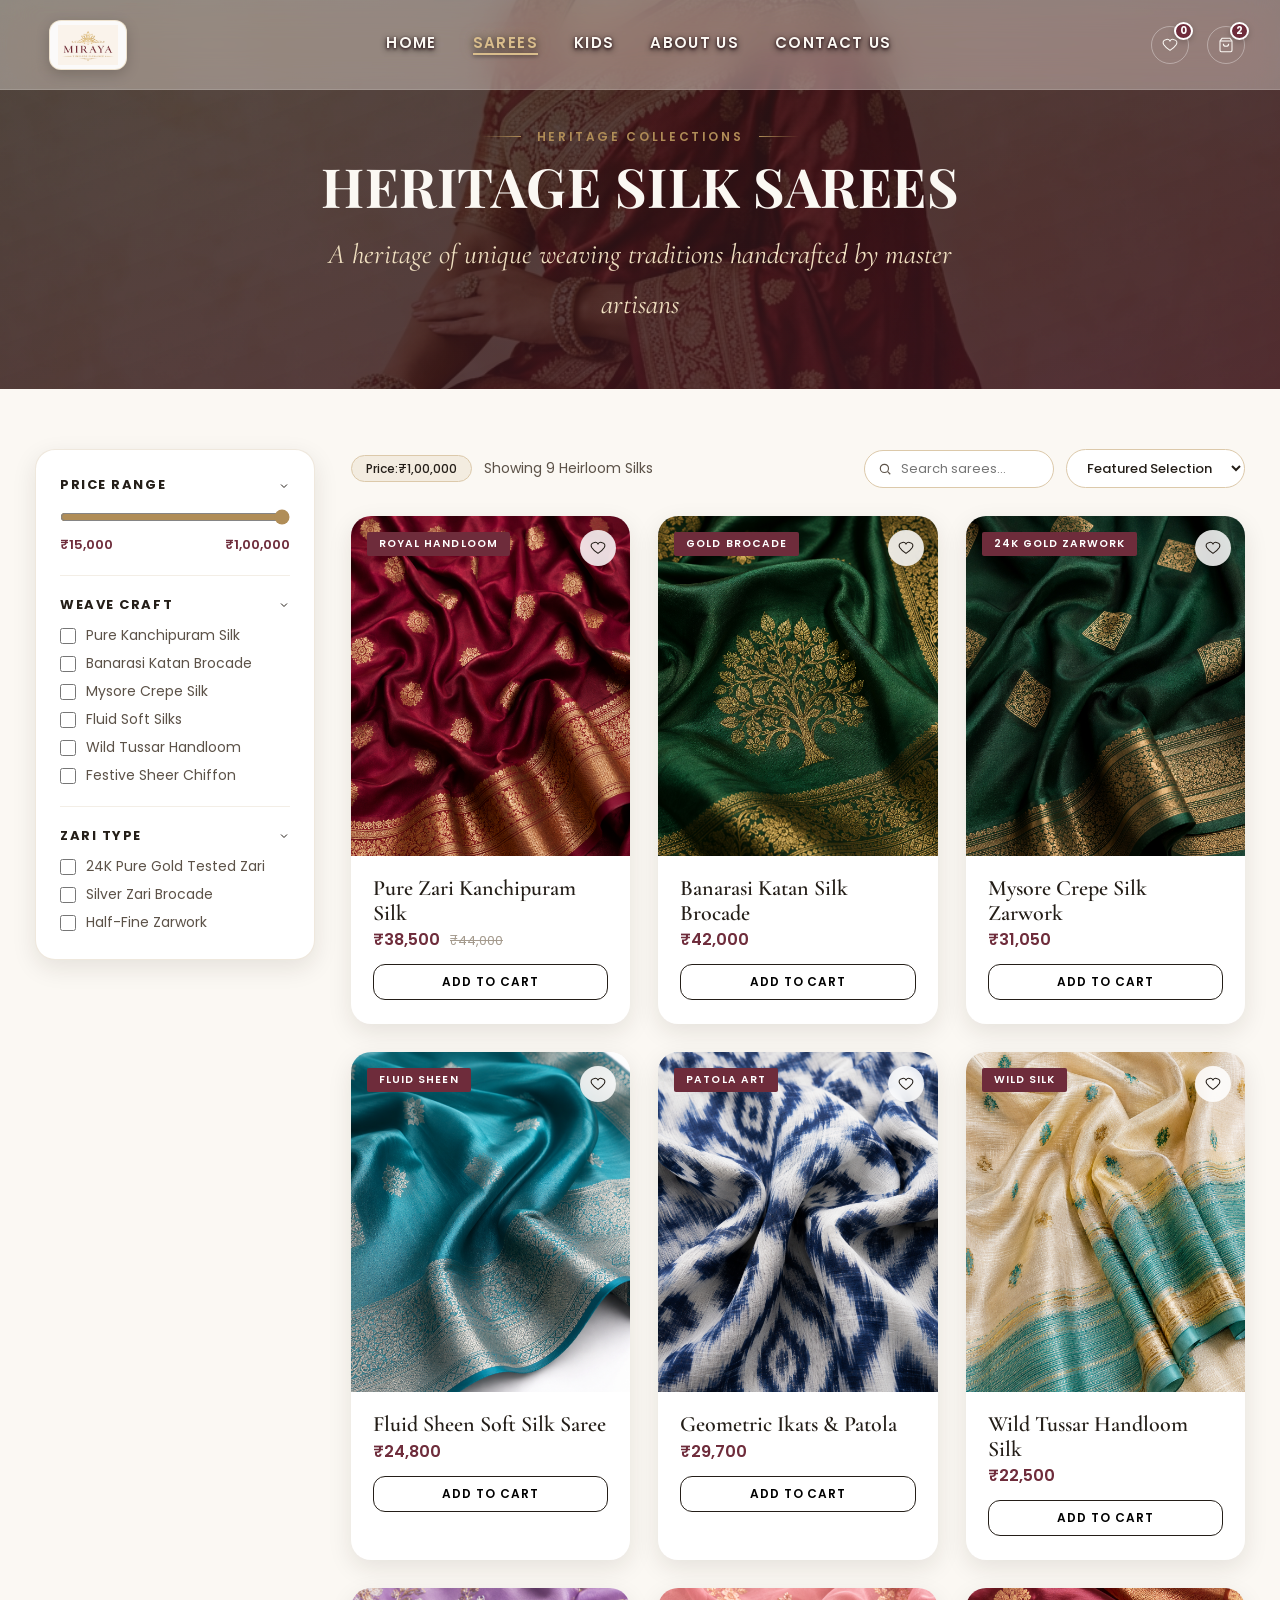
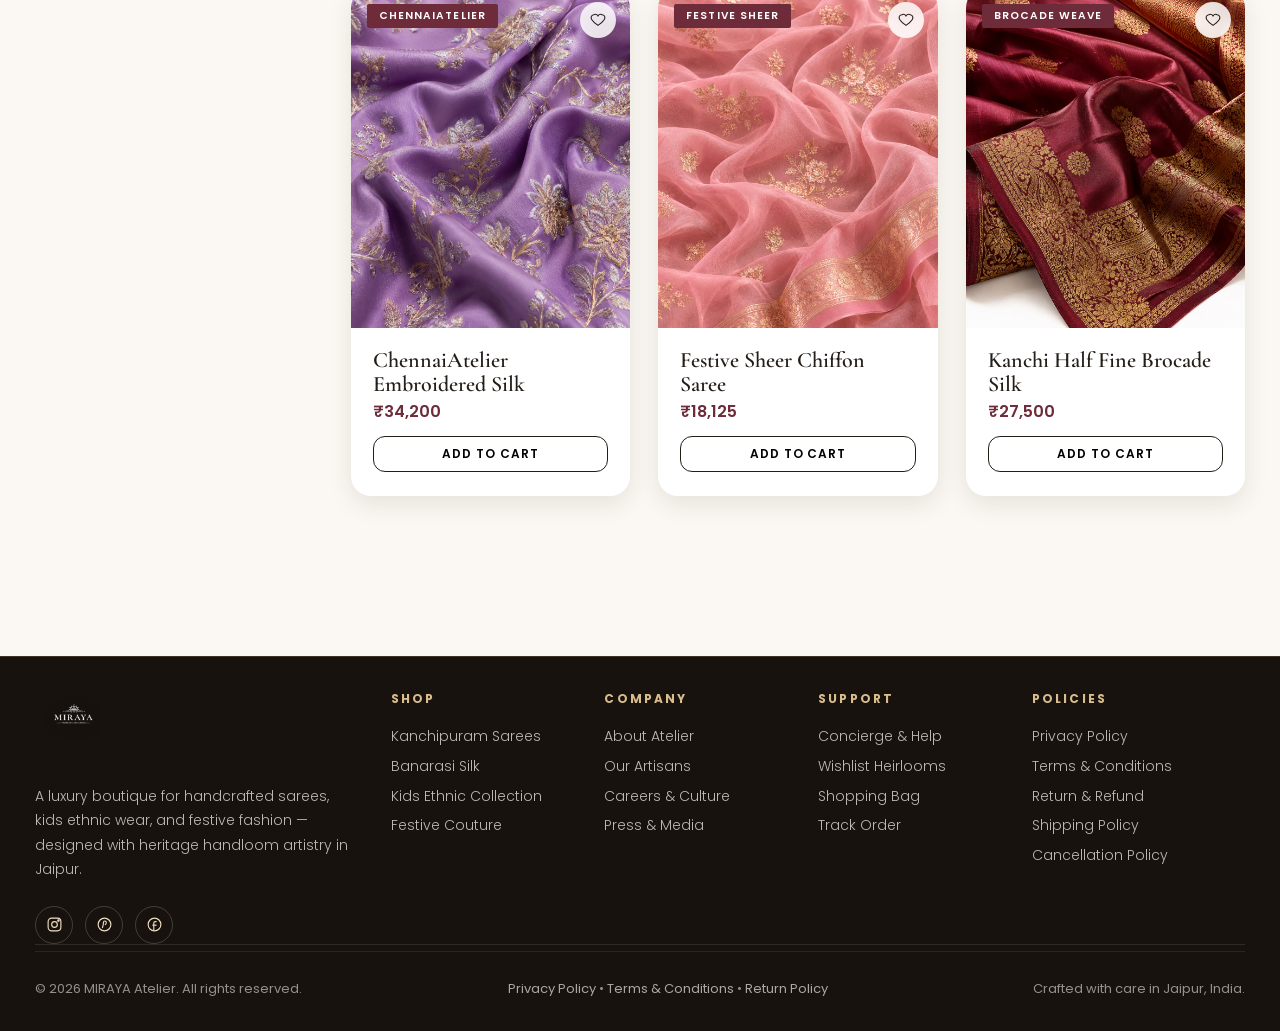
<file: sarees.html>
<!DOCTYPE html>
<html lang="en">

<head>
  <meta charset="UTF-8">
  <meta name="viewport" content="width=device-width, initial-scale=1.0">
  <title>Heritage Silk Sarees — Veloura Boutique</title>
  <meta name="description"
    content="Explore handcrafted pure Kanchipuram, Banarasi, and Mysore silk sarees at Veloura. Certified pure silk with authentic gold zari weaving.">

  <!-- Google Fonts System -->
  <link rel="preconnect" href="https://fonts.googleapis.com">
  <link rel="preconnect" href="https://fonts.gstatic.com" crossorigin>
  <link
    href="https://fonts.googleapis.com/css2?family=Cormorant+Garamond:ital,wght@0,500;0,600;0,700;1,400;1,600&family=Playfair+Display:ital,wght@0,600;0,700;0,800;1,600&family=Poppins:wght@300;400;500;600;700&display=swap"
    rel="stylesheet">

  <!-- Favicon -->
  <link rel="icon" type="image/png" href="images/new logo.png">
  <link rel="apple-touch-icon" href="images/new logo.png">

  <!-- Core Stylesheet -->
  <link rel="stylesheet" href="style.css">

  <style>
    /* Dedicated Sarees Collection Page Custom Layout */
    .saree-hero {
      background: linear-gradient(160deg, rgba(28, 20, 16, 0.75), rgba(60, 22, 32, 0.85)), url('images/cat_sarees.png') center/cover no-repeat;
      padding: 130px 24px 60px;
      text-align: center;
      color: var(--ivory);
    }

    .saree-hero h1 {
      font-family: var(--font-hero);
      font-size: clamp(34px, 4.5vw, 54px);
      font-weight: 700;
      color: var(--ivory);
      margin-bottom: 12px;
      letter-spacing: 0.5px;
    }

    .saree-hero p {
      font-family: var(--font-section);
      font-size: clamp(20px, 2.5vw, 28px);
      font-style: italic;
      color: var(--gold-pale);
      max-width: 680px;
      margin: 0 auto;
    }

    /* Layout Main Grid (Sidebar + Products) */
    .collection-layout {
      display: grid;
      grid-template-columns: 280px 1fr;
      gap: 36px;
      padding-top: 40px;
      padding-bottom: 90px;
    }

    /* Sidebar Filters Box */
    .filter-sidebar {
      background: #fff;
      border-radius: var(--radius-md);
      padding: 28px 24px;
      border: 1px solid rgba(176, 141, 87, 0.2);
      box-shadow: var(--shadow-sm);
      height: fit-content;
      position: sticky;
      top: 100px;
    }

    .filter-group {
      border-bottom: 1px solid rgba(176, 141, 87, 0.15);
      padding-bottom: 22px;
      margin-bottom: 22px;
    }

    .filter-group:last-child {
      border-bottom: none;
      padding-bottom: 0;
      margin-bottom: 0;
    }

    .filter-title {
      font-family: var(--font-body);
      font-size: 13px;
      font-weight: 700;
      letter-spacing: 0.12em;
      text-transform: uppercase;
      color: var(--ink);
      display: flex;
      justify-content: space-between;
      align-items: center;
      margin-bottom: 16px;
      cursor: pointer;
    }

    /* Range Slider */
    .range-box {
      margin-top: 14px;
    }

    .price-slider {
      width: 100%;
      accent-color: var(--gold);
      cursor: pointer;
    }

    .price-values {
      font-family: var(--font-body);
      font-size: 13px;
      font-weight: 600;
      color: var(--wine);
      margin-top: 10px;
      display: flex;
      justify-content: space-between;
    }

    /* Checkbox Lists */
    .filter-list {
      list-style: none;
      padding: 0;
      margin: 0;
      display: flex;
      flex-direction: column;
      gap: 12px;
    }

    .filter-item {
      display: flex;
      align-items: center;
      gap: 10px;
      font-family: var(--font-body);
      font-size: 14px;
      color: var(--ink-soft);
      cursor: pointer;
      transition: color 0.3s var(--ease);
    }

    .filter-item:hover {
      color: var(--wine);
    }

    .filter-item input[type="checkbox"] {
      width: 16px;
      height: 16px;
      accent-color: var(--wine);
      cursor: pointer;
    }

    /* Top Toolbar (Bar above product grid) */
    .catalog-toolbar {
      display: flex;
      justify-content: space-between;
      align-items: center;
      margin-bottom: 28px;
      flex-wrap: wrap;
      gap: 16px;
    }

    .active-pills {
      display: flex;
      align-items: center;
      gap: 12px;
    }

    .pill {
      background: var(--ivory-deep);
      border: 1px solid var(--beige-deep);
      color: var(--ink);
      font-family: var(--font-body);
      font-size: 12px;
      font-weight: 500;
      padding: 6px 14px;
      border-radius: 30px;
      display: flex;
      align-items: center;
      gap: 8px;
    }

    .result-count {
      font-family: var(--font-body);
      font-size: 14px;
      color: var(--ink-soft);
    }

    .sort-select {
      font-family: var(--font-body);
      font-size: 13px;
      font-weight: 500;
      color: var(--ink);
      padding: 8px 16px;
      border-radius: 20px;
      border: 1px solid var(--beige-deep);
      background: #fff;
      cursor: pointer;
      outline: none;
    }

    /* Products Grid Layout */
    .catalog-grid {
      display: grid;
      grid-template-columns: repeat(3, 1fr);
      gap: 28px;
    }

    /* Responsive adjustments */
    @media (max-width: 1024px) {
      .collection-layout {
        grid-template-columns: 1fr;
      }

      .filter-sidebar {
        position: static;
      }

      .catalog-grid {
        grid-template-columns: repeat(2, 1fr);
      }
    }

    @media (max-width: 600px) {
      .catalog-grid {
        grid-template-columns: 1fr;
      }
    }
  </style>
</head>

<body>

  <!-- ============ NAVBAR ============ -->
  <header class="navbar" id="navbar">
    <div class="container nav-inner">
      <a href="index.html#home" class="logo-link"><img src="images/new logo.png" alt="MIRAYA — Timeless Elegance"
          class="nav-logo"></a>

      <nav class="nav-links" id="navLinks">
        <a href="index.html#home">Home</a>
        <a href="sarees.html" class="active">Sarees</a>
        <a href="kids.html">Kids</a>
        <a href="about.html">About Us</a>
        <a href="contact.html">Contact Us</a>
      </nav>

      <div class="nav-actions">
        
        <a href="wishlist.html" class="icon-btn wishlist-btn-nav" aria-label="Wishlist">
          <svg viewBox="0 0 24 24" fill="none" stroke="currentColor" stroke-width="1.6">
            <path
              d="M12 20s-7-4.4-9.5-8.6C.7 8 2 4.5 5.5 4a5 5 0 0 1 6.5 2 5 5 0 0 1 6.5-2c3.5.5 4.8 4 3 7.4C19 15.6 12 20 12 20Z" />
          </svg>
          <span class="wishlist-count">2</span>
        </a>
        <a href="cart.html" class="icon-btn cart-btn" aria-label="Cart">
          <svg viewBox="0 0 24 24" fill="none" stroke="currentColor" stroke-width="1.6">
            <path d="M6 2 3 6v14a2 2 0 0 0 2 2h14a2 2 0 0 0 2-2V6l-3-4Z" />
            <line x1="3" y1="6" x2="21" y2="6" />
            <path d="M16 10a4 4 0 0 1-8 0" />
          </svg>
          <span class="cart-count">2</span>
        </a>
        <button class="nav-toggle" id="navToggle" aria-label="Toggle Navigation">
          <svg viewBox="0 0 24 24" fill="none" stroke="currentColor" stroke-width="1.8">
            <line x1="4" y1="7" x2="20" y2="7" />
            <line x1="4" y1="12" x2="20" y2="12" />
            <line x1="4" y1="17" x2="20" y2="17" />
          </svg>
        </button>
      </div>
    </div>
  </header>

  <!-- ========== HERO BANNERS ========== -->
  <section class="saree-hero">
    <div class="container reveal">
      <div class="thread"><span>Heritage Collections</span></div>
      <h1>HERITAGE SILK SAREES</h1>
      <p>A heritage of unique weaving traditions handcrafted by master artisans</p>
    </div>
  </section>

  <!-- ============ COLLECTION LAYOUT ============ -->
  <section class="section" style="padding-top: 20px;">
    <div class="container collection-layout">

      <!-- FILTER SIDEBAR -->
      <aside class="filter-sidebar reveal">

        <!-- Price Filter -->
        <div class="filter-group">
          <div class="filter-title">
            <span>Price Range</span>
            <svg width="12" height="12" viewBox="0 0 24 24" fill="none" stroke="currentColor" stroke-width="2">
              <polyline points="6 9 12 15 18 9" />
            </svg>
          </div>
          <div class="range-box">
            <input type="range" class="price-slider" id="priceRange" min="15000" max="100000" step="5000"
              value="100000">
            <div class="price-values">
              <span>₹15,000</span>
              <span id="priceMaxLabel">₹1,00,000</span>
            </div>
          </div>
        </div>

        <!-- Weave Category Filter -->
        <div class="filter-group filter-group-category">
          <div class="filter-title">
            <span>Weave Craft</span>
            <svg width="12" height="12" viewBox="0 0 24 24" fill="none" stroke="currentColor" stroke-width="2">
              <polyline points="6 9 12 15 18 9" />
            </svg>
          </div>
          <ul class="filter-list">
            <label class="filter-item">
              <input type="checkbox" value="kanchipuram"> Pure Kanchipuram Silk
            </label>
            <label class="filter-item">
              <input type="checkbox" value="banarasi"> Banarasi Katan Brocade
            </label>
            <label class="filter-item">
              <input type="checkbox" value="mysore"> Mysore Crepe Silk
            </label>
            <label class="filter-item">
              <input type="checkbox" value="soft-silk"> Fluid Soft Silks
            </label>
            <label class="filter-item">
              <input type="checkbox" value="tussar"> Wild Tussar Handloom
            </label>
            <label class="filter-item">
              <input type="checkbox" value="chiffon"> Festive Sheer Chiffon
            </label>
          </ul>
        </div>

        <!-- Zari Authenticity Filter -->
        <div class="filter-group filter-group-zari">
          <div class="filter-title">
            <span>Zari Type</span>
            <svg width="12" height="12" viewBox="0 0 24 24" fill="none" stroke="currentColor" stroke-width="2">
              <polyline points="6 9 12 15 18 9" />
            </svg>
          </div>
          <ul class="filter-list">
            <label class="filter-item">
              <input type="checkbox" value="24k-gold"> 24K Pure Gold Tested Zari
            </label>
            <label class="filter-item">
              <input type="checkbox" value="silver"> Silver Zari Brocade
            </label>
            <label class="filter-item">
              <input type="checkbox" value="half-fine"> Half-Fine Zarwork
            </label>
          </ul>
        </div>

      </aside>

      <!-- PRODUCT CATALOG GRID -->
      <main class="catalog-main">

        <!-- Toolbar Bar -->
        <div class="catalog-toolbar reveal">
          <div class="active-pills">
            <span class="pill pill-price">Price:₹1,00,000</span>
            <span class="result-count">Showing 9 Heirloom Silks</span>
          </div>

          <div style="display: flex; align-items: center; gap: 12px; flex-wrap: wrap;">
            <div style="position: relative;">
              <input type="text" id="sareeSearchInput" placeholder="Search sarees..."
                style="padding: 8px 16px 8px 36px; border-radius: 20px; border: 1px solid var(--beige-deep); font-family: var(--font-body); font-size: 13px; outline: none; width: 190px;">
              <svg width="14" height="14" viewBox="0 0 24 24" fill="none" stroke="currentColor" stroke-width="2"
                style="position: absolute; left: 14px; top: 50%; transform: translateY(-50%); color: var(--ink-soft);">
                <circle cx="11" cy="11" r="7" />
                <line x1="21" y1="21" x2="16.65" y2="16.65" />
              </svg>
            </div>

            <select class="sort-select" aria-label="Sort sarees">
              <option>Featured Selection</option>
              <option>Price: Low to High</option>
              <option>Price: High to Low</option>
              <option>Newest Arrivals</option>
            </select>
          </div>
        </div>

        <!-- Catalog Grid -->
        <div class="catalog-grid reveal">

          <!-- Card 1 -->
          <div class="product-card" data-price="38500" data-category="kanchipuram" data-zari="24k-gold"
            data-title="pure zari kanchipuram silk">
            <div class="product-media">
              <img src="images/pure gold.png" alt="Pure Zari Kanchipuram Silk Saree" loading="lazy">
              <span class="badge">Royal Handloom</span>
              <button class="wishlist-btn" aria-label="Add to wishlist"><svg viewBox="0 0 24 24" fill="none"
                  stroke="currentColor" stroke-width="1.6">
                  <path
                    d="M12 20s-7-4.4-9.5-8.6C.7 8 2 4.5 5.5 4a5 5 0 0 1 6.5 2 5 5 0 0 1 6.5-2c3.5.5 4.8 4 3 7.4C19 15.6 12 20 12 20Z" />
                </svg></button>
              <a href="product-details.html" class="quick-view">Quick View</a>
            </div>
            <div class="product-info">
              <h4>Pure Zari Kanchipuram Silk</h4>
              <div class="product-price"><span class="price-now">₹38,500</span><span class="price-old">₹44,000</span>
              </div>
              <button class="add-cart">Add to Cart</button>
            </div>
          </div>

          <!-- Card 2 -->
          <div class="product-card" data-price="42000" data-category="banarasi" data-zari="24k-gold"
            data-title="banarasi katan silk brocade">
            <div class="product-media">
              <img src="images/banarashi.png" alt="Banarasi Katan Silk Brocade Saree" loading="lazy">
              <span class="badge">Gold Brocade</span>
              <button class="wishlist-btn" aria-label="Add to wishlist"><svg viewBox="0 0 24 24" fill="none"
                  stroke="currentColor" stroke-width="1.6">
                  <path
                    d="M12 20s-7-4.4-9.5-8.6C.7 8 2 4.5 5.5 4a5 5 0 0 1 6.5 2 5 5 0 0 1 6.5-2c3.5.5 4.8 4 3 7.4C19 15.6 12 20 12 20Z" />
                </svg></button>
              <a href="product-details.html" class="quick-view">Quick View</a>
            </div>
            <div class="product-info">
              <h4>Banarasi Katan Silk Brocade</h4>
              <div class="product-price"><span class="price-now">₹42,000</span></div>
              <button class="add-cart">Add to Cart</button>
            </div>
          </div>

          <!-- Card 3 -->
          <div class="product-card" data-price="31050" data-category="mysore" data-zari="24k-gold"
            data-title="mysore crepe silk zarwork">
            <div class="product-media">
              <img src="images/Mysore.png" alt="Mysore Crepe Silk Zarwork Saree" loading="lazy">
              <span class="badge">24K Gold Zarwork</span>
              <button class="wishlist-btn" aria-label="Add to wishlist"><svg viewBox="0 0 24 24" fill="none"
                  stroke="currentColor" stroke-width="1.6">
                  <path
                    d="M12 20s-7-4.4-9.5-8.6C.7 8 2 4.5 5.5 4a5 5 0 0 1 6.5 2 5 5 0 0 1 6.5-2c3.5.5 4.8 4 3 7.4C19 15.6 12 20 12 20Z" />
                </svg></button>
              <a href="product-details.html" class="quick-view">Quick View</a>
            </div>
            <div class="product-info">
              <h4>Mysore Crepe Silk Zarwork</h4>
              <div class="product-price"><span class="price-now">₹31,050</span></div>
              <button class="add-cart">Add to Cart</button>
            </div>
          </div>

          <!-- Card 4 -->
          <div class="product-card" data-price="24800" data-category="soft-silk" data-zari="silver"
            data-title="fluid sheen soft silk saree">
            <div class="product-media">
              <img src="images/soft silk.png" alt="Fluid Sheen Soft Silk Saree" loading="lazy">
              <span class="badge">Fluid Sheen</span>
              <button class="wishlist-btn" aria-label="Add to wishlist"><svg viewBox="0 0 24 24" fill="none"
                  stroke="currentColor" stroke-width="1.6">
                  <path
                    d="M12 20s-7-4.4-9.5-8.6C.7 8 2 4.5 5.5 4a5 5 0 0 1 6.5 2 5 5 0 0 1 6.5-2c3.5.5 4.8 4 3 7.4C19 15.6 12 20 12 20Z" />
                </svg></button>
              <a href="product-details.html" class="quick-view">Quick View</a>
            </div>
            <div class="product-info">
              <h4>Fluid Sheen Soft Silk Saree</h4>
              <div class="product-price"><span class="price-now">₹24,800</span></div>
              <button class="add-cart">Add to Cart</button>
            </div>
          </div>

          <!-- Card 5 -->
          <div class="product-card" data-price="29700" data-category="kanchipuram" data-zari="half-fine"
            data-title="geometric ikats & patola">
            <div class="product-media">
              <img src="images/ikat.png" alt="Geometric Ikats & Patola Silk Saree" loading="lazy">
              <span class="badge">Patola Art</span>
              <button class="wishlist-btn" aria-label="Add to wishlist"><svg viewBox="0 0 24 24" fill="none"
                  stroke="currentColor" stroke-width="1.6">
                  <path
                    d="M12 20s-7-4.4-9.5-8.6C.7 8 2 4.5 5.5 4a5 5 0 0 1 6.5 2 5 5 0 0 1 6.5-2c3.5.5 4.8 4 3 7.4C19 15.6 12 20 12 20Z" />
                </svg></button>
              <a href="product-details.html" class="quick-view">Quick View</a>
            </div>
            <div class="product-info">
              <h4>Geometric Ikats &amp; Patola</h4>
              <div class="product-price"><span class="price-now">₹29,700</span></div>
              <button class="add-cart">Add to Cart</button>
            </div>
          </div>

          <!-- Card 6 -->
          <div class="product-card" data-price="22500" data-category="tussar" data-zari="half-fine"
            data-title="wild tussar handloom silk">
            <div class="product-media">
              <img src="images/Tusser.png" alt="Wild Tussar Handloom Silk Saree" loading="lazy">
              <span class="badge">Wild Silk</span>
              <button class="wishlist-btn" aria-label="Add to wishlist"><svg viewBox="0 0 24 24" fill="none"
                  stroke="currentColor" stroke-width="1.6">
                  <path
                    d="M12 20s-7-4.4-9.5-8.6C.7 8 2 4.5 5.5 4a5 5 0 0 1 6.5 2 5 5 0 0 1 6.5-2c3.5.5 4.8 4 3 7.4C19 15.6 12 20 12 20Z" />
                </svg></button>
              <a href="product-details.html" class="quick-view">Quick View</a>
            </div>
            <div class="product-info">
              <h4>Wild Tussar Handloom Silk</h4>
              <div class="product-price"><span class="price-now">₹22,500</span></div>
              <button class="add-cart">Add to Cart</button>
            </div>
          </div>

          <!-- Card 7 -->
          <div class="product-card" data-price="34200" data-category="banarasi" data-zari="24k-gold"
            data-title="Chennaiatelier embroidered silk">
            <div class="product-media">
              <img src="images/embroidered silk.png" alt="ChennaiAtelier Embroidered Silk Saree" loading="lazy">
              <span class="badge">ChennaiAtelier</span>
              <button class="wishlist-btn" aria-label="Add to wishlist"><svg viewBox="0 0 24 24" fill="none"
                  stroke="currentColor" stroke-width="1.6">
                  <path
                    d="M12 20s-7-4.4-9.5-8.6C.7 8 2 4.5 5.5 4a5 5 0 0 1 6.5 2 5 5 0 0 1 6.5-2c3.5.5 4.8 4 3 7.4C19 15.6 12 20 12 20Z" />
                </svg></button>
              <a href="product-details.html" class="quick-view">Quick View</a>
            </div>
            <div class="product-info">
              <h4>ChennaiAtelier Embroidered Silk</h4>
              <div class="product-price"><span class="price-now">₹34,200</span></div>
              <button class="add-cart">Add to Cart</button>
            </div>
          </div>

          <!-- Card 8 -->
          <div class="product-card" data-price="18125" data-category="chiffon" data-zari="silver"
            data-title="festive sheer chiffon saree">
            <div class="product-media">
              <img src="images/semi transparen.png" alt="Festive Sheer Chiffon Saree" loading="lazy">
              <span class="badge">Festive Sheer</span>
              <button class="wishlist-btn" aria-label="Add to wishlist"><svg viewBox="0 0 24 24" fill="none"
                  stroke="currentColor" stroke-width="1.6">
                  <path
                    d="M12 20s-7-4.4-9.5-8.6C.7 8 2 4.5 5.5 4a5 5 0 0 1 6.5 2 5 5 0 0 1 6.5-2c3.5.5 4.8 4 3 7.4C19 15.6 12 20 12 20Z" />
                </svg></button>
              <a href="product-details.html" class="quick-view">Quick View</a>
            </div>
            <div class="product-info">
              <h4>Festive Sheer Chiffon Saree</h4>
              <div class="product-price"><span class="price-now">₹18,125</span></div>
              <button class="add-cart">Add to Cart</button>
            </div>
          </div>

          <!-- Card 9 -->
          <div class="product-card" data-price="27500" data-category="kanchipuram" data-zari="half-fine"
            data-title="kanchi half fine brocade silk">
            <div class="product-media">
              <img src="images/image.png" alt="Kanchi Half Fine Brocade Silk Saree" loading="lazy">
              <span class="badge">Brocade Weave</span>
              <button class="wishlist-btn" aria-label="Add to wishlist"><svg viewBox="0 0 24 24" fill="none"
                  stroke="currentColor" stroke-width="1.6">
                  <path
                    d="M12 20s-7-4.4-9.5-8.6C.7 8 2 4.5 5.5 4a5 5 0 0 1 6.5 2 5 5 0 0 1 6.5-2c3.5.5 4.8 4 3 7.4C19 15.6 12 20 12 20Z" />
                </svg></button>
              <span class="quick-view">Quick View</span>
            </div>
            <div class="product-info">
              <h4>Kanchi Half Fine Brocade Silk</h4>
              <div class="product-price"><span class="price-now">₹27,500</span></div>
              <button class="add-cart">Add to Cart</button>
            </div>
          </div>

        </div>
      </main>

    </div>
  </section>

  <!-- ============ FOOTER ============ -->
  <footer class="footer">
    <div class="container">
      <div class="footer-grid">
        <div class="footer-brand">
          <a href="index.html#home" class="footer-logo-link"><img src="images/logo_transparent.png" alt="MIRAYA — Timeless Elegance"
              class="footer-logo"></a>
          <p>A luxury boutique for handcrafted sarees, kids ethnic wear, and festive fashion — designed with heritage handloom artistry in Jaipur.
          </p>
          <div class="footer-social">
            <a href="#" aria-label="Instagram"><svg viewBox="0 0 24 24" fill="none" stroke="currentColor"
                stroke-width="1.6">
                <rect x="3" y="3" width="18" height="18" rx="5" />
                <circle cx="12" cy="12" r="4" />
                <circle cx="17.5" cy="6.5" r="1" />
              </svg></a>
            <a href="#" aria-label="Pinterest"><svg viewBox="0 0 24 24" fill="none" stroke="currentColor"
                stroke-width="1.6">
                <circle cx="12" cy="12" r="9" />
                <path d="M9 17c1-3 1.5-6 1.5-8a2 2 0 1 1 4 0c0 1.5-1 3-2 3.5" />
              </svg></a>
            <a href="#" aria-label="Facebook"><svg viewBox="0 0 24 24" fill="none" stroke="currentColor"
                stroke-width="1.6">
                <path d="M15 8h-2a2 2 0 0 0-2 2v10" />
                <path d="M9 13h6" />
                <circle cx="12" cy="12" r="9" />
              </svg></a>
          </div>
        </div>
        <div class="footer-col">
          <h5>Shop</h5>
          <ul>
            <li><a href="sarees.html">Kanchipuram Sarees</a></li>
            <li><a href="sarees.html">Banarasi Silk</a></li>
            <li><a href="kids.html">Kids Ethnic Collection</a></li>
            <li><a href="sarees.html">Festive Couture</a></li>
          </ul>
        </div>
        <div class="footer-col">
          <h5>Company</h5>
          <ul>
            <li><a href="about.html">About Atelier</a></li>
            <li><a href="about.html#artisans">Our Artisans</a></li>
            <li><a href="contact.html">Careers &amp; Culture</a></li>
            <li><a href="contact.html">Press &amp; Media</a></li>
          </ul>
        </div>
        <div class="footer-col">
          <h5>Support</h5>
          <ul>
            <li><a href="contact.html">Concierge &amp; Help</a></li>
            <li><a href="wishlist.html">Wishlist Heirlooms</a></li>
            <li><a href="cart.html">Shopping Bag</a></li>
            <li><a href="checkout.html">Track Order</a></li>
          </ul>
        </div>
        <div class="footer-col">
          <h5>Policies</h5>
          <ul>
            <li><a href="#" class="policy-link" data-policy="privacy">Privacy Policy</a></li>
            <li><a href="#" class="policy-link" data-policy="terms">Terms &amp; Conditions</a></li>
            <li><a href="#" class="policy-link" data-policy="returns">Return &amp; Refund</a></li>
            <li><a href="#" class="policy-link" data-policy="shipping">Shipping Policy</a></li>
            <li><a href="#" class="policy-link" data-policy="cancellation">Cancellation Policy</a></li>
          </ul>
        </div>
      </div>
      <div class="footer-bottom">
        <span>© 2026 MIRAYA Atelier. All rights reserved.</span>
        <div class="footer-policy-bottom">
          <a href="#" class="policy-link" data-policy="privacy">Privacy Policy</a> • 
          <a href="#" class="policy-link" data-policy="terms">Terms &amp; Conditions</a> • 
          <a href="#" class="policy-link" data-policy="returns">Return Policy</a>
        </div>
        <span>Crafted with care in Jaipur, India.</span>
      </div>
    </div>
  </footer>

  <!-- Master External Script -->
  <script src="script.js" defer></script>
  <script>
    // Live Price Range Label Handler
    const priceRange = document.getElementById('priceRange');
    const priceMaxLabel = document.getElementById('priceMaxLabel');
    if (priceRange && priceMaxLabel) {
      priceRange.addEventListener('input', (e) => {
        const val = parseInt(e.target.value, 10);
        priceMaxLabel.textContent = '₹' + val.toLocaleString('en-IN');
      });
    }
  </script>
</body>

</html>
</file>
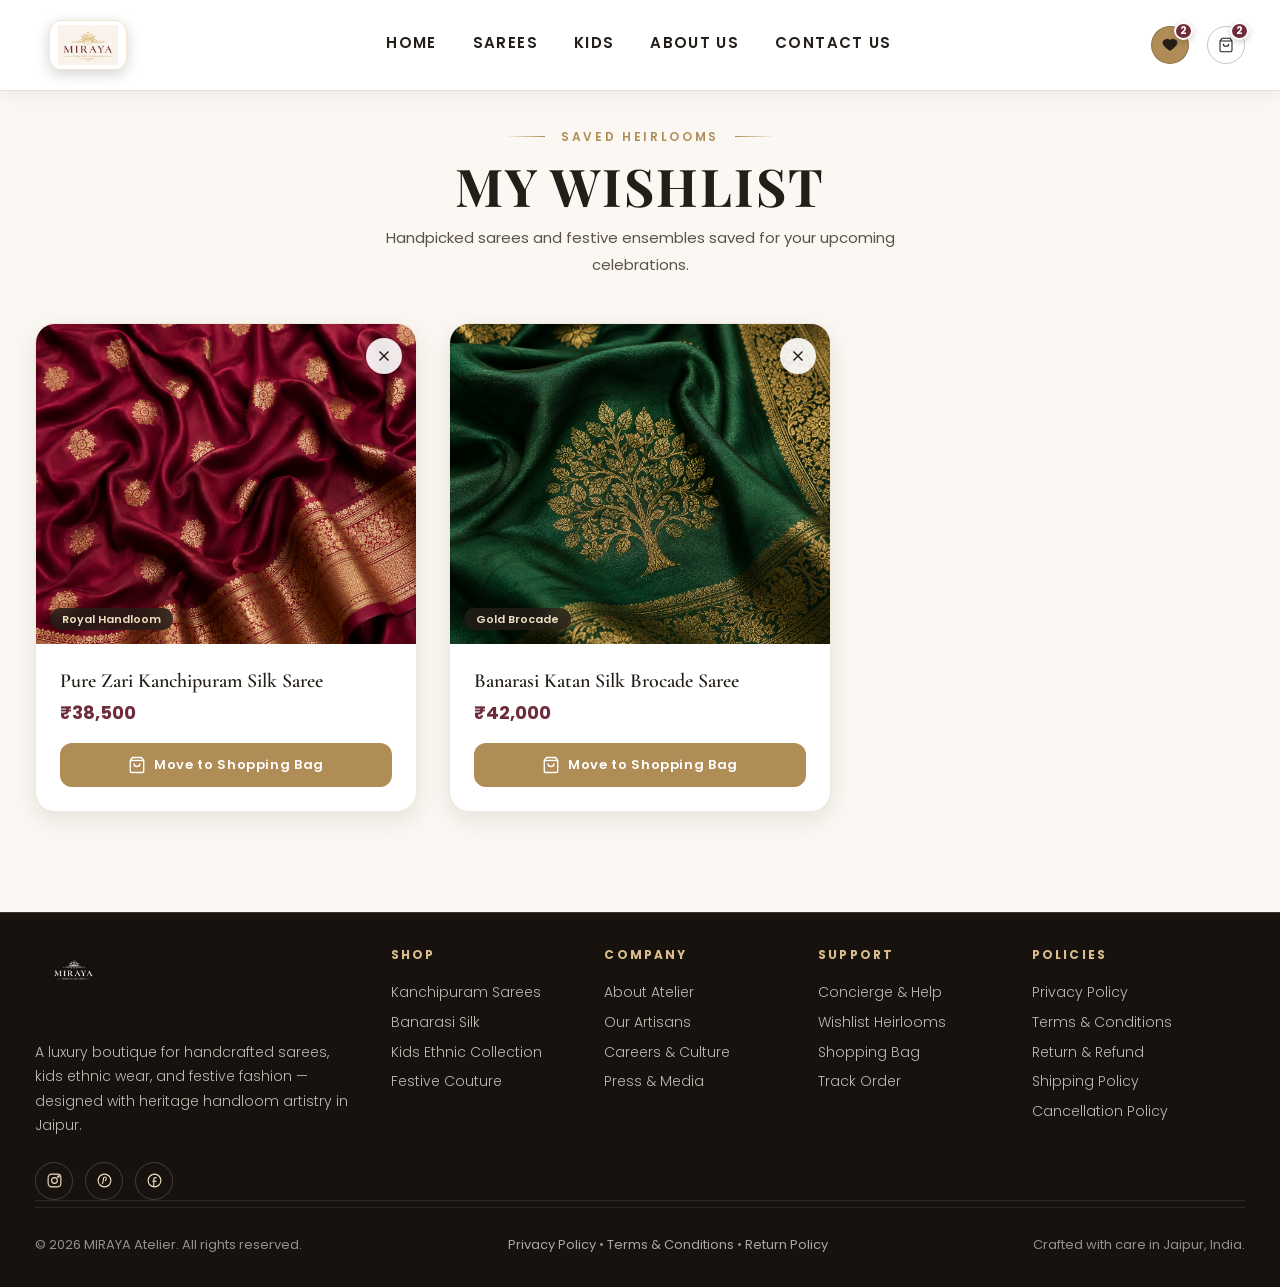
<file: wishlist.html>
<!DOCTYPE html>
<html lang="en">

<head>
  <meta charset="UTF-8">
  <meta name="viewport" content="width=device-width, initial-scale=1.0">
  <title>Your Wishlist — MIRAYA Timeless Elegance</title>
  <meta name="description"
    content="View your saved luxury silk sarees, handlooms, and festive ensembles in your MIRAYA wishlist.">

  <!-- Google Fonts System -->
  <link rel="preconnect" href="https://fonts.googleapis.com">
  <link rel="preconnect" href="https://fonts.gstatic.com" crossorigin>
  <link
    href="https://fonts.googleapis.com/css2?family=Cormorant+Garamond:ital,wght@0,500;0,600;0,700;1,400;1,600&family=Playfair+Display:ital,wght@0,600;0,700;0,800;1,600&family=Poppins:wght@300;400;500;600;700&display=swap"
    rel="stylesheet">

  <!-- Favicon -->
  <link rel="icon" type="image/png" href="images/new logo.png">
  <link rel="apple-touch-icon" href="images/new logo.png">

  <!-- Core Stylesheet -->
  <link rel="stylesheet" href="style.css">

  <style>
    /* Dedicated Wishlist Page Styling */
    .wishlist-section {
      padding: 130px 0 100px;
      background: var(--ivory);
      min-height: 80vh;
    }

    .wishlist-header {
      text-align: center;
      margin-bottom: 45px;
    }

    .wishlist-title {
      font-family: var(--font-hero);
      font-size: clamp(32px, 4.5vw, 52px);
      font-weight: 700;
      color: var(--ink);
      letter-spacing: 2px;
      text-transform: uppercase;
      margin-bottom: 10px;
    }

    .wishlist-subtitle {
      font-family: var(--font-body);
      font-size: 15px;
      color: var(--ink-soft);
      max-width: 540px;
      margin: 0 auto;
    }

    .wishlist-grid {
      display: grid;
      grid-template-columns: repeat(3, 1fr);
      gap: 32px;
    }

    .wishlist-card {
      background: #fff;
      border-radius: var(--radius-md);
      border: 1px solid rgba(176, 141, 87, 0.2);
      box-shadow: var(--shadow-sm);
      overflow: hidden;
      display: flex;
      flex-direction: column;
      transition: transform 0.35s var(--ease), box-shadow 0.35s var(--ease);
      position: relative;
    }

    .wishlist-card:hover {
      transform: translateY(-6px);
      box-shadow: var(--shadow-md);
    }

    .wishlist-card-media {
      position: relative;
      width: 100%;
      height: 320px;
      overflow: hidden;
      background: var(--ivory-deep);
    }

    .wishlist-card-media img {
      width: 100%;
      height: 100%;
      object-fit: cover;
      transition: transform 0.5s var(--ease);
    }

    .wishlist-card:hover .wishlist-card-media img {
      transform: scale(1.06);
    }

    .wishlist-remove-btn {
      position: absolute;
      top: 14px;
      right: 14px;
      width: 36px;
      height: 36px;
      border-radius: 50%;
      background: rgba(255, 255, 255, 0.9);
      border: none;
      color: var(--ink);
      display: flex;
      align-items: center;
      justify-content: center;
      cursor: pointer;
      box-shadow: 0 4px 12px rgba(0, 0, 0, 0.15);
      transition: all 0.3s var(--ease);
      z-index: 2;
    }

    .wishlist-remove-btn:hover {
      background: var(--wine);
      color: #fff;
      transform: scale(1.1);
    }

    .wishlist-badge {
      position: absolute;
      bottom: 14px;
      left: 14px;
      background: rgba(36, 30, 24, 0.82);
      color: var(--gold-pale);
      font-family: var(--font-body);
      font-size: 11px;
      font-weight: 600;
      padding: 5px 12px;
      border-radius: 20px;
      backdrop-filter: blur(4px);
    }

    .wishlist-card-body {
      padding: 24px;
      display: flex;
      flex-direction: column;
      flex-grow: 1;
      justify-content: space-between;
    }

    .wishlist-card-title {
      font-family: var(--font-section);
      font-size: 20px;
      font-weight: 600;
      color: var(--ink);
      margin-bottom: 8px;
      line-height: 1.35;
    }

    .wishlist-card-price {
      font-family: var(--font-body);
      font-size: 18px;
      font-weight: 700;
      color: var(--wine);
      margin-bottom: 20px;
    }

    .wishlist-card-actions {
      display: flex;
      gap: 10px;
    }

    .btn-move-cart {
      flex: 1;
      background: var(--gold);
      color: #fff;
      border: none;
      padding: 12px 18px;
      border-radius: var(--radius-sm);
      font-family: var(--font-body);
      font-size: 13px;
      font-weight: 600;
      letter-spacing: 0.05em;
      cursor: pointer;
      transition: all 0.3s var(--ease);
      display: inline-flex;
      align-items: center;
      justify-content: center;
      gap: 8px;
    }

    .btn-move-cart:hover {
      background: var(--wine);
      box-shadow: var(--shadow-sm);
    }

    /* Empty Wishlist Card */
    .empty-wishlist-card {
      background: #fff;
      border-radius: var(--radius-md);
      border: 1px dashed var(--beige-deep);
      padding: 70px 30px;
      text-align: center;
      max-width: 600px;
      margin: 0 auto;
    }

    .empty-wishlist-icon {
      width: 72px;
      height: 72px;
      border-radius: 50%;
      background: var(--ivory);
      color: var(--gold);
      display: flex;
      align-items: center;
      justify-content: center;
      margin: 0 auto 20px;
      border: 1px solid var(--beige-deep);
    }

    .empty-wishlist-card h3 {
      font-family: var(--font-hero);
      font-size: 26px;
      color: var(--ink);
      margin-bottom: 10px;
    }

    .empty-wishlist-card p {
      font-family: var(--font-body);
      font-size: 14px;
      color: var(--ink-soft);
      margin-bottom: 28px;
    }

    @media (max-width: 992px) {
      .wishlist-grid {
        grid-template-columns: repeat(2, 1fr);
      }
    }

    @media (max-width: 600px) {
      .wishlist-grid {
        grid-template-columns: 1fr;
      }
    }
  </style>
</head>

<body>

  <!-- ============ NAVBAR ============ -->
  <header class="navbar navbar-solid" id="navbar">
    <div class="container nav-inner">
      <a href="index.html#home" class="logo-link"><img src="images/new logo.png" alt="MIRAYA — Timeless Elegance"
          class="nav-logo"></a>

      <nav class="nav-links" id="navLinks">
        <a href="index.html">Home</a>
        <a href="sarees.html">Sarees</a>
        <a href="kids.html">Kids</a>
        <a href="about.html">About Us</a>
        <a href="contact.html">Contact Us</a>
      </nav>

      <div class="nav-actions">
        
        <a href="wishlist.html" class="icon-btn active wishlist-btn-nav" aria-label="Wishlist" style="background: var(--gold); border-color: var(--gold); color: #fff;">
          <svg viewBox="0 0 24 24" fill="currentColor" stroke="currentColor" stroke-width="1.6">
            <path
              d="M12 20s-7-4.4-9.5-8.6C.7 8 2 4.5 5.5 4a5 5 0 0 1 6.5 2 5 5 0 0 1 6.5-2c3.5.5 4.8 4 3 7.4C19 15.6 12 20 12 20Z" />
          </svg>
          <span class="wishlist-count">2</span>
        </a>
        <a href="cart.html" class="icon-btn cart-btn" aria-label="Cart">
          <svg viewBox="0 0 24 24" fill="none" stroke="currentColor" stroke-width="1.6">
            <path d="M6 2 3 6v14a2 2 0 0 0 2 2h14a2 2 0 0 0 2-2V6l-3-4Z" />
            <line x1="3" y1="6" x2="21" y2="6" />
            <path d="M16 10a4 4 0 0 1-8 0" />
          </svg>
          <span class="cart-count">2</span>
        </a>
        <button class="nav-toggle" id="navToggle" aria-label="Toggle Navigation">
          <svg viewBox="0 0 24 24" fill="none" stroke="currentColor" stroke-width="1.8">
            <line x1="4" y1="7" x2="20" y2="7" />
            <line x1="4" y1="12" x2="20" y2="12" />
            <line x1="4" y1="17" x2="20" y2="17" />
          </svg>
        </button>
      </div>
    </div>
  </header>

  <!-- ============ WISHLIST MAIN SECTION ============ -->
  <section class="wishlist-section">
    <div class="container">
      
      <div class="wishlist-header reveal">
        <div class="thread"><span>Saved Heirlooms</span></div>
        <h1 class="wishlist-title">MY WISHLIST</h1>
        <p class="wishlist-subtitle">Handpicked sarees and festive ensembles saved for your upcoming celebrations.</p>
      </div>

      <!-- WISHLIST CARDS GRID -->
      <div class="wishlist-grid reveal" id="wishlistGrid">
        <!-- Dynamically rendered via JS -->
      </div>

      <!-- EMPTY WISHLIST STATE -->
      <div class="empty-wishlist-card reveal" id="emptyWishlistMsg" style="display: none;">
        <div class="empty-wishlist-icon">
          <svg viewBox="0 0 24 24" fill="none" stroke="currentColor" stroke-width="1.6" width="32" height="32">
            <path d="M12 20s-7-4.4-9.5-8.6C.7 8 2 4.5 5.5 4a5 5 0 0 1 6.5 2 5 5 0 0 1 6.5-2c3.5.5 4.8 4 3 7.4C19 15.6 12 20 12 20Z" />
          </svg>
        </div>
        <h3>Your Wishlist is Empty</h3>
        <p>You haven't saved any heirloom sarees to your wishlist yet. Explore our handcrafted collection to curate your dream wardrobe.</p>
        <a href="sarees.html" class="btn btn-gold" style="padding: 14px 32px;">Explore Sarees Collection</a>
      </div>

    </div>
  </section>

  <!-- ============ FOOTER ============ -->
  <footer class="footer">
    <div class="container">
      <div class="footer-grid">
        <div class="footer-brand">
          <a href="index.html#home" class="footer-logo-link"><img src="images/logo_transparent.png" alt="MIRAYA — Timeless Elegance"
              class="footer-logo"></a>
          <p>A luxury boutique for handcrafted sarees, kids ethnic wear, and festive fashion — designed with heritage handloom artistry in Jaipur.
          </p>
          <div class="footer-social">
            <a href="#" aria-label="Instagram"><svg viewBox="0 0 24 24" fill="none" stroke="currentColor"
                stroke-width="1.6">
                <rect x="3" y="3" width="18" height="18" rx="5" />
                <circle cx="12" cy="12" r="4" />
                <circle cx="17.5" cy="6.5" r="1" />
              </svg></a>
            <a href="#" aria-label="Pinterest"><svg viewBox="0 0 24 24" fill="none" stroke="currentColor"
                stroke-width="1.6">
                <circle cx="12" cy="12" r="9" />
                <path d="M9 17c1-3 1.5-6 1.5-8a2 2 0 1 1 4 0c0 1.5-1 3-2 3.5" />
              </svg></a>
            <a href="#" aria-label="Facebook"><svg viewBox="0 0 24 24" fill="none" stroke="currentColor"
                stroke-width="1.6">
                <path d="M15 8h-2a2 2 0 0 0-2 2v10" />
                <path d="M9 13h6" />
                <circle cx="12" cy="12" r="9" />
              </svg></a>
          </div>
        </div>
        <div class="footer-col">
          <h5>Shop</h5>
          <ul>
            <li><a href="sarees.html">Kanchipuram Sarees</a></li>
            <li><a href="sarees.html">Banarasi Silk</a></li>
            <li><a href="kids.html">Kids Ethnic Collection</a></li>
            <li><a href="sarees.html">Festive Couture</a></li>
          </ul>
        </div>
        <div class="footer-col">
          <h5>Company</h5>
          <ul>
            <li><a href="about.html">About Atelier</a></li>
            <li><a href="about.html#artisans">Our Artisans</a></li>
            <li><a href="contact.html">Careers &amp; Culture</a></li>
            <li><a href="contact.html">Press &amp; Media</a></li>
          </ul>
        </div>
        <div class="footer-col">
          <h5>Support</h5>
          <ul>
            <li><a href="contact.html">Concierge &amp; Help</a></li>
            <li><a href="wishlist.html">Wishlist Heirlooms</a></li>
            <li><a href="cart.html">Shopping Bag</a></li>
            <li><a href="checkout.html">Track Order</a></li>
          </ul>
        </div>
        <div class="footer-col">
          <h5>Policies</h5>
          <ul>
            <li><a href="#" class="policy-link" data-policy="privacy">Privacy Policy</a></li>
            <li><a href="#" class="policy-link" data-policy="terms">Terms &amp; Conditions</a></li>
            <li><a href="#" class="policy-link" data-policy="returns">Return &amp; Refund</a></li>
            <li><a href="#" class="policy-link" data-policy="shipping">Shipping Policy</a></li>
            <li><a href="#" class="policy-link" data-policy="cancellation">Cancellation Policy</a></li>
          </ul>
        </div>
      </div>
      <div class="footer-bottom">
        <span>© 2026 MIRAYA Atelier. All rights reserved.</span>
        <div class="footer-policy-bottom">
          <a href="#" class="policy-link" data-policy="privacy">Privacy Policy</a> • 
          <a href="#" class="policy-link" data-policy="terms">Terms &amp; Conditions</a> • 
          <a href="#" class="policy-link" data-policy="returns">Return Policy</a>
        </div>
        <span>Crafted with care in Jaipur, India.</span>
      </div>
    </div>
  </footer>

  <!-- Wishlist Dynamic Logic Script -->
  <script>
    const defaultWishlistItems = [
      {
        id: 'pure-zari-kanchipuram',
        title: 'Pure Zari Kanchipuram Silk Saree',
        price: 38500,
        badge: 'Royal Handloom',
        image: 'images/pure gold.png'
      },
      {
        id: 'banarasi-katan-brocade',
        title: 'Banarasi Katan Silk Brocade Saree',
        price: 42000,
        badge: 'Gold Brocade',
        image: 'images/banarashi.png'
      }
    ];

    function getWishlist() {
      const stored = localStorage.getItem('miraya_wishlist');
      if (!stored) {
        localStorage.setItem('miraya_wishlist', JSON.stringify(defaultWishlistItems));
        return defaultWishlistItems;
      }
      try {
        return JSON.parse(stored);
      } catch (e) {
        return defaultWishlistItems;
      }
    }

    function saveWishlist(items) {
      localStorage.setItem('miraya_wishlist', JSON.stringify(items));
      renderWishlistPage();
    }

    function renderWishlistPage() {
      const grid = document.getElementById('wishlistGrid');
      const emptyMsg = document.getElementById('emptyWishlistMsg');
      const wishlist = getWishlist();

      if (!wishlist || wishlist.length === 0) {
        grid.style.display = 'none';
        emptyMsg.style.display = 'block';
        return;
      }

      grid.style.display = 'grid';
      emptyMsg.style.display = 'none';
      grid.innerHTML = '';

      wishlist.forEach(item => {
        const card = document.createElement('div');
        card.className = 'wishlist-card';
        card.innerHTML = `
          <div class="wishlist-card-media">
            <img src="${item.image}" alt="${item.title}" loading="lazy">
            <button class="wishlist-remove-btn" onclick="removeFromWishlist('${item.id}')" aria-label="Remove item">
              <svg viewBox="0 0 24 24" fill="none" stroke="currentColor" stroke-width="2" width="18" height="18"><line x1="18" y1="6" x2="6" y2="18"/><line x1="6" y1="6" x2="18" y2="18"/></svg>
            </button>
            <span class="wishlist-badge">${item.badge || 'Heirloom Handloom'}</span>
          </div>
          <div class="wishlist-card-body">
            <div>
              <h3 class="wishlist-card-title">${item.title}</h3>
              <div class="wishlist-card-price">₹${Number(item.price).toLocaleString('en-IN')}</div>
            </div>
            <div class="wishlist-card-actions">
              <button class="btn-move-cart" onclick="moveToCart('${item.id}')">
                <svg viewBox="0 0 24 24" fill="none" stroke="currentColor" stroke-width="1.8" width="18" height="18"><path d="M6 2 3 6v14a2 2 0 0 0 2 2h14a2 2 0 0 0 2-2V6l-3-4Z"/><line x1="3" y1="6" x2="21" y2="6"/><path d="M16 10a4 4 0 0 1-8 0"/></svg>
                Move to Shopping Bag
              </button>
            </div>
          </div>
        `;
        grid.appendChild(card);
      });
    }

    function removeFromWishlist(id) {
      let wishlist = getWishlist();
      wishlist = wishlist.filter(item => item.id !== id);
      saveWishlist(wishlist);
    }

    function moveToCart(id) {
      const wishlist = getWishlist();
      const item = wishlist.find(i => i.id === id);
      if (!item) return;

      let cart = JSON.parse(localStorage.getItem('miraya_cart')) || [];
      const existing = cart.find(c => c.title === item.title);
      if (existing) {
        existing.qty += 1;
      } else {
        cart.push({
          title: item.title,
          price: item.price,
          qty: 1,
          image: item.image
        });
      }
      localStorage.setItem('miraya_cart', JSON.stringify(cart));
      
      // Update cart count badge
      const totalQty = cart.reduce((sum, i) => sum + i.qty, 0);
      document.querySelectorAll('.cart-count').forEach(el => el.textContent = totalQty);

      // Remove from wishlist
      removeFromWishlist(id);

      alert(`"${item.title}" has been moved to your Shopping Bag!`);
    }

    document.addEventListener('DOMContentLoaded', renderWishlistPage);
  </script>
  <script src="script.js" defer></script>
</body>

</html>
</file>
<file: style.css>
/* ============================================================
   IRIS — Luxury Boutique
   Design tokens: warm ivory + antique gold + deep wine
   Display: Playfair Display · Body: Poppins
   Signature motif: the "gold thread" stitch-line divider
   ============================================================ */

@import url('https://fonts.googleapis.com/css2?family=Cormorant+Garamond:ital,wght@0,400;0,500;0,600;0,700;1,400;1,600&family=Playfair+Display:ital,wght@0,400;0,500;0,600;0,700;1,400;1,700&family=Poppins:ital,wght@0,300;0,400;0,500;0,600;0,700;1,400&display=swap');

:root {
  --ivory: #FBF8F3;
  --ivory-deep: #F3ECE0;
  --beige: #EFE6D8;
  --beige-deep: #DCC9AA;
  --ink: #241E18;
  --ink-soft: #5C5248;
  --gold: #B08D57;
  --gold-light: #D9BD8C;
  --gold-pale: #EFDFC0;
  --gold-dark: #8A6B3D;
  --wine: #6E2C3B;
  --wine-deep: #3C1620;
  --wine-soft: #8F3F52;

  --shadow-sm: 0 8px 24px rgba(36, 30, 24, .10);
  --shadow-md: 0 20px 50px rgba(36, 30, 24, .16);
  --shadow-lg: 0 30px 80px rgba(36, 30, 24, .22);
  --shadow-gold: 0 20px 45px rgba(138, 107, 61, .35);

  --radius-lg: 30px;
  --radius-md: 20px;
  --radius-sm: 12px;

  --ease: cubic-bezier(.22, 1, .36, 1);
  --ease-soft: cubic-bezier(.16, 1, .3, 1);

  --font-display: 'Playfair Display', serif;
  --font-hero: 'Playfair Display', serif;
  --font-section: 'Cormorant Garamond', serif;
  --font-body: 'Poppins', sans-serif;

  --container: 1240px;
}

/* ---------- Reset ---------- */
*,
*::before,
*::after {
  box-sizing: border-box;
  margin: 0;
  padding: 0;
}

html {
  scroll-behavior: smooth;
}

body {
  font-family: var(--font-body);
  font-size: 16px;
  font-weight: 400;
  line-height: 1.1;
  color: var(--ink);
  background: var(--ivory);
  overflow-x: hidden;
  -webkit-font-smoothing: antialiased;
}

p {
  font-family: var(--font-body);
  font-size: 16px;
  font-weight: 400;
  line-height: 1.8;
}

img {
  max-width: 100%;
  display: block;
}

a {
  color: inherit;
  text-decoration: none;
}

button {
  font-family: inherit;
  cursor: pointer;
  border: none;
  background: none;
}

ul {
  list-style: none;
}

.container {
  max-width: var(--container);
  margin: 0 auto;
  padding: 0 15px;
}

@media (max-width:640px) {
  .container {
    padding: 0 22px;
  }
}

/* ---------- Reduced motion ---------- */
@media (prefers-reduced-motion: reduce) {
  * {
    animation-duration: .001ms !important;
    animation-iteration-count: 1 !important;
    transition-duration: .001ms !important;
    scroll-behavior: auto !important;
  }
}

/* ---------- Focus states ---------- */
a:focus-visible,
button:focus-visible,
input:focus-visible {
  outline: 2px solid var(--gold-dark);
  outline-offset: 3px;
}

/* ============================================================
   SIGNATURE MOTIF — the gold thread
   A stitched line used as section eyebrows / dividers throughout
   ============================================================ */
.thread {
  display: flex;
  align-items: center;
  gap: 10px;
  justify-content: center;
}

.thread::before,
.thread::after {
  content: "";
  height: 1px;
  width: 46px;
  background: repeating-linear-gradient(90deg, var(--gold) 0 6px, transparent 6px 11px);
}

.thread span {
  font-family: var(--font-body);
  font-size: 12px;
  font-weight: 600;
  letter-spacing: .28em;
  text-transform: uppercase;
  color: var(--gold-dark);
}

.thread--left {
  justify-content: flex-start;
}

.thread--left::before {
  display: none;
}

/* ============================================================
   NAVBAR — glassmorphism
   ============================================================ */
.navbar {
  position: fixed;
  top: 0;
  left: 0;
  right: 0;
  z-index: 100;
  padding: 20px 0;
  transition: background .4s var(--ease), padding .4s var(--ease), box-shadow .4s var(--ease);
}

.navbar::before {
  content: "";
  position: absolute;
  inset: 0;
  background: rgba(251, 248, 243, 0.374);
  backdrop-filter: blur(18px) saturate(140%);
  -webkit-backdrop-filter: blur(18px) saturate(140%);
  border-bottom: 1px solid rgba(255, 255, 255, .14);
  z-index: -1;
}

.navbar.is-scrolled {
  padding: 12px 0;
  box-shadow: var(--shadow-sm);
}

.navbar.is-scrolled::before {
  background: rgba(251, 248, 243, .75);
  border-bottom-color: rgba(176, 141, 87, .18);
}

.nav-inner {
  display: flex;
  align-items: center;
  justify-content: space-between;
  gap: 24px;
}

.logo {
  font-family: var(--font-hero);
  font-size: 26px;
  font-weight: 700;
  letter-spacing: .12em;
  color: var(--ivory);
  transition: color .4s var(--ease);
  display: flex;
  align-items: center;
  gap: 8px;
}

.logo-link {
  display: inline-flex;
  align-items: center;
  justify-content: center;
  padding: 4px 8px;
  margin-left: 14px;
  background: rgba(255, 255, 255, 0.96);
  border-radius: var(--radius-sm);
  box-shadow: 0 4px 14px rgba(0, 0, 0, 0.18);
  border: 1px solid rgba(217, 189, 140, 0.4);
  transition: transform .35s var(--ease), box-shadow .35s var(--ease);
}

.logo-link:hover {
  transform: translateY(-1px);
  box-shadow: 0 6px 18px rgba(0, 0, 0, 0.25);
}

.nav-logo {
  height: 40px;
  max-height: 40px;
  width: auto;
  object-fit: contain;
  display: block;
}

.footer-logo-link,
.footer-brand .logo-link {
  display: inline-block !important;
  background: transparent !important;
  border: none !important;
  box-shadow: none !important;
  padding: 0 !important;
  margin: 0 0 16px 0 !important;
  text-decoration: none !important;
}

.footer-logo {
  height: 52px;
  max-height: 52px;
  width: auto;
  object-fit: contain;
  margin-bottom: 16px;
  display: block;
  filter: drop-shadow(0 2px 8px rgba(0, 0, 0, 0.5));
}

.navbar.is-scrolled .logo {
  color: var(--ink);
}

.logo .mark {
  width: 10px;
  height: 10px;
  border: 1.5px solid var(--gold);
  border-radius: 50%;
  position: relative;
}

.logo .mark::after {
  content: "";
  position: absolute;
  inset: 2.5px;
  background: var(--gold);
  border-radius: 50%;
}

.nav-links {
  display: flex;
  gap: 36px;
}

.nav-links a {
  font-family: var(--font-body);
  font-size: 15px;
  font-weight: 600;
  letter-spacing: .09em;
  text-transform: uppercase;
  color: var(--ivory);
  text-shadow: 0 2px 6px rgba(0, 0, 0, 0.88), 0 1px 3px #3c1620;
  position: relative;
  padding-bottom: 4px;
  transition: all .35s var(--ease);
}

.navbar.is-scrolled .nav-links a,
.navbar-solid .nav-links a {
  color: var(--ink);
  text-shadow: none;
}

.nav-links a::after {
  content: "";
  position: absolute;
  left: 0;
  bottom: 0;
  width: 0%;
  height: 2px;
  background: var(--gold-light);
  box-shadow: 0 1px 4px rgba(0, 0, 0, 0.5);
  transition: width .4s var(--ease);
}

.nav-links a:hover::after {
  width: 100%;
}

.nav-links a:hover,
.nav-links a.active {
  color: var(--gold-light);
  text-shadow: 0 2px 8px rgba(0, 0, 0, 0.95), 0 0 14px rgba(217, 189, 140, 0.6);
}

.nav-links a.active::after {
  width: 100%;
}

.navbar.is-scrolled .nav-links a:hover,
.navbar.is-scrolled .nav-links a.active,
.navbar-solid .nav-links a:hover,
.navbar-solid .nav-links a.active {
  color: var(--wine);
  text-shadow: none;
}

.nav-actions {
  display: flex;
  align-items: center;
  gap: 18px;
}

.icon-btn {
  width: 38px;
  height: 38px;
  border-radius: 50%;
  display: flex;
  align-items: center;
  justify-content: center;
  color: var(--ivory);
  border: 1px solid rgba(255, 255, 255, .35);
  transition: all .35s var(--ease);
  position: relative;
}

.cart-btn {
  position: relative;
}

.cart-count {
  position: absolute;
  top: -5px;
  right: -5px;
  background: var(--wine);
  color: #ffffff;
  font-family: var(--font-body);
  font-size: 10px;
  font-weight: 700;
  min-width: 18px;
  height: 18px;
  padding: 0 4px;
  border-radius: 50%;
  display: flex;
  align-items: center;
  justify-content: center;
  line-height: 1;
  border: 2px solid #ffffff;
  box-shadow: 0 2px 6px rgba(0, 0, 0, 0.2);
  pointer-events: none;
  transition: transform 0.3s var(--ease);
}

.icon-btn:hover .cart-count {
  transform: scale(1.15);
}

.wishlist-btn-nav {
  position: relative;
}

.wishlist-count {
  position: absolute;
  top: -5px;
  right: -5px;
  background: var(--wine);
  color: #ffffff;
  font-family: var(--font-body);
  font-size: 10px;
  font-weight: 700;
  min-width: 18px;
  height: 18px;
  padding: 0 4px;
  border-radius: 50%;
  display: flex;
  align-items: center;
  justify-content: center;
  line-height: 1;
  border: 2px solid #ffffff;
  box-shadow: 0 2px 6px rgba(0, 0, 0, 0.2);
  pointer-events: none;
  transition: transform 0.3s var(--ease);
}

.icon-btn:hover .wishlist-count {
  transform: scale(1.15);
}

/* ============================================================
   LIVE SEARCH MODAL — Interactive Luxury Search System
   ============================================================ */
.search-modal-backdrop {
  position: fixed;
  inset: 0;
  background: rgba(24, 18, 14, 0.78);
  backdrop-filter: blur(8px);
  -webkit-backdrop-filter: blur(8px);
  z-index: 10000;
  display: none;
  align-items: flex-start;
  justify-content: center;
  padding: 80px 20px 40px;
  opacity: 0;
  transition: opacity 0.35s var(--ease);
}

.search-modal-backdrop.is-open {
  display: flex;
  opacity: 1;
}

.search-modal-card {
  background: #ffffff;
  width: 100%;
  max-width: 780px;
  border-radius: var(--radius-md);
  box-shadow: 0 25px 70px rgba(0, 0, 0, 0.35);
  border: 1px solid var(--beige-deep);
  padding: 30px;
  transform: translateY(-20px);
  transition: transform 0.35s var(--ease);
  position: relative;
  max-height: 85vh;
  display: flex;
  flex-direction: column;
}

.search-modal-backdrop.is-open .search-modal-card {
  transform: translateY(0);
}

.search-modal-close {
  position: absolute;
  top: 20px;
  right: 20px;
  width: 36px;
  height: 36px;
  border-radius: 50%;
  border: 1px solid var(--beige-deep);
  background: var(--ivory);
  color: var(--ink);
  display: flex;
  align-items: center;
  justify-content: center;
  cursor: pointer;
  transition: all 0.3s var(--ease);
}

.search-modal-close:hover {
  background: var(--wine);
  color: #fff;
  border-color: var(--wine);
}

.search-input-wrap {
  position: relative;
  margin-bottom: 20px;
}

.search-input-wrap svg {
  position: absolute;
  left: 18px;
  top: 50%;
  transform: translateY(-50%);
  color: var(--gold-dark);
  width: 22px;
  height: 22px;
}

.search-input-wrap input {
  width: 100%;
  padding: 16px 20px 16px 54px;
  font-family: var(--font-body);
  font-size: 16px;
  color: var(--ink);
  background: var(--ivory);
  border: 1.5px solid var(--beige-deep);
  border-radius: var(--radius-sm);
  outline: none;
  transition: border-color 0.3s var(--ease);
}

.search-input-wrap input:focus {
  border-color: var(--gold);
}

.search-tags {
  display: flex;
  align-items: center;
  gap: 8px;
  flex-wrap: wrap;
  margin-bottom: 24px;
  padding-bottom: 16px;
  border-bottom: 1px solid var(--beige-deep);
}

.search-tag-label {
  font-family: var(--font-body);
  font-size: 12px;
  font-weight: 600;
  color: var(--ink-soft);
  text-transform: uppercase;
}

.search-tag {
  background: var(--ivory-deep);
  border: 1px solid var(--beige-deep);
  color: var(--ink);
  font-family: var(--font-body);
  font-size: 12px;
  padding: 5px 14px;
  border-radius: 20px;
  cursor: pointer;
  transition: all 0.3s var(--ease);
}

.search-tag:hover {
  background: var(--wine);
  color: #fff;
  border-color: var(--wine);
}

.search-results-container {
  overflow-y: auto;
  flex-grow: 1;
  padding-right: 5px;
}

.search-results-grid {
  display: grid;
  grid-template-columns: repeat(2, 1fr);
  gap: 16px;
}

.search-result-item {
  display: flex;
  align-items: center;
  gap: 14px;
  padding: 12px;
  border-radius: var(--radius-sm);
  border: 1px solid var(--beige-deep);
  background: #fff;
  text-decoration: none;
  transition: all 0.3s var(--ease);
}

.search-result-item:hover {
  border-color: var(--gold);
  background: var(--ivory);
  transform: translateY(-2px);
  box-shadow: var(--shadow-sm);
}

.search-result-img {
  width: 60px;
  height: 60px;
  border-radius: 4px;
  object-fit: cover;
  background: var(--ivory-deep);
}

.search-result-info {
  flex-grow: 1;
}

.search-result-title {
  font-family: var(--font-section);
  font-size: 15px;
  font-weight: 600;
  color: var(--ink);
  margin-bottom: 4px;
}

.search-result-price {
  font-family: var(--font-body);
  font-size: 14px;
  font-weight: 700;
  color: var(--wine);
}

.search-no-results {
  text-align: center;
  padding: 40px 20px;
  font-family: var(--font-body);
  font-size: 15px;
  color: var(--ink-soft);
}

@media (max-width: 600px) {
  .search-results-grid {
    grid-template-columns: 1fr;
  }
}

.navbar.is-scrolled .icon-btn {
  color: var(--ink);
  border-color: rgba(36, 30, 24, .18);
}

/* ============================================================
   NAVBAR SOLID / LIGHT PAGE STATE — 100% Text & Icon Visibility
   ============================================================ */
.navbar.navbar-solid,
.navbar-solid {
  background: #fff !important;
  border-bottom: 1px solid rgba(176, 141, 87, 0.25) !important;
  box-shadow: 0 4px 20px rgba(0, 0, 0, 0.06) !important;
}

.navbar.navbar-solid::before,
.navbar-solid::before {
  background: rgba(255, 255, 255, 0.95) !important;
}

.navbar.navbar-solid .nav-links a,
.navbar-solid .nav-links a {
  color: var(--ink) !important;
}

.navbar.navbar-solid .nav-links a:hover,
.navbar.navbar-solid .nav-links a.active,
.navbar-solid .nav-links a:hover,
.navbar-solid .nav-links a.active {
  color: var(--wine) !important;
  font-weight: 600;
}

.navbar.navbar-solid .icon-btn,
.navbar-solid .icon-btn {
  color: var(--ink) !important;
  border-color: rgba(36, 30, 24, 0.25) !important;
}

.navbar.navbar-solid .icon-btn:hover,
.navbar-solid .icon-btn:hover {
  background: var(--wine) !important;
  border-color: var(--wine) !important;
  color: #fff !important;
}

.navbar.navbar-solid .nav-toggle,
.navbar-solid .nav-toggle {
  color: var(--ink) !important;
}

.icon-btn:hover {
  background: var(--gold);
  border-color: var(--gold);
  color: #fff;
  transform: translateY(-2px);
}

.icon-btn svg {
  width: 16px;
  height: 16px;
}

.nav-toggle {
  display: none;
  width: 38px;
  height: 38px;
  border-radius: 50%;
  align-items: center;
  justify-content: center;
  color: var(--ivory);
}

.navbar.is-scrolled .nav-toggle {
  color: var(--ink);
}

@media (max-width:900px) {
  .nav-links {
    position: fixed;
    top: 0;
    right: 0;
    height: 100vh;
    width: min(78vw, 320px);
    background: rgba(28, 22, 17, .97);
    backdrop-filter: blur(20px);
    flex-direction: column;
    justify-content: center;
    align-items: flex-start;
    gap: 26px;
    padding: 60px 44px;
    transform: translateX(100%);
    transition: transform .5s var(--ease);
    z-index: 99;
  }

  .nav-links.is-open {
    transform: translateX(0);
  }

  .nav-links a {
    color: var(--ivory) !important;
    font-size: 16px;
  }

  .nav-toggle {
    display: flex;
  }
}

/* ============================================================
   HERO — cinematic, full viewport
   ============================================================ */
.hero {
  position: relative;
  min-height: 100vh;
  display: flex;
  align-items: center;
  overflow: hidden;
  background: #120d0a;
}

.hero::after {
  content: "";
  position: absolute;
  inset: 0;
  background:
    linear-gradient(160deg, rgba(18, 13, 10, 0.35) 0%, rgba(44, 27, 34, 0.20) 45%, rgba(36, 16, 23, 0.55) 100%),
    url('images/banner2.png') center/cover no-repeat;
  transform: scaleX(-1);
  z-index: 0;
}

/* subtle woven grain texture, in lieu of photography */
.hero::before {
  content: "";
  position: absolute;
  inset: -10%;
  background-image:
    repeating-linear-gradient(115deg, rgba(255, 255, 255, .035) 0 2px, transparent 2px 26px),
    repeating-linear-gradient(25deg, rgba(255, 255, 255, .025) 0 1px, transparent 1px 22px);
  animation: heroDrift 26s linear infinite;
  transform: scale(1.15);
  z-index: 1;
  pointer-events: none;
}

@keyframes heroDrift {
  0% {
    transform: scale(1.15) translate(0, 0);
  }

  50% {
    transform: scale(1.2) translate(-1.5%, 1%);
  }

  100% {
    transform: scale(1.15) translate(0, 0);
  }
}

.hero-overlay {
  position: absolute;
  inset: 0;
  background: rgba(10, 7, 6, .25);
  z-index: 1;
  pointer-events: none;
}

.hero-inner {
  position: relative;
  z-index: 2;
  width: 100%;
  padding: 160px 0 220px;
  display: flex;
  flex-direction: column;
  align-items: flex-start;
  text-align: left;
}

.hero-eyebrow {
  color: var(--gold-light);
  margin-bottom: 26px;
  opacity: 0;
  animation: riseIn .9s var(--ease-soft) .2s forwards;
}

.hero h1 {
  font-family: var(--font-hero);
  font-style: normal;
  font-weight: 700;
  color: var(--ivory);
  font-size: clamp(40px, 6vw, 72px);
  line-height: 1.08;
  letter-spacing: 1px;
  text-align: left;
  max-width: 16ch;
  margin: 0 0 26px 70px;
  opacity: 0;
  animation: riseIn 1s var(--ease-soft) .4s forwards;
}

.hero p {
  font-family: var(--font-body);
  font-size: 16px;
  font-weight: 400;
  line-height: 1.8;
  color: rgba(251, 248, 243, .88);
  max-width: 480px;
  margin: 0 0 46px 70px;
  text-align: left;
  letter-spacing: .02em;
  opacity: 0;
  animation: riseIn 1s var(--ease-soft) .6s forwards;
}

@keyframes riseIn {
  from {
    opacity: 0;
    transform: translateY(26px);
  }

  to {
    opacity: 1;
    transform: translateY(0);
  }
}

.hero-ctas {
  display: flex;
  gap: 18px;
  justify-content: flex-start;
  padding-bottom: 100px;
  padding-left: 65px;
  flex-wrap: wrap;
  opacity: 0;
  animation: riseIn 1s var(--ease-soft) .8s forwards;
}

.btn {
  font-family: var(--font-body);
  display: inline-flex;
  align-items: center;
  gap: 10px;
  padding: 16px 34px;
  font-size: 15px;
  font-weight: 600;
  letter-spacing: 1.5px;
  text-transform: uppercase;
  border-radius: 2px;
  transition: all .5s var(--ease);
  position: relative;
  overflow: hidden;
}

.btn-gold {
  background: var(--gold);
  color: #fff;
  box-shadow: 0 10px 30px rgba(138, 107, 61, .35);
}

.btn-gold::before {
  content: "";
  position: absolute;
  inset: 0;
  background: linear-gradient(120deg, transparent, rgba(255, 255, 255, .35), transparent);
  transform: translateX(-120%);
  transition: transform .7s var(--ease);
}

.btn-gold:hover::before {
  transform: translateX(120%);
}

.btn-gold:hover {
  background: var(--gold-dark);
  transform: translateY(-3px);
  box-shadow: 0 16px 40px rgba(138, 107, 61, .45);
}

.btn-outline {
  border: 1px solid rgba(251, 248, 243, .55);
  color: var(--ivory);
  background: transparent;
}

.btn-outline:hover {
  border-color: var(--ivory);
  background: rgba(251, 248, 243, .1);
  transform: translateY(-3px);
}

.hero-social {
  position: absolute;
  left: 40px;
  bottom: 120px;
  z-index: 3;
  display: flex;
  flex-direction: column;
  align-items: center;
  gap: 16px;
}

.hero-social::after {
  content: "";
  width: 1px;
  height: 56px;
  background: linear-gradient(rgba(251, 248, 243, .6), transparent);
}

.hero-social a {
  color: rgba(251, 248, 243, .75);
  transition: all .35s var(--ease);
}

.hero-social a:hover {
  color: var(--gold-light);
  transform: translateY(-3px);
}

.hero-social svg {
  width: 16px;
  height: 16px;
}

.scroll-indicator {
  position: absolute;
  bottom: 44px;
  left: 50%;
  transform: translateX(-50%);
  z-index: 3;
  display: flex;
  flex-direction: column;
  align-items: center;
  gap: 10px;
  color: rgba(251, 248, 243, .7);
}

.scroll-indicator span {
  font-size: 10px;
  letter-spacing: .3em;
  text-transform: uppercase;
}

.scroll-indicator .line {
  width: 1px;
  height: 38px;
  background: rgba(251, 248, 243, .35);
  position: relative;
  overflow: hidden;
}

.scroll-indicator .line::after {
  content: "";
  position: absolute;
  top: -100%;
  left: 0;
  width: 100%;
  height: 100%;
  background: var(--gold-light);
  animation: scrollDrop 1.8s ease-in-out infinite;
}

@keyframes scrollDrop {
  0% {
    top: -100%;
  }

  60% {
    top: 100%;
  }

  100% {
    top: 100%;
  }
}

@media (max-width:640px) {
  .hero-social {
    display: none;
  }

  .hero-inner {
    padding: 150px 0 260px;
    align-items: center;
    text-align: center;
  }

  .hero h1 {
    margin: 0 auto 26px;
  }

  .hero p {
    margin: 0 auto 46px;
  }

  .hero-ctas {
    justify-content: center;
  }
}

/* ============================================================
   FEATURED CATEGORIES — floating glass cards, overlapping hero
   ============================================================ */
.categories {
  position: relative;
  margin-top: -160px;
  z-index: 5;
  padding-bottom: 55px;
}

.category-grid {
  display: grid;
  grid-template-columns: repeat(5, 1fr);
  gap: 22px;
}

.category-card {
  position: relative;
  border-radius: var(--radius-lg);
  overflow: hidden;
  height: 320px;
  background: rgba(255, 255, 255, .14);
  border: 1px solid rgba(255, 255, 255, .35);
  backdrop-filter: blur(18px) saturate(160%);
  -webkit-backdrop-filter: blur(18px) saturate(160%);
  box-shadow: var(--shadow-lg);
  transition: transform .55s var(--ease), box-shadow .55s var(--ease);
}

.category-card:nth-child(2) {
  transform: translateY(26px);
}

.category-card:nth-child(4) {
  transform: translateY(26px);
}

.category-card:hover {
  transform: translateY(-14px);
  box-shadow: 0 40px 90px rgba(36, 30, 24, .32);
}

.category-card:nth-child(2):hover,
.category-card:nth-child(4):hover {
  transform: translateY(12px);
}

.category-swatch {
  position: absolute;
  inset: 0;
  transition: transform .8s var(--ease);
}

.category-card:hover .category-swatch {
  transform: scale(1.12);
}

/* Category background photos */
.swatch-sarees {
  background: url('images/cat_sarees.png') center top/cover no-repeat;
}

.swatch-kurtis {
  background: url('images/cat_kurtis.png') center top/cover no-repeat;
}

.swatch-lehengas {
  background: url('images/cat_lehengas.png') center top/cover no-repeat;
}

.swatch-party {
  background: url('images/cat_party.png') center top/cover no-repeat;
}

.swatch-accessories {
  background: url('images/cat_accessories.png') center top/cover no-repeat;
}

.category-card::before {
  content: "";
  position: absolute;
  inset: 0;
  background: linear-gradient(to top, rgba(20, 14, 10, .75) 0%, rgba(20, 14, 10, .05) 55%);
  z-index: 1;
}

.category-body {
  position: relative;
  z-index: 2;
  height: 100%;
  display: flex;
  flex-direction: column;
  justify-content: flex-end;
  padding: 26px 22px;
}

.category-index {
  font-family: var(--font-hero);
  font-style: italic;
  font-size: 13px;
  color: var(--gold-light);
  margin-bottom: 8px;
  letter-spacing: .06em;
}

.category-body h3 {
  font-family: var(--font-section);
  font-size: 28px;
  font-weight: 600;
  color: #fff;
  margin-bottom: 10px;
}

.category-link {
  display: inline-flex;
  align-items: center;
  gap: 6px;
  font-size: 11px;
  letter-spacing: .14em;
  text-transform: uppercase;
  color: rgba(255, 255, 255, .85);
  opacity: 0;
  transform: translateY(8px);
  transition: all .4s var(--ease);
}

.category-card:hover .category-link {
  opacity: 1;
  transform: translateY(0);
}

.category-link svg {
  width: 12px;
  height: 12px;
  transition: transform .4s var(--ease);
}

.category-card:hover .category-link svg {
  transform: translateX(4px);
}

@media (max-width:1100px) {
  .category-grid {
    grid-template-columns: repeat(3, 1fr);
  }

  .category-card:nth-child(2),
  .category-card:nth-child(4) {
    transform: none;
  }

  .category-card:nth-child(2):hover,
  .category-card:nth-child(4):hover {
    transform: translateY(-14px);
  }
}

@media (max-width:640px) {
  .categories {
    margin-top: -90px;
  }

  .category-grid {
    grid-template-columns: repeat(2, 1fr);
    gap: 16px;
  }

  .category-card {
    height: 220px;
  }

  .category-card:nth-child(5) {
    grid-column: 1 / -1;
  }
}

/* ============================================================
   SHARED SECTION HEADERS
   ============================================================ */
.section {
  padding: 70px 0;
}

.section-head {
  text-align: center;
  max-width: 640px;
  margin: 0 auto 64px;
}

/* Gold Thread Eyebrow */
.thread {
  display: flex;
  align-items: center;
  justify-content: center;
  gap: 16px;
  margin-bottom: 14px;
}

.thread--left {
  justify-content: flex-start;
}

.thread span {
  font-family: var(--font-body);
  font-size: 12px;
  font-weight: 600;
  letter-spacing: .22em;
  text-transform: uppercase;
  color: var(--gold);
}

.thread::before,
.thread::after {
  content: "";
  height: 1px;
  width: 40px;
  background: linear-gradient(90deg, transparent, var(--gold));
}

.thread::after {
  background: linear-gradient(90deg, var(--gold), transparent);
}

.thread--left::before {
  display: none;
}

.thread--left::after {
  width: 60px;
  background: linear-gradient(90deg, var(--gold), transparent);
}

.section-head h2 {
  font-family: var(--font-section);
  font-weight: 600;
  font-size: clamp(32px, 4.5vw, 48px);
  margin: 18px 0 16px;
  color: var(--ink);
}

.section-head p {
  font-family: var(--font-body);
  color: var(--ink-soft);
  font-weight: 400;
  font-size: 16px;
  line-height: 1.8;
}

.section-alt {
  background: var(--ivory-deep);
}

/* ============================================================
   NEW ARRIVALS / TRENDING — product cards
   ============================================================ */
.product-grid {
  display: grid;
  grid-template-columns: repeat(4, 1fr);
  gap: 30px;
}

.product-card {
  position: relative;
  background: #fff;
  border-radius: var(--radius-md);
  overflow: hidden;
  box-shadow: var(--shadow-sm);
  display: flex;
  flex-direction: column;
  transition: transform .5s var(--ease), box-shadow .5s var(--ease);
}

.product-card:hover {
  transform: translateY(-10px);
  box-shadow: var(--shadow-lg);
}

.product-media {
  position: relative;
  height: 340px;
  overflow: hidden;
  cursor: pointer;
}

.product-media img,
.product-media .category-swatch {
  width: 100%;
  height: 100%;
  object-fit: cover;
  object-position: center top;
  transition: transform .8s var(--ease);
}

.product-card:hover .product-media img,
.product-card:hover .product-media .category-swatch {
  transform: scale(1.08);
}

.badge {
  font-family: var(--font-body);
  position: absolute;
  top: 16px;
  left: 16px;
  z-index: 3;
  background: var(--wine);
  color: #fff;
  font-size: 10.5px;
  font-weight: 600;
  letter-spacing: .1em;
  text-transform: uppercase;
  padding: 6px 12px;
  border-radius: 2px;
}

.wishlist-btn {
  position: absolute;
  top: 14px;
  right: 14px;
  z-index: 3;
  width: 36px;
  height: 36px;
  border-radius: 50%;
  background: rgba(255, 255, 255, .85);
  backdrop-filter: blur(6px);
  display: flex;
  align-items: center;
  justify-content: center;
  color: var(--ink);
  transition: all .35s var(--ease);
}

.wishlist-btn:hover {
  background: var(--wine);
  color: #fff;
  transform: scale(1.08);
}

.wishlist-btn.active,
.pdp-wishlist-btn.active {
  background: var(--wine) !important;
  color: #ffffff !important;
  box-shadow: 0 4px 12px rgba(110, 44, 59, 0.4);
}

.wishlist-btn.active svg,
.pdp-wishlist-btn.active svg {
  fill: #ffffff !important;
  stroke: #ffffff !important;
}

.wishlist-btn svg {
  width: 16px;
  height: 16px;
}

.quick-view {
  font-family: var(--font-body);
  position: absolute;
  left: 50%;
  bottom: 16px;
  transform: translate(-50%, 14px);
  z-index: 3;
  opacity: 0;
  background: rgba(255, 255, 255, .92);
  color: var(--ink);
  font-size: 11px;
  letter-spacing: .12em;
  text-transform: uppercase;
  font-weight: 600;
  padding: 11px 22px;
  border-radius: 30px;
  white-space: nowrap;
  transition: all .45s var(--ease);
}

.product-card:hover .quick-view {
  opacity: 1;
  transform: translate(-50%, 0);
}

.product-info {
  padding: 20px 22px 24px;
}

.product-rating {
  display: flex;
  gap: 2px;
  color: var(--gold);
  margin-bottom: 10px;
}

.product-rating svg {
  width: 13px;
  height: 13px;
}

.product-info h4 {
  font-family: var(--font-section);
  font-size: 22px;
  font-weight: 600;
  margin-bottom: 6px;
  cursor: pointer;
  transition: color 0.3s var(--ease);
}

.product-info h4:hover {
  color: var(--wine);
}

.product-price {
  display: flex;
  align-items: baseline;
  gap: 10px;
  margin-bottom: 16px;
}

.price-now {
  font-family: var(--font-body);
  font-size: 16px;
  font-weight: 600;
  color: var(--wine);
  font-variant-numeric: lining-nums proportional-nums;
  -webkit-font-feature-settings: "lnum" 1, "pnum" 1;
  font-feature-settings: "lnum" 1, "pnum" 1;
}

.price-old {
  font-family: var(--font-body);
  font-size: 13px;
  color: #a49a8d;
  text-decoration: line-through;
  font-variant-numeric: lining-nums proportional-nums;
  -webkit-font-feature-settings: "lnum" 1, "pnum" 1;
  font-feature-settings: "lnum" 1, "pnum" 1;
}

.add-cart,
.btn-add-cart {
  font-family: var(--font-body);
  width: 100%;
  padding: 8px 12px;
  border: 1px solid var(--ink);
  font-size: 12px;
  font-weight: 600;
  letter-spacing: 0.08em;
  text-transform: uppercase;
  border-radius: var(--radius-sm);
  transition: all .35s var(--ease);
  cursor: pointer;
}

.add-cart:hover,
.btn-add-cart:hover {
  background: var(--ink);
  color: #fff;
}

@media (max-width:1100px) {
  .product-grid {
    grid-template-columns: repeat(2, 1fr);
  }
}

@media (max-width:640px) {
  .product-grid {
    grid-template-columns: 1fr;
    gap: 22px;
  }
}

/* ============================================================
   COLLECTION BANNER — split-screen, parallax, magazine style
   ============================================================ */
.split {
  position: relative;
  display: grid;
  grid-template-columns: 1fr 1fr;
  min-height: 88vh;
  background:
    linear-gradient(135deg, rgba(20, 14, 12, 0.82) 0%, rgba(55, 20, 30, 0.72) 50%, rgba(20, 14, 12, 0.85) 100%),
    url('images/embroidered silk.png') center/cover no-repeat fixed;
  overflow: hidden;
}

.split-left {
  display: flex;
  flex-direction: column;
  justify-content: center;
  padding: 70px 80px;
  position: relative;
  z-index: 3;
  background: rgba(28, 18, 22, 0.58);
  backdrop-filter: blur(20px) saturate(150%);
  -webkit-backdrop-filter: blur(20px) saturate(150%);
  border-right: 1px solid rgba(217, 189, 140, 0.25);
}

.split-left .thread {
  margin-bottom: 26px;
}

.split-left h2 {
  font-family: var(--font-section);
  font-style: italic;
  font-weight: 600;
  color: var(--ivory);
  font-size: clamp(34px, 4.5vw, 48px);
  line-height: 1.08;
  margin-bottom: 24px;
}

.split-left h2 em {
  color: var(--gold-light);
  font-style: italic;
}

.split-left p {
  font-family: var(--font-body);
  font-size: 16px;
  font-weight: 400;
  line-height: 1.8;
  color: rgba(251, 248, 243, .80);
  max-width: 38ch;
  margin-bottom: 38px;
}

.split-year {
  position: absolute;
  right: 40px;
  bottom: 30px;
  font-family: var(--font-hero);
  font-size: 120px;
  font-style: italic;
  color: rgba(255, 255, 255, .05);
  line-height: 1;
  pointer-events: none;
}

.split-right {
  position: relative;
  overflow: hidden;
  perspective: 1000px;
  z-index: 2;
}

.split-image {
  position: absolute;
  inset: -8% -8%;
  background: url('images/hero.png') center top/cover no-repeat;
  transition: transform 1.2s var(--ease);
}

.split-right:hover .split-image {
  transform: scale(1.06);
}

.split-image::after {
  content: "";
  position: absolute;
  inset: 0;
  background-image: repeating-linear-gradient(120deg, rgba(255, 255, 255, .04) 0 2px, transparent 2px 30px);
}

.split-frame {
  position: absolute;
  inset: 34px;
  border: 1px solid rgba(255, 255, 255, .35);
  z-index: 2;
}

@media (max-width:900px) {
  .split {
    grid-template-columns: 1fr;
  }

  .split-right {
    height: 56vw;
    min-height: 320px;
  }

  .split-image {
    background-attachment: scroll;
  }

  .split-left {
    padding: 70px 32px;
  }

  .split-year {
    display: none;
  }
}

/* ============================================================
   ABOUT US
   ============================================================ */
.about {
  display: grid;
  grid-template-columns: .9fr 1.1fr;
  gap: 70px;
  align-items: center;
}

.about-media {
  position: relative;
  height: 460px;
  border-radius: var(--radius-lg);
  overflow: hidden;
  box-shadow: var(--shadow-md);
}

.about-media img,
.about-media .category-swatch {
  width: 100%;
  height: 100%;
  object-fit: cover;
  object-position: center top;
  background: url('images/about.png') center top/cover no-repeat;
}

.about-badge {
  position: absolute;
  bottom: -26px;
  right: -26px;
  background: var(--ivory);
  border-radius: 50%;
  width: 130px;
  height: 130px;
  display: flex;
  align-items: center;
  justify-content: center;
  text-align: center;
  box-shadow: var(--shadow-md);
  font-family: var(--font-hero);
  font-style: italic;
  color: var(--wine);
  font-size: 14px;
  line-height: 1.3;
  border: 1px solid var(--beige-deep);
}

.about-copy .thread {
  margin-bottom: 22px;
}

.about-copy h2 {
  font-family: var(--font-section);
  font-weight: 600;
  font-size: clamp(32px, 4.5vw, 48px);
  margin-bottom: 22px;
}

.about-copy p {
  color: var(--ink-soft);
  font-weight: 300;
  line-height: 1.85;
  margin-bottom: 20px;
  max-width: 52ch;
}

.about-stats {
  display: flex;
  gap: 48px;
  margin-top: 36px;
}

.about-stats div strong {
  display: block;
  font-family: var(--font-body);
  font-size: 32px;
  font-weight: 700;
  color: var(--wine);
  font-variant-numeric: lining-nums proportional-nums;
  -webkit-font-feature-settings: "lnum" 1, "pnum" 1;
  font-feature-settings: "lnum" 1, "pnum" 1;
}

.about-stats div span {
  font-size: 12px;
  letter-spacing: .08em;
  text-transform: uppercase;
  color: var(--ink-soft);
}

@media (max-width:900px) {
  .about {
    grid-template-columns: 1fr;
  }

  .about-media {
    height: 340px;
  }
}

/* ============================================================
   WHY CHOOSE US — Black Opacity Floral Parallax UI
   ============================================================ */
#why-us {
  position: relative;
  padding: 120px 0;
  background:
    linear-gradient(180deg, rgba(16, 12, 14, 0.82) 0%, rgba(32, 20, 26, 0.78) 50%, rgba(16, 12, 14, 0.86) 100%),
    url('images/why_us_bg.png') center/cover no-repeat fixed;
  overflow: hidden;
}

#why-us .section-head h2 {
  color: var(--ivory);
}

#why-us .section-head p {
  color: rgba(251, 248, 243, 0.78);
}

.why-grid {
  display: grid;
  grid-template-columns: repeat(4, 1fr);
  gap: 22px;
  background: transparent;
  border: none;
}

.why-card {
  background: rgba(30, 22, 26, 0.68);
  backdrop-filter: blur(16px) saturate(140%);
  -webkit-backdrop-filter: blur(16px) saturate(140%);
  border-radius: var(--radius-md);
  border: 1px solid rgba(217, 189, 140, 0.28);
  padding: 42px 30px;
  box-shadow: 0 15px 40px rgba(0, 0, 0, 0.4);
  transition: all .45s var(--ease);
}

.why-card:hover {
  background: rgba(48, 32, 38, 0.85);
  transform: translateY(-8px);
  border-color: var(--gold);
  box-shadow: 0 25px 50px rgba(0, 0, 0, 0.55);
}

.why-icon {
  width: 52px;
  height: 52px;
  border-radius: 50%;
  border: 1px solid var(--gold);
  display: flex;
  align-items: center;
  justify-content: center;
  color: var(--gold-pale);
  background: rgba(217, 189, 140, 0.12);
  margin-bottom: 24px;
  transition: all .4s var(--ease);
}

.why-card:hover .why-icon {
  background: var(--gold);
  color: #fff;
  transform: rotate(-8deg);
}

.why-icon svg {
  width: 22px;
  height: 22px;
}

.why-card h4 {
  font-family: var(--font-section);
  font-size: 22px;
  font-weight: 600;
  margin-bottom: 10px;
  color: var(--ivory);
}

.why-card p {
  font-family: var(--font-body);
  font-size: 14px;
  color: rgba(251, 248, 243, 0.80);
  font-weight: 400;
  line-height: 1.7;
}

@media (max-width:900px) {
  .why-grid {
    grid-template-columns: repeat(2, 1fr);
    gap: 16px;
  }
}

@media (max-width:560px) {
  .why-grid {
    grid-template-columns: 1fr;
  }
}

/* ============================================================
   TESTIMONIALS — glass cards, luxury-hotel feel
   ============================================================ */
.testimonials {
  position: relative;
  background: linear-gradient(160deg, #241017, #3C1620 55%, #241017);
  padding: 130px 0;
}

.testimonials::before {
  content: "";
  position: absolute;
  inset: 0;
  background-image: radial-gradient(circle at 20% 20%, rgba(217, 189, 140, .12), transparent 45%), radial-gradient(circle at 85% 80%, rgba(217, 189, 140, .1), transparent 45%);
}

.testimonials .section-head h2 {
  color: var(--ivory);
}

.testimonials .section-head p {
  color: rgba(251, 248, 243, .62);
}

.testimonial-grid {
  position: relative;
  display: grid;
  grid-template-columns: repeat(3, 1fr);
  gap: 30px;
}

.testimonial-card {
  background: rgba(255, 255, 255, .07);
  border: 1px solid rgba(255, 255, 255, .18);
  backdrop-filter: blur(16px);
  -webkit-backdrop-filter: blur(16px);
  border-radius: var(--radius-md);
  padding: 38px 32px;
  box-shadow: 0 25px 60px rgba(0, 0, 0, .35);
  transition: transform .5s var(--ease), box-shadow .5s var(--ease), background .5s var(--ease);
  /* animation:floatCard 6s ease-in-out infinite; */
}

.testimonial-card:nth-child(2) {
  animation-delay: 1.4s;
}

.testimonial-card:nth-child(3) {
  animation-delay: 2.8s;
}

@keyframes floatCard {

  0%,
  100% {
    transform: translateY(0);
  }

  50% {
    transform: translateY(-5px);
  }
}

.testimonial-card:hover {
  transform: translateY(-16px) scale(1.02);
  background: rgba(255, 255, 255, .11);
  box-shadow: 0 35px 80px rgba(0, 0, 0, .45);
}

.testimonial-stars {
  display: flex;
  gap: 3px;
  color: var(--gold-light);
  margin-bottom: 20px;
}

.testimonial-stars svg {
  width: 14px;
  height: 14px;
}

.testimonial-card p {
  color: rgba(251, 248, 243, .85);
  font-weight: 300;
  font-size: 14.5px;
  line-height: 1.85;
  margin-bottom: 28px;
  font-style: italic;
}

.testimonial-person {
  display: flex;
  align-items: center;
  gap: 14px;
}

.avatar {
  width: 48px;
  height: 48px;
  border-radius: 50%;
  display: flex;
  align-items: center;
  justify-content: center;
  font-family: var(--font-display);
  font-style: italic;
  font-size: 16px;
  color: var(--wine-deep);
  background: linear-gradient(150deg, var(--gold-pale), var(--gold-light));
  border: 1px solid rgba(255, 255, 255, .4);
  flex-shrink: 0;
}

.testimonial-person strong {
  display: block;
  color: #fff;
  font-size: 14px;
  font-weight: 600;
}

.testimonial-person span {
  font-size: 12px;
  color: rgba(251, 248, 243, .5);
}

@media (max-width:900px) {
  .testimonial-grid {
    grid-template-columns: 1fr;
  }
}

/* ============================================================
   HERITAGE WEAVES — SHOP BY CATEGORY UI
   ============================================================ */
.weave-section {
  background: var(--ivory);
  position: relative;
}

.weave-grid {
  display: grid;
  grid-template-columns: repeat(5, 1fr);
  gap: 18px;
}

.weave-card {
  position: relative;
  background: #fff;
  border-radius: var(--radius-md);
  overflow: hidden;
  box-shadow: var(--shadow-sm);
  border: 1px solid rgba(176, 141, 87, .18);
  display: flex;
  flex-direction: column;
  transition: transform .5s var(--ease), box-shadow .5s var(--ease), border-color .5s var(--ease);
}

.weave-card:hover {
  transform: translateY(-6px);
  box-shadow: var(--shadow-md);
  border-color: var(--gold);
}

.weave-media {
  position: relative;
  height: 180px;
  overflow: hidden;
  background: var(--beige);
}

.weave-media img {
  width: 100%;
  height: 100%;
  object-fit: cover;
  object-position: center;
  transition: transform .8s var(--ease);
}

.weave-card:hover .weave-overlay-btn:hover {
  transform: scale(1.08);
}

/* Stats Section Base Styles with Parallax Scroll Background Image */
.stats-section {
  position: relative;
  background-image: linear-gradient(rgba(24, 18, 14, 0.88), rgba(42, 18, 26, 0.90)), url('images/pure gold.png');
  background-size: cover;
  background-position: center;
  background-repeat: no-repeat;
  background-attachment: fixed;
  color: var(--ivory);
  padding: 64px 0;
  border-top: 1px solid rgba(217, 189, 140, 0.25);
  border-bottom: 1px solid rgba(217, 189, 140, 0.25);
  box-shadow: inset 0 0 60px rgba(0, 0, 0, 0.6);
}

.stats-grid {
  display: grid;
  grid-template-columns: repeat(4, 1fr);
  gap: 24px;
  text-align: center;
}

.stat-item {
  display: flex;
  flex-direction: column;
  align-items: center;
  justify-content: center;
}

.stat-item strong {
  font-family: var(--font-heading);
  font-size: 36px;
  font-weight: 700;
  color: var(--gold-light);
  line-height: 1.1;
  margin-bottom: 6px;
}

.stat-item span {
  font-size: 12px;
  letter-spacing: 0.12em;
  text-transform: uppercase;
  color: rgba(251, 248, 243, 0.85);
  font-weight: 500;
}

.about-stats {
  display: flex;
  gap: 28px;
  margin-top: 24px;
}

.about-stats div strong {
  display: block;
  font-family: var(--font-heading);
  font-size: 26px;
  color: var(--wine);
}

.about-stats div span {
  font-size: 11px;
  letter-spacing: 0.08em;
  text-transform: uppercase;
  color: var(--ink-soft);
}

.weave-badge {
  position: absolute;
  top: 10px;
  left: 10px;
  background: rgba(36, 30, 24, .82);
  backdrop-filter: blur(8px);
  -webkit-backdrop-filter: blur(8px);
  color: var(--gold-pale);
  font-family: var(--font-body);
  font-size: 9px;
  font-weight: 600;
  letter-spacing: .12em;
  text-transform: uppercase;
  padding: 4px 8px;
  border-radius: 2px;
  border: 1px solid rgba(217, 189, 140, .3);
  z-index: 2;
}

.weave-overlay-btn {
  position: absolute;
  bottom: 10px;
  left: 10px;
  right: 10px;
  padding: 8px 12px;
  background: rgba(30, 24, 20, 0.88);
  backdrop-filter: blur(10px);
  -webkit-backdrop-filter: blur(10px);
  color: var(--gold-pale);
  font-family: var(--font-body);
  font-size: 10px;
  font-weight: 600;
  letter-spacing: .14em;
  text-transform: uppercase;
  border-radius: 4px;
  border: 1px solid rgba(217, 189, 140, 0.4);
  display: flex;
  align-items: center;
  justify-content: center;
  gap: 6px;
  opacity: 0;
  transform: translateY(12px);
  transition: opacity .35s var(--ease), transform .35s var(--ease), background .35s var(--ease);
  z-index: 3;
}

.weave-card:hover .weave-overlay-btn {
  opacity: 1;
  transform: translateY(0);
}

.weave-overlay-btn:hover {
  background: var(--gold-dark);
  color: #fff;
  border-color: var(--gold-light);
}

.weave-overlay-btn svg {
  width: 12px;
  height: 12px;
  transition: transform .35s var(--ease);
}

.weave-card:hover .weave-overlay-btn svg {
  transform: translateX(4px);
}

.weave-info {
  padding: 14px 16px;
  text-align: center;
  background: #faebd7;

}

.weave-info h4 {
  font-family: var(--font-section);
  font-size: 18px;
  font-weight: 600;
  color: var(--ink);
  margin: 0;
  line-height: 1.25;
}

@media (max-width:1200px) {
  .weave-grid {
    grid-template-columns: repeat(3, 1fr);
  }
}

@media (max-width:768px) {
  .weave-grid {
    grid-template-columns: repeat(2, 1fr);
    gap: 16px;
  }

  .weave-media {
    height: 180px;
  }
}

@media (max-width:480px) {
  .weave-grid {
    grid-template-columns: 1fr;
  }
}

/* ============================================================
   NEWSLETTER
   ============================================================ */
.newsletter {
  position: relative;
  padding: 130px 0;
  background: linear-gradient(160deg, #2C1B22, #1E1712);
  overflow: hidden;
}

.newsletter::before {
  content: "";
  position: absolute;
  inset: 0;
  background-image: radial-gradient(circle at 50% 0%, rgba(217, 189, 140, .16), transparent 60%);
}

.newsletter-card {
  position: relative;
  max-width: 620px;
  margin: 0 auto;
  text-align: center;
  background: rgba(255, 255, 255, .06);
  border: 1px solid rgba(255, 255, 255, .16);
  backdrop-filter: blur(18px);
  -webkit-backdrop-filter: blur(18px);
  border-radius: var(--radius-lg);
  padding: 64px 50px;
  box-shadow: var(--shadow-lg);
}

.newsletter-card .thread {
  margin-bottom: 24px;
}

.newsletter-card h2 {
  font-family: var(--font-section);
  font-style: italic;
  font-weight: 600;
  color: var(--ivory);
  font-size: clamp(30px, 4.5vw, 48px);
  margin-bottom: 16px;
}

.newsletter-card p {
  font-family: var(--font-body);
  color: rgba(251, 248, 243, .75);
  font-weight: 400;
  font-size: 16px;
  line-height: 1.8;
  margin-bottom: 34px;
}

.newsletter-form {
  display: flex;
  gap: 12px;
  max-width: 440px;
  margin: 0 auto;
}

.newsletter-form input {
  flex: 1;
  padding: 16px 20px;
  background: rgba(255, 255, 255, .08);
  border: 1px solid rgba(255, 255, 255, .25);
  border-radius: 2px;
  color: #fff;
  font-size: 14px;
  font-family: var(--font-body);
  transition: border-color .35s var(--ease), background .35s var(--ease);
}

.newsletter-form input::placeholder {
  color: rgba(251, 248, 243, .45);
}

.newsletter-form input:focus {
  outline: none;
  border-color: var(--gold-light);
  background: rgba(255, 255, 255, .12);
}

.newsletter-form button {
  font-family: var(--font-body);
  padding: 16px 26px;
  background: var(--gold);
  color: #fff;
  font-size: 15px;
  font-weight: 600;
  letter-spacing: 1.5px;
  text-transform: uppercase;
  border-radius: 2px;
  white-space: nowrap;
  transition: all .4s var(--ease);
}

.newsletter-form button:hover {
  background: var(--gold-dark);
  transform: translateY(-2px);
  box-shadow: var(--shadow-gold);
}

.newsletter-fine {
  margin-top: 18px;
  font-size: 11px;
  color: rgba(251, 248, 243, .4);
}

@media (max-width:560px) {
  .newsletter-card {
    padding: 46px 26px;
  }

  .newsletter-form {
    flex-direction: column;
  }
}

/* ============================================================
   FOOTER
   ============================================================ */
.footer {
  background: var(--ink);
  color: rgba(251, 248, 243, .7);
  padding: 90px 0 30px;
}

.footer-grid {
  display: grid;
  grid-template-columns: 1.4fr 1fr 1fr 1.2fr;
  gap: 50px;
  padding-bottom: 6 px;
  border-bottom: 1px solid rgba(255, 255, 255, .1);
}

.footer-brand .logo {
  color: var(--ivory);
  margin-bottom: 18px;
}

.footer-brand p {
  font-size: 13.5px;
  font-weight: 300;
  line-height: 1.8;
  max-width: 32ch;
  color: rgba(251, 248, 243, .55);
}

.footer-social {
  display: flex;
  gap: 12px;
  margin-top: 22px;
}

.footer-social a {
  width: 36px;
  height: 36px;
  border-radius: 50%;
  border: 1px solid rgba(255, 255, 255, .2);
  display: flex;
  align-items: center;
  justify-content: center;
  transition: all .35s var(--ease);
}

.footer-social a:hover {
  background: var(--gold);
  border-color: var(--gold);
  transform: translateY(-3px);
}

.footer-social svg {
  width: 14px;
  height: 14px;
}

.footer-col h5 {
  font-size: 12px;
  letter-spacing: .14em;
  text-transform: uppercase;
  color: var(--ivory);
  margin-bottom: 20px;
}

.footer-col ul li {
  margin-bottom: 12px;
}

.footer-col a {
  font-size: 13.5px;
  font-weight: 300;
  transition: color .3s var(--ease);
}

.footer-col a:hover {
  color: var(--gold-light);
}

.footer-bottom {
  display: flex;
  justify-content: space-between;
  align-items: center;
  padding-top: 28px;
  font-size: 12px;
  color: rgba(251, 248, 243, .4);
  flex-wrap: wrap;
  gap: 12px;
}

@media (max-width:900px) {
  .footer-grid {
    grid-template-columns: 1fr 1fr;
  }
}

@media (max-width:560px) {
  .footer-grid {
    grid-template-columns: 1fr;
  }
}

/* ============================================================
   Scroll reveal (progressive enhancement via JS toggling .in-view)
   ============================================================ */
.reveal {
  opacity: 0;
  transform: translateY(34px);
  transition: opacity .9s var(--ease-soft), transform .9s var(--ease-soft);
}

.reveal.in-view {
  opacity: 1;
  transform: translateY(0);
}

/* ============================================================
   ABOUT US PAGE — Dedicated Page Styles
   ============================================================ */
.about-hero {
  position: relative;
  min-height: 70vh;
  display: flex;
  align-items: center;
  justify-content: center;
  text-align: center;
  background:
    linear-gradient(160deg, rgba(18, 13, 10, 0.70) 0%, rgba(44, 27, 34, 0.60) 50%, rgba(36, 16, 23, 0.85) 100%),
    url('images/split_banner.png') center 30%/cover no-repeat;
  padding: 140px 24px 80px;
}

.about-hero-content {
  max-width: 800px;
}

.about-hero h1 {
  font-family: var(--font-hero);
  font-size: clamp(42px, 6vw, 72px);
  font-weight: 700;
  letter-spacing: 1px;
  color: var(--ivory);
  line-height: 1.1;
  margin-bottom: 24px;
}

.about-hero p {
  font-family: var(--font-body);
  font-size: 18px;
  font-weight: 400;
  line-height: 1.8;
  color: rgba(251, 248, 243, 0.88);
  max-width: 620px;
  margin: 0 auto;
}

/* Story Section */
.story-grid {
  display: grid;
  grid-template-columns: 1fr 1fr;
  gap: 64px;
  align-items: center;
}

.story-media {
  position: relative;
  border-radius: var(--radius-lg);
  overflow: hidden;
  box-shadow: var(--shadow-lg);
  border: 1px solid rgba(176, 141, 87, 0.25);
}

.story-media img {
  width: 100%;
  height: 100%;
  max-height: 580px;
  object-fit: cover;
  display: block;
  transition: transform 0.8s var(--ease);
}

.story-media:hover img {
  transform: scale(1.05);
}

.story-text h3 {
  font-family: var(--font-section);
  font-size: 38px;
  font-weight: 600;
  color: var(--ink);
  margin-bottom: 20px;
  line-height: 1.2;
}

.story-text p {
  font-family: var(--font-body);
  font-size: 16px;
  font-weight: 400;
  line-height: 1.8;
  color: var(--ink-soft);
  margin-bottom: 20px;
}

.care-list {
  list-style: none;
  padding: 0;
  margin: 24px 0 0;
  display: flex;
  flex-direction: column;
  gap: 16px;
}

.care-list li {
  font-family: var(--font-body);
  font-size: 15px;
  line-height: 1.7;
  color: var(--ink-soft);
  display: flex;
  align-items: flex-start;
  gap: 14px;
}

.care-icon {
  color: var(--gold);
  font-size: 16px;
  line-height: 1.7;
  flex-shrink: 0;
}

/* Pillars Cards Grid */
.pillars-grid {
  display: grid;
  grid-template-columns: repeat(4, 1fr);
  gap: 24px;
  margin-top: 50px;
}

.pillar-card {
  background: #fff;
  padding: 40px 28px;
  border-radius: var(--radius-md);
  border: 1px solid rgba(176, 141, 87, 0.2);
  box-shadow: var(--shadow-sm);
  transition: all 0.45s var(--ease);
}

.pillar-card:hover {
  transform: translateY(-8px);
  box-shadow: var(--shadow-md);
  border-color: var(--gold);
}

.pillar-num {
  font-family: var(--font-hero);
  font-style: italic;
  font-size: 36px;
  color: var(--gold);
  margin-bottom: 16px;
  display: block;
}

.pillar-card h4 {
  font-family: var(--font-section);
  font-size: 22px;
  font-weight: 600;
  color: var(--ink);
  margin-bottom: 12px;
}

.pillar-card p {
  font-family: var(--font-body);
  font-size: 14px;
  line-height: 1.7;
  color: var(--ink-soft);
}

/* Stats Counter Section */
.stats-section {
  background: linear-gradient(160deg, #2C1B22, #1E1712);
  color: var(--ivory);
  padding: 90px 0;
  position: relative;
  overflow: hidden;
}

.stats-section::before {
  content: "";
  position: absolute;
  inset: 0;
  background-image: radial-gradient(circle at 50% 50%, rgba(217, 189, 140, 0.15), transparent 70%);
}

.stats-grid {
  position: relative;
  z-index: 2;
  display: grid;
  grid-template-columns: repeat(4, 1fr);
  gap: 30px;
  text-align: center;
}

.stat-item strong {
  display: block;
  font-family: var(--font-body);
  font-size: clamp(38px, 4.8vw, 60px);
  color: var(--gold-light);
  font-weight: 700;
  line-height: 1.1;
  margin-bottom: 10px;
  font-variant-numeric: lining-nums proportional-nums;
  -webkit-font-feature-settings: "lnum" 1, "pnum" 1;
  font-feature-settings: "lnum" 1, "pnum" 1;
}

.stat-item span {
  font-family: var(--font-body);
  font-size: 14px;
  font-weight: 500;
  letter-spacing: 0.1em;
  text-transform: uppercase;
  color: rgba(251, 248, 243, 0.75);
}

/* Responsive Queries for About Page */
@media (max-width: 992px) {
  .story-grid {
    grid-template-columns: 1fr;
    gap: 40px;
  }

  .pillars-grid {
    grid-template-columns: repeat(2, 1fr);
  }

  .stats-grid {
    grid-template-columns: repeat(2, 1fr);
  }
}

@media (max-width: 576px) {
  .pillars-grid {
    grid-template-columns: 1fr;
  }

  .stats-grid {
    grid-template-columns: 1fr;
  }
}

/* ============================================================
   CONTACT US & CONCIERGE SECTION
   ============================================================ */
.contact-grid {
  display: grid;
  grid-template-columns: 1.2fr 0.8fr;
  gap: 40px;
}

.contact-card,
.contact-info-card {
  background: #fff;
  border-radius: var(--radius-md);
  padding: 40px;
  border: 1px solid rgba(176, 141, 87, 0.2);
  box-shadow: var(--shadow-sm);
}

.contact-card h3,
.contact-info-card h3 {
  font-family: var(--font-section);
  font-size: 28px;
  font-weight: 600;
  color: var(--ink);
  margin-bottom: 24px;
}

.contact-info-header {
  display: flex;
  align-items: center;
  justify-content: space-between;
  margin-bottom: 24px;
}

.contact-info-header h3 {
  margin-bottom: 0;
}

.contact-card-logo {
  height: 100px;
  max-width: 220px;
  width: auto;
  object-fit: contain;
  filter: drop-shadow(0 2px 6px rgba(0, 0, 0, 0.15));
}

.contact-form {
  display: flex;
  flex-direction: column;
  gap: 18px;
}

.form-row {
  display: grid;
  grid-template-columns: 1fr 1fr;
  gap: 18px;
}

.contact-form input,
.contact-form select,
.contact-form textarea {
  width: 100%;
  font-family: var(--font-body);
  font-size: 14px;
  color: var(--ink);
  padding: 14px 18px;
  border: 1px solid var(--beige-deep);
  border-radius: var(--radius-sm);
  background: var(--ivory);
  outline: none;
  transition: border-color 0.3s var(--ease);
}

.contact-form input:focus,
.contact-form select:focus,
.contact-form textarea:focus {
  border-color: var(--gold);
}

.info-item {
  display: flex;
  gap: 16px;
  margin-bottom: 24px;
  align-items: flex-start;
}

.info-item:last-child {
  margin-bottom: 0;
}

.info-icon {
  font-size: 22px;
  line-height: 1;
}

.info-item strong {
  display: block;
  font-family: var(--font-body);
  font-size: 14px;
  font-weight: 600;
  color: var(--wine);
  margin-bottom: 4px;
}

.info-item p {
  font-family: var(--font-body);
  font-size: 14px;
  color: var(--ink-soft);
  margin: 0;
  line-height: 1.6;
}

@media (max-width: 900px) {
  .contact-grid {
    grid-template-columns: 1fr;
  }

  .form-row {
    grid-template-columns: 1fr;
  }
}

/* ============================================================
   FOOTER & POLICY MODAL SYSTEM
   ============================================================ */
.footer {
  background: #18120e;
  color: rgba(251, 248, 243, 0.78);
  padding: 35px 0 35px;
  font-family: var(--font-body);
  border-top: 1px solid rgba(217, 189, 140, 0.2);
}

.footer-grid {
  display: grid;
  grid-template-columns: 1.8fr 1fr 1fr 1fr 1.2fr;
  gap: 36px;
  margin-bottom: 6px;
}

.footer-brand .footer-logo {
  height: auto;
  width: auto;
  margin-bottom: 20px;
  filter: brightness(0) invert(1) drop-shadow(0 2px 8px rgba(0, 0, 0, 0.3));
}

.footer-brand p {
  font-size: 14px;
  line-height: 1.75;
  color: rgba(251, 248, 243, 0.72);
  margin-bottom: 24px;
  max-width: 320px;
}

.footer-social {
  display: flex;
  gap: 12px;
}

.footer-social a {
  width: 38px;
  height: 38px;
  border-radius: 50%;
  border: 1px solid rgba(255, 255, 255, 0.18);
  display: flex;
  align-items: center;
  justify-content: center;
  color: var(--gold-pale);
  transition: all 0.35s var(--ease);
}

.footer-social a:hover {
  background: var(--gold);
  color: #fff;
  border-color: var(--gold);
  transform: translateY(-3px);
}

.footer-social svg {
  width: 17px;
  height: 17px;
}

.footer-col h5 {
  font-family: var(--font-body);
  font-size: 12px;
  font-weight: 700;
  letter-spacing: 0.18em;
  text-transform: uppercase;
  color: var(--gold-light);
  margin-bottom: 22px;
}

.footer-col ul {
  list-style: none;
  padding: 0;
  margin: 0;
}

.footer-col li {
  margin-bottom: 12px;
}

.footer-col a {
  color: rgba(251, 248, 243, 0.72);
  font-size: 14px;
  text-decoration: none;
  transition: color 0.3s var(--ease);
}

.footer-col a:hover {
  color: var(--gold-pale);
}

.footer-bottom {
  padding-top: 30px;
  border-top: 1px solid rgba(255, 255, 255, 0.08);
  display: flex;
  align-items: center;
  justify-content: space-between;
  font-size: 13px;
  color: rgba(251, 248, 243, 0.55);
  flex-wrap: wrap;
  gap: 16px;
}

.footer-policy-bottom a {
  color: rgba(251, 248, 243, 0.65);
  text-decoration: none;
  transition: color 0.3s var(--ease);
}

.footer-policy-bottom a:hover {
  color: var(--gold-light);
}

/* Policy Modal Backdrop & Card */
.policy-modal-backdrop {
  position: fixed;
  inset: 0;
  background: rgba(18, 13, 10, 0.82);
  backdrop-filter: blur(8px);
  -webkit-backdrop-filter: blur(8px);
  z-index: 10005;
  display: none;
  align-items: center;
  justify-content: center;
  padding: 40px 20px;
  opacity: 0;
  transition: opacity 0.35s var(--ease);
}

.policy-modal-backdrop.is-open {
  display: flex;
  opacity: 1;
}

.policy-modal-card {
  background: #ffffff;
  width: 100%;
  max-width: 720px;
  border-radius: var(--radius-md);
  box-shadow: 0 25px 70px rgba(0, 0, 0, 0.4);
  border: 1px solid var(--beige-deep);
  padding: 36px;
  max-height: 82vh;
  display: flex;
  flex-direction: column;
  position: relative;
  transform: translateY(-20px);
  transition: transform 0.35s var(--ease);
}

.policy-modal-backdrop.is-open .policy-modal-card {
  transform: translateY(0);
}

.policy-modal-close {
  position: absolute;
  top: 20px;
  right: 20px;
  width: 36px;
  height: 36px;
  border-radius: 50%;
  border: 1px solid var(--beige-deep);
  background: var(--ivory);
  color: var(--ink);
  display: flex;
  align-items: center;
  justify-content: center;
  cursor: pointer;
  transition: all 0.3s var(--ease);
}

.policy-modal-close:hover {
  background: var(--wine);
  color: #fff;
  border-color: var(--wine);
}

.policy-modal-title {
  font-family: var(--font-hero);
  font-size: 28px;
  font-weight: 700;
  color: var(--ink);
  margin-bottom: 16px;
  padding-bottom: 14px;
  border-bottom: 1px solid var(--beige-deep);
}

.policy-modal-body {
  overflow-y: auto;
  flex-grow: 1;
  font-family: var(--font-body);
  font-size: 14.5px;
  line-height: 1.8;
  color: var(--ink-soft);
  padding-right: 10px;
}

.policy-modal-body h4 {
  font-family: var(--font-section);
  font-size: 17px;
  font-weight: 600;
  color: var(--wine);
  margin: 18px 0 8px;
}

/* ============================================================
   MASTER RESPONSIVE & MOBILE/TABLET COMPREHENSIVE ENGINE
   ============================================================ */

/* Global Mobile Overflow Safeguard */
html,
body {
  overflow-x: hidden;
  max-width: 100vw;
}

img,
svg,
video {
  max-width: 100%;
  height: auto;
}

/* Mobile Nav Drawer Backdrop */
.nav-backdrop {
  position: fixed;
  inset: 0;
  /* background: rgba(18, 13, 10, 0.75);
  backdrop-filter: blur(6px);
  -webkit-backdrop-filter: blur(6px); */
  z-index: 998;
  opacity: 0;
  pointer-events: none;
  transition: opacity 0.35s var(--ease);
}

.nav-backdrop.is-open {
  opacity: 1;
  pointer-events: auto;
}

/* ------------------------------------------------------------
   LARGE TABLETS & LAPTOPS (Max-Width: 1024px)
   ------------------------------------------------------------ */
@media (max-width: 1024px) {
  .container {
    padding-left: 24px;
    padding-right: 24px;
  }

  .footer-grid {
    grid-template-columns: repeat(3, 1fr);
    gap: 30px;
  }

  .footer-brand {
    grid-column: 1 / -1;
  }

  .category-grid,
  .saree-grid,
  .kids-grid {
    grid-template-columns: repeat(3, 1fr);
    gap: 20px;
  }

  .pdp-grid {
    gap: 30px;
  }
}

/* ------------------------------------------------------------
   TABLETS & MEDIUM SCREENS (Max-Width: 900px)
   ------------------------------------------------------------ */
@media (max-width: 900px) {

  /* Navbar & Mobile Navigation Drawer */
  .nav-links {
    position: fixed;
    top: 0;
    right: 0;
    height: 100vh;
    width: min(85vw, 340px);
    background: rgba(24, 18, 14, 0.98);
    backdrop-filter: blur(20px);
    -webkit-backdrop-filter: blur(20px);
    flex-direction: column;
    justify-content: center;
    align-items: flex-start;
    gap: 26px;
    padding: 80px 44px;
    transform: translateX(100%);
    transition: transform 0.45s var(--ease);
    z-index: 999;
    box-shadow: -10px 0 40px rgba(0, 0, 0, 0.5);
    border-left: 1px solid rgba(217, 189, 140, 0.25);
  }

  .nav-links.is-open {
    transform: translateX(0);
  }

  .nav-links a {
    color: var(--ivory) !important;
    font-size: 17px;
    text-shadow: none !important;
    width: 100%;
  }

  .nav-toggle {
    display: flex;
    cursor: pointer;
    background: rgba(255, 255, 255, 0.12);
    border: 1px solid rgba(255, 255, 255, 0.25);
    z-index: 1000;
  }

  .nav-logo {
    max-height: 48px;
  }

  /* Hero Sections */
  .hero {
    min-height: 90vh;
  }

  .hero-inner {
    padding: 130px 0 160px;
    align-items: center;
    text-align: center;
  }

  .hero h1 {
    font-size: clamp(34px, 7vw, 54px);
    margin: 0 auto 20px;
    text-align: center;
  }

  .hero p {
    font-size: 15px;
    margin: 0 auto 36px;
    text-align: center;
    max-width: 90%;
  }

  .hero-ctas {
    justify-content: center;
    padding-left: 0;
    padding-bottom: 40px;
    width: 100%;
  }

  /* Catalog Grids */
  .category-grid,
  .saree-grid,
  .kids-grid {
    grid-template-columns: repeat(2, 1fr);
    gap: 16px;
  }

  /* PDP Stacking */
  .pdp-grid {
    grid-template-columns: 1fr;
    gap: 36px;
  }

  /* Cart & Checkout Stacking */
  .cart-grid,
  .checkout-grid {
    grid-template-columns: 1fr;
    gap: 30px;
  }

  /* Footer */
  .footer {
    padding: 6px 0 30px;
  }

  .footer-grid {
    grid-template-columns: repeat(2, 1fr);
    gap: 28px;
  }
}

@media (max-width: 768px) {
  .category-accessories-card {
    display: none !important;
  }
}

/* ------------------------------------------------------------
   MOBILE PHONES & NARROW SCREENS (Max-Width: 640px)
   ------------------------------------------------------------ */
@media (max-width: 640px) {
  .container {
    padding-left: 16px;
    padding-right: 16px;
  }

  /* Header Controls Mobile Alignment */
  .nav-inner {
    padding: 10px 0;
    align-items: center;
  }

  .nav-logo {
    height: 36px;
    max-height: 36px;
  }

  .nav-actions {
    gap: 8px;
    align-items: center;
  }

  .icon-btn {
    width: 34px;
    height: 34px;
  }

  .icon-btn svg {
    width: 15px;
    height: 15px;
  }

  .cart-count,
  .wishlist-count {
    min-width: 16px;
    height: 16px;
    font-size: 9px;
    top: -4px;
    right: -4px;
  }

  /* Hero Section Mobile Alignment */
  .hero-inner {
    padding: 115px 12px 130px;
    align-items: center;
    text-align: center;
  }

  .hero-ctas {
    display: flex;
    flex-direction: row;
    align-items: center;
    justify-content: center;
    gap: 10px;
    width: 100%;
    max-width: 360px;
    margin: 0 auto;
    padding: 0;
    flex-wrap: nowrap;
  }

  .hero-ctas .btn {
    flex: 1 1 0;
    width: auto;
    min-width: 0;
    min-height: 44px;
    padding: 10px 10px;
    font-size: 11px;
    font-weight: 600;
    letter-spacing: 0.05em;
    justify-content: center;
    text-align: center;
    white-space: nowrap;
    border-radius: var(--radius-sm);
    box-shadow: 0 4px 12px rgba(0, 0, 0, 0.3);
  }

  /* Filter Bars */
  .kids-filter-bar,
  .filter-bar {
    gap: 8px;
    margin-bottom: 24px;
  }

  .kids-filter-pill,
  .filter-pill {
    padding: 8px 16px;
    font-size: 12px;
  }

  /* Stats Section Mobile 1-Row Horizontal Layout & Background Scroll */
  .stats-section {
    padding: 38px 0 !important;
    background-attachment: scroll !important;
  }

  .stats-grid {
    display: flex !important;
    flex-direction: row !important;
    justify-content: space-between !important;
    align-items: flex-start !important;
    gap: 6px !important;
    width: 100% !important;
    text-align: center !important;
  }

  .stat-item {
    flex: 1 1 0 !important;
    min-width: 0 !important;
    text-align: center !important;
    padding: 0 2px !important;
  }

  .stat-item strong {
    font-size: 17px !important;
    margin-bottom: 3px !important;
    line-height: 1.1 !important;
    white-space: nowrap !important;
  }

  .stat-item span {
    font-size: 8.5px !important;
    letter-spacing: 0.04em !important;
    line-height: 1.25 !important;
    display: block !important;
  }

  .about-stats {
    display: flex !important;
    flex-direction: row !important;
    justify-content: space-between !important;
    gap: 12px !important;
  }

  .about-stats div {
    flex: 1;
    text-align: center;
  }

  .about-stats div strong {
    font-size: 20px !important;
  }

  .about-stats div span {
    font-size: 10px !important;
  }

  /* Catalog & Product 2x2 Grid Layout on Mobile */
  .product-grid,
  .catalog-grid,
  .grid-sarees,
  .saree-grid,
  .kids-grid,
  .category-grid,
  .wishlist-grid,
  .arrivals-grid,
  .weave-grid {
    display: grid !important;
    grid-template-columns: repeat(2, 1fr) !important;
    gap: 12px !important;
  }

  .product-card,
  .saree-card,
  .kids-card,
  .wishlist-card {
    width: 100% !important;
  }

  .product-info,
  .saree-info,
  .kids-info {
    padding: 12px 8px !important;
  }

  .product-info h4,
  .saree-info h4,
  .kids-info h4 {
    font-size: 12.5px !important;
    line-height: 1.35 !important;
    margin-bottom: 6px !important;
  }

  .price-now,
  .product-price,
  .saree-price {
    font-size: 13.5px !important;
    font-weight: 700 !important;
  }

  .add-cart,
  .btn-add-cart,
  .saree-btn,
  .kids-btn,
  .btn-move-cart {
    padding: 6px 8px !important;
    font-size: 10.5px !important;
    letter-spacing: 0.05em !important;
    min-height: 32px !important;
    border-radius: 3px !important;
  }

  .badge {
    font-size: 8px;
    padding: 3px 6px;
  }

  /* Footer Mobile 2x2 Grid */
  .footer-grid {
    display: grid !important;
    grid-template-columns: repeat(2, 1fr) !important;
    gap: 18px 12px !important;
    text-align: left !important;
  }

  .footer-brand {
    grid-column: 1 / -1 !important;
    display: flex;
    flex-direction: column;
    align-items: center;
    text-align: center;
    margin-bottom: 8px;
  }

  .footer-brand p {
    text-align: center;
    font-size: 13px;
  }

  .footer-social {
    justify-content: center;
    margin-top: 10px;
  }

  .footer-col {
    background: rgba(255, 255, 255, 0.03);
    padding: 16px 12px;
    border-radius: var(--radius-sm);
    border: 1px solid rgba(217, 189, 140, 0.18);
  }

  .footer-col h5,
  .footer-col h4 {
    font-size: 12.5px;
    letter-spacing: 0.1em;
    color: var(--gold-light);
    margin-bottom: 12px;
    text-transform: uppercase;
  }

  .footer-col li {
    margin-bottom: 8px;
  }

  .footer-col a {
    font-size: 12px;
    color: rgba(251, 248, 243, 0.85);
  }

  .footer-bottom {
    flex-direction: column;
    text-align: center;
    gap: 12px;
  }

  /* Modals */
  .policy-modal-card,
  .search-modal-card {
    padding: 22px 18px;
    max-height: 88vh;
  }

  .policy-modal-title {
    font-size: 22px;
  }
}

/* ------------------------------------------------------------
   EXTRA SMALL MOBILE PHONES (Max-Width: 420px)
   ------------------------------------------------------------ */
@media (max-width: 420px) {

  .product-grid,
  .catalog-grid,
  .grid-sarees,
  .saree-grid,
  .kids-grid,
  .category-grid,
  .wishlist-grid {
    display: grid !important;
    grid-template-columns: repeat(2, 1fr) !important;
    gap: 10px !important;
  }

  .nav-logo {
    max-height: 36px;
  }
}
</file>
